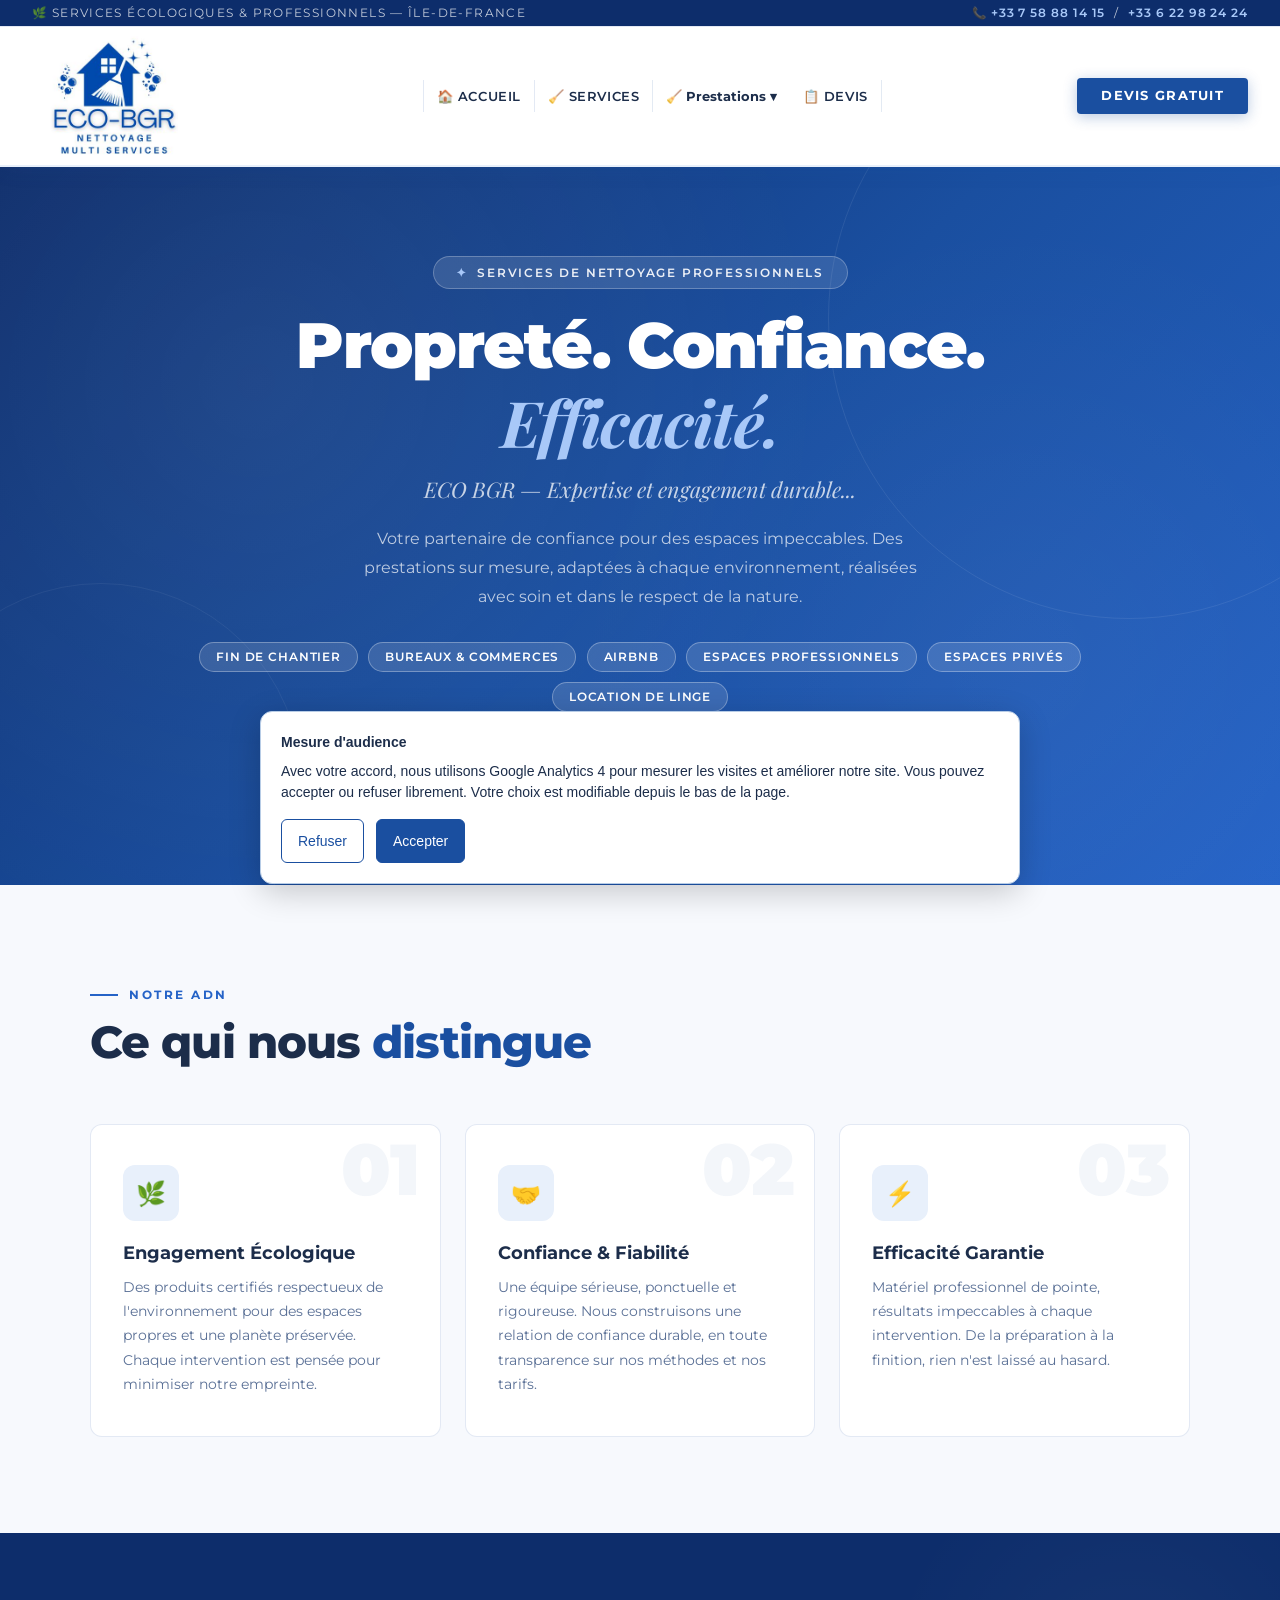
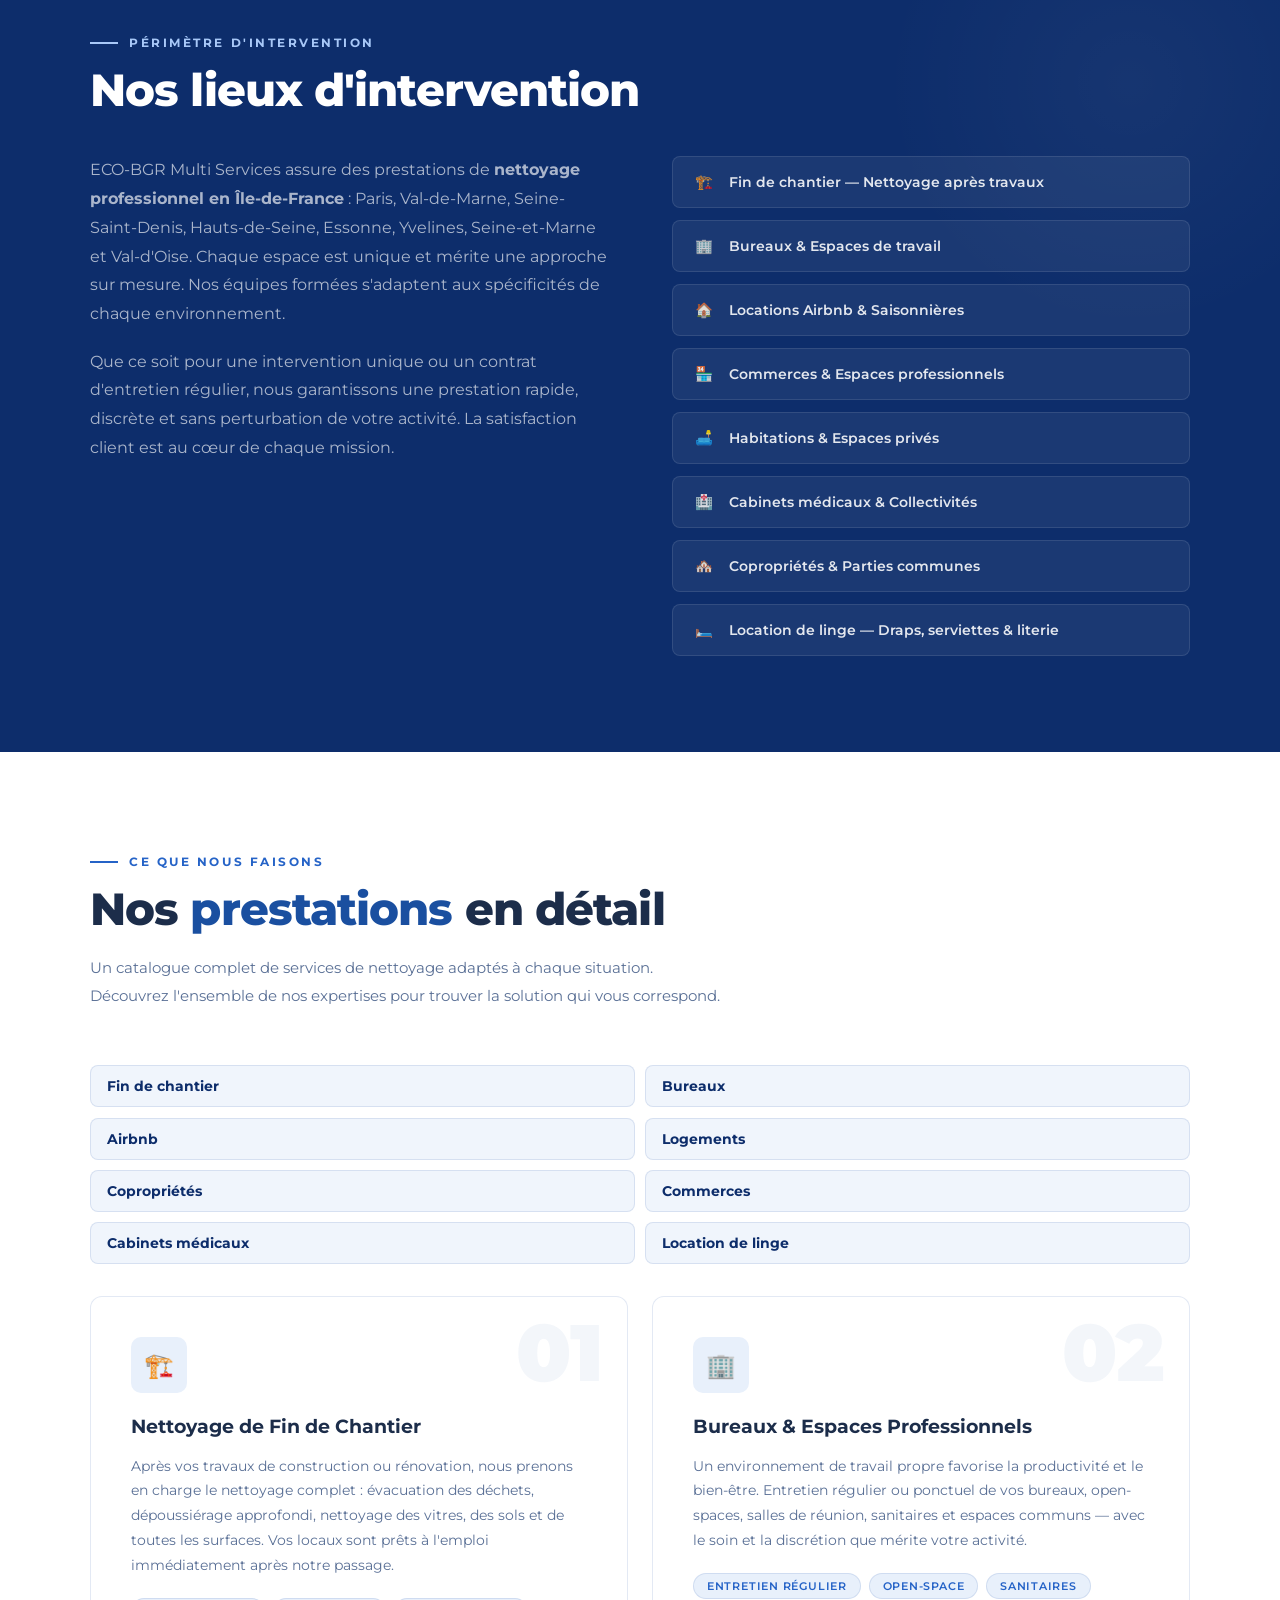
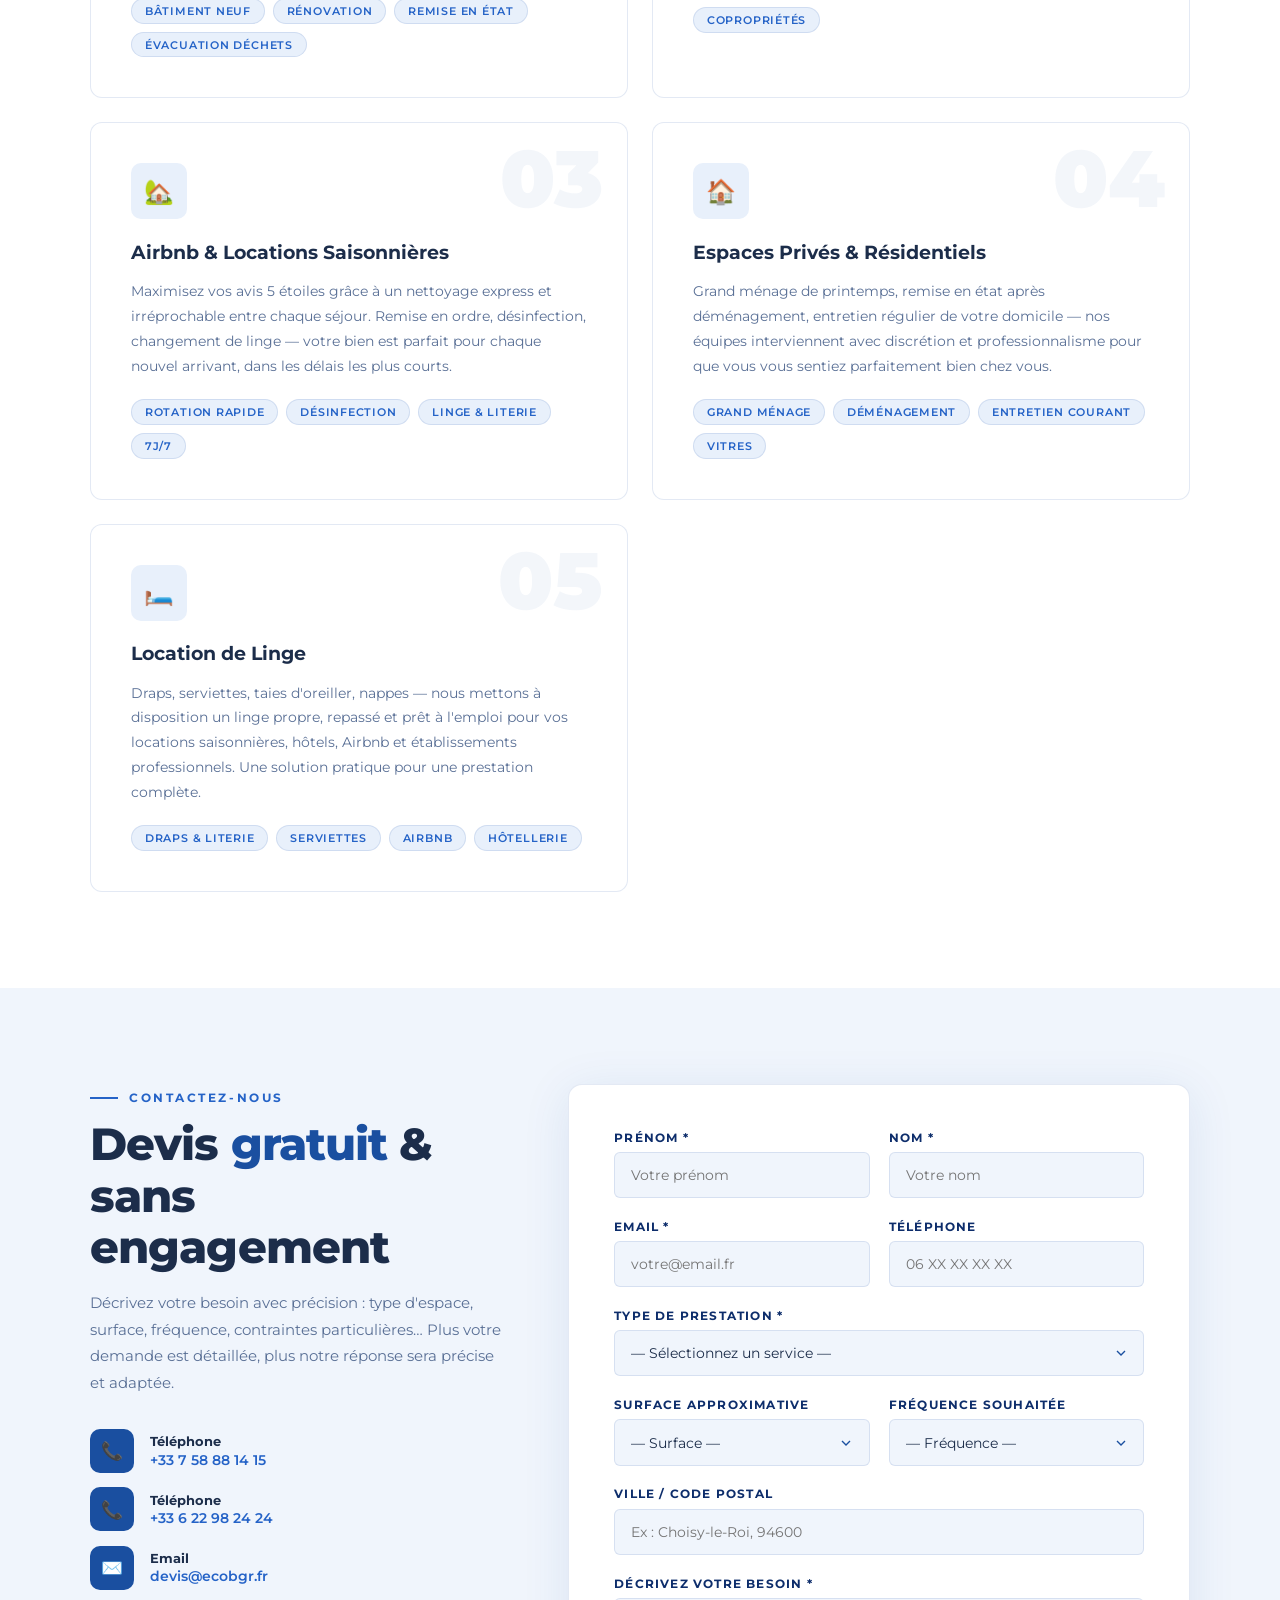
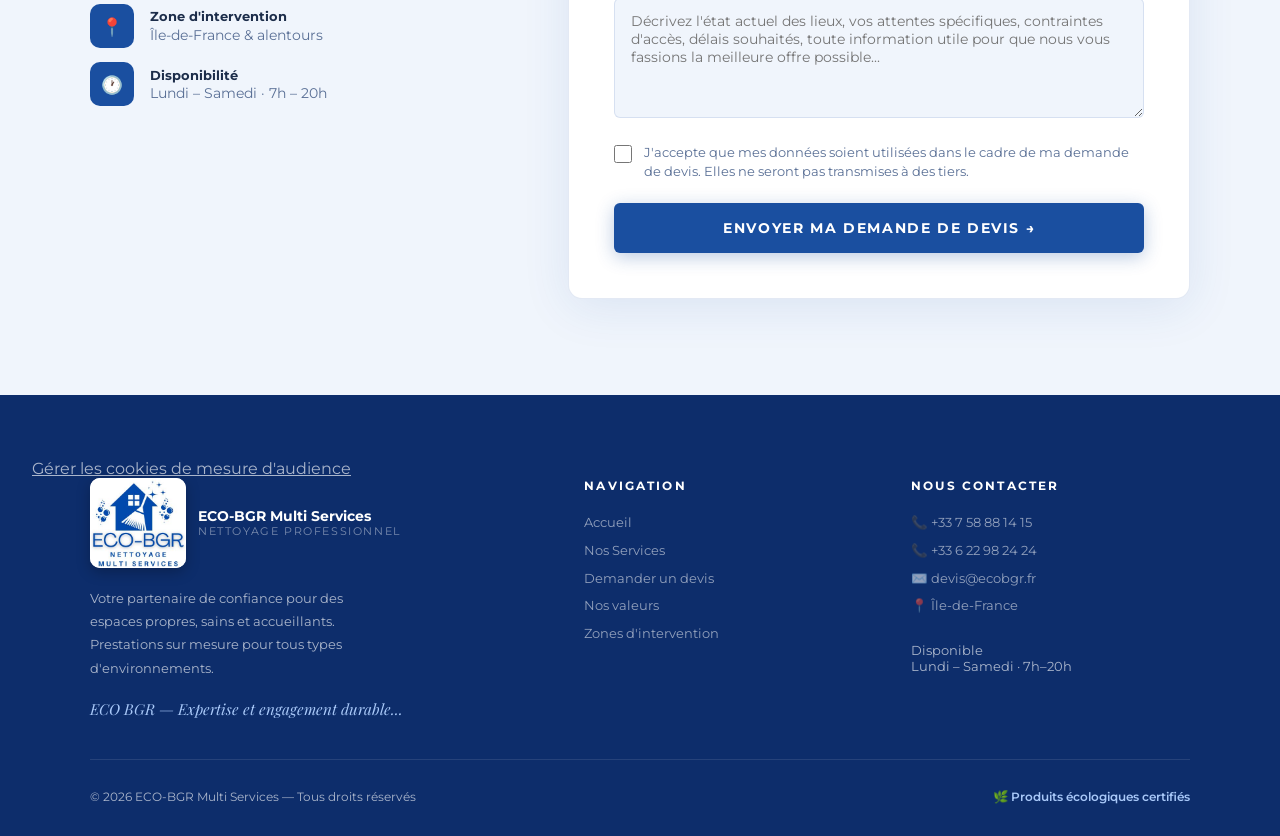
<file: index.html>
<!DOCTYPE html>
<!-- ECOBGR build: 20260511-v4 -->
<html lang="fr">
<head>
  <!-- Google Analytics 4 direct — chargé uniquement après consentement explicite. -->
  <script>
    window.dataLayer = window.dataLayer || [];
    function gtag(){window.dataLayer.push(arguments);}
    gtag('consent', 'default', {
      analytics_storage: 'denied',
      ad_storage: 'denied',
      ad_user_data: 'denied',
      ad_personalization: 'denied'
    });
    function ecobgrLoadAnalytics() {
      if (window.ecobgrGa4Loaded) return;
      window.ecobgrGa4Loaded = true;
      gtag('consent', 'update', { analytics_storage: 'granted' });
      gtag('js', new Date());
      gtag('config', 'G-D4Y0GD81PQ');
      var script = document.createElement('script');
      script.async = true;
      script.src = 'https://www.googletagmanager.com/gtag/js?id=G-D4Y0GD81PQ';
      document.head.appendChild(script);
    }
  </script>
  <meta charset="UTF-8"/>
  <meta name="viewport" content="width=device-width, initial-scale=1.0"/>
  <meta name="google-site-verification" content="yj0qRZgmsJh8ZFGZmru42TCmHGSxd94W1-dQCsKb7bg"/>
  <meta name="msvalidate.01" content="1198BB61E9AD6EBA1DFF5B7ADF732D19"/>
  <title>ECO-BGR Multi Services — Nettoyage Professionnel en Île-de-France</title>

  <!-- SEO de base -->
  <meta name="description" content="ECO-BGR Multi Services : nettoyage professionnel en Île-de-France. Fin de chantier, bureaux, Airbnb, résidentiel, copropriétés, location de linge. Devis gratuit — Lun–Sam 7h–20h."/>
  <meta name="robots" content="index, follow"/>
  <link rel="canonical" href="https://ecobgr.fr/"/>

  <!-- Open Graph -->
  <meta property="og:type" content="website"/>
  <meta property="og:url" content="https://ecobgr.fr/"/>
  <meta property="og:title" content="ECO-BGR Multi Services — Nettoyage Professionnel Île-de-France"/>
  <meta property="og:description" content="Nettoyage professionnel en Île-de-France : fin de chantier, bureaux, Airbnb, résidentiel, copropriétés. Devis gratuit sans engagement."/>
  <meta property="og:image" content="https://ecobgr.fr/logo.jpeg"/>
  <meta property="og:locale" content="fr_FR"/>

  <!-- Twitter Card -->
  <meta name="twitter:card" content="summary"/>
  <meta name="twitter:title" content="ECO-BGR Multi Services — Nettoyage Professionnel Île-de-France"/>
  <meta name="twitter:description" content="Nettoyage professionnel en Île-de-France : fin de chantier, bureaux, Airbnb, résidentiel. Devis gratuit."/>
  <meta name="twitter:image" content="https://ecobgr.fr/logo.jpeg"/>

  <!-- JSON-LD Schema.org -->
  <script type="application/ld+json">
  {
    "@context": "https://schema.org",
    "@type": "CleaningService",
    "name": "ECO-BGR Multi Services",
    "url": "https://ecobgr.fr/",
    "logo": "https://ecobgr.fr/logo.jpeg",
    "image": "https://ecobgr.fr/logo.jpeg",
    "description": "Entreprise de nettoyage professionnel en Île-de-France. Services : fin de chantier, bureaux et espaces professionnels, Airbnb et locations saisonnières, espaces résidentiels, copropriétés, location de linge.",
    "telephone": "+33758881415",
    "email": "devis@ecobgr.fr",
    "areaServed": [
      "Paris", "Val-de-Marne", "Seine-Saint-Denis", "Hauts-de-Seine",
      "Essonne", "Yvelines", "Seine-et-Marne", "Val-d'Oise"
    ],
    "openingHoursSpecification": [
      {
        "@type": "OpeningHoursSpecification",
        "dayOfWeek": ["Monday","Tuesday","Wednesday","Thursday","Friday","Saturday"],
        "opens": "07:00",
        "closes": "20:00"
      }
    ],
    "hasOfferCatalog": {
      "@type": "OfferCatalog",
      "name": "Services de nettoyage",
      "itemListElement": [
        {"@type": "Offer", "itemOffered": {"@type": "Service", "name": "Nettoyage fin de chantier"}},
        {"@type": "Offer", "itemOffered": {"@type": "Service", "name": "Nettoyage de bureaux et espaces professionnels"}},
        {"@type": "Offer", "itemOffered": {"@type": "Service", "name": "Nettoyage Airbnb et locations saisonnières"}},
        {"@type": "Offer", "itemOffered": {"@type": "Service", "name": "Nettoyage résidentiel et espaces privés"}},
        {"@type": "Offer", "itemOffered": {"@type": "Service", "name": "Nettoyage copropriétés et parties communes"}},
        {"@type": "Offer", "itemOffered": {"@type": "Service", "name": "Location de linge professionnel"}}
      ]
    },
    "priceRange": "€€",
    "currenciesAccepted": "EUR",
    "paymentAccepted": "Virement, Chèque, Espèces",
    "sameAs": []
  }
  </script>

  <!-- ECO-BGR : identité visuelle multiformat (SVG) -->
  <link rel="icon" type="image/x-icon" href="/favicon.ico"/>
  <link rel="icon" type="image/png" sizes="32x32" href="/favicon-32x32.png"/>
  
  
  <link rel="apple-touch-icon" sizes="192x192" href="/favicon-192x192.png"/>

  <link rel="preconnect" href="https://fonts.googleapis.com"/>
  <link rel="preconnect" href="https://fonts.gstatic.com" crossorigin/>
  <link rel="preload" as="image" href="/assets/brand/logo-original-cadre.svg"/>
  <link href="https://fonts.googleapis.com/css2?family=Montserrat:wght@400;600;700;800;900&family=Playfair+Display:ital,wght@0,700;1,400&display=swap" rel="stylesheet"/>
  <style>
    :root {
      --blue:       #1a4fa0;
      --blue-dark:  #0d2d6b;
      --blue-mid:   #2563c7;
      --blue-light: #4a90d9;
      --blue-pale:  #e8f0fb;
      --blue-ice:   #f0f5fc;
      --white:      #ffffff;
      --off-white:  #f7f9fd;
      --text:       #1c2d4a;
      --text-muted: #5a7096;
      --border:     rgba(26,79,160,0.12);
      --green-ok:   #0d6e3a;
      --green-pale: #e6f7ee;
    }
    * { margin:0; padding:0; box-sizing:border-box; }
    html { scroll-behavior:smooth; }
    body { font-family:"Montserrat",sans-serif; background:var(--white); color:var(--text); overflow-x:hidden; }

    /* ═══ HEADER ═══════════════════════════ */
    header {
      position:fixed; top:0; left:0; right:0; z-index:200;
      background:rgba(255,255,255,0.97);
      backdrop-filter:blur(12px);
      box-shadow:0 2px 20px rgba(26,79,160,0.1);
      border-bottom:2px solid var(--blue-pale);
    }
    .header-top {
      background:var(--blue-dark); padding:0.4rem 2rem;
      display:flex; justify-content:space-between; align-items:center;
    }
    .header-top span { color:rgba(255,255,255,0.75); font-size:0.72rem; letter-spacing:0.12em; text-transform:uppercase; }
    .header-top a { color:#a8c8f8; text-decoration:none; font-size:0.72rem; font-weight:600; letter-spacing:0.08em; transition:color .2s; }
    .header-top a:hover { color:#fff; }
    .nav-bar {
      background:#fff;
      display:grid; grid-template-columns:auto 1fr auto;
      align-items:center; padding:0 2rem;
      border-top:1px solid var(--border);
      min-height:140px;
    }
    .nav-logo img { height:130px; width:auto; display:block; object-fit:contain; filter:drop-shadow(0 4px 12px rgba(26,79,160,0.2)); }
    .nav-bar nav { display:flex; justify-content:center; gap:0; }
    .nav-bar nav a { text-decoration:none; color:var(--text); font-size:0.82rem; font-weight:600; letter-spacing:0.08em; text-transform:uppercase; padding:0.55rem 1.4rem; border-right:1px solid var(--border); transition:all .25s; }
    .nav-bar nav a:first-child { border-left:1px solid var(--border); }
    .nav-bar nav a:hover { color:var(--blue-mid); background:var(--blue-pale); }
    .nav-cta { background:var(--blue); color:#fff !important; padding:0.65rem 1.5rem; border-radius:4px; text-decoration:none; font-size:0.8rem; font-weight:700; letter-spacing:0.1em; text-transform:uppercase; box-shadow:0 3px 14px rgba(26,79,160,0.3); transition:all .3s; white-space:nowrap; }
    .nav-cta:hover { background:var(--blue-dark) !important; transform:translateY(-1px); }

    /* ═══ HERO ═══════════════════════════════ */
    #accueil { min-height:100vh; background:linear-gradient(135deg,var(--blue-dark) 0%,var(--blue) 50%,var(--blue-mid) 100%); display:flex; align-items:center; justify-content:center; position:relative; overflow:hidden; padding-top:200px; }
    .hero-pattern { position:absolute; inset:0; background-image:radial-gradient(circle at 20% 30%,rgba(255,255,255,0.06) 0%,transparent 50%),radial-gradient(circle at 80% 70%,rgba(255,255,255,0.04) 0%,transparent 40%); }
    .hero-circles { position:absolute; inset:0; overflow:hidden; }
    .hero-circles::before { content:""; position:absolute; width:600px; height:600px; border:1px solid rgba(255,255,255,0.08); border-radius:50%; top:-150px; right:-150px; }
    .hero-circles::after { content:""; position:absolute; width:400px; height:400px; border:1px solid rgba(255,255,255,0.06); border-radius:50%; bottom:-100px; left:-100px; }
    .hero-content { position:relative; z-index:2; text-align:center; max-width:860px; padding:0 2rem; animation:heroIn .9s ease both; }
    @keyframes heroIn { from{opacity:0;transform:translateY(28px);}to{opacity:1;transform:translateY(0);} }
    .hero-badge { display:inline-flex; align-items:center; gap:0.6rem; background:rgba(255,255,255,0.12); border:1px solid rgba(255,255,255,0.25); border-radius:100px; padding:0.5rem 1.4rem; color:rgba(255,255,255,0.9); font-size:0.75rem; letter-spacing:0.15em; text-transform:uppercase; font-weight:600; margin-bottom:2rem; animation:heroIn .9s ease 0.1s both; }
    .hero-badge::before { content:"✦"; color:#a8c8f8; }
    .hero-title { font-size:clamp(2.5rem,6vw,4.8rem); font-weight:900; color:#fff; line-height:1.05; letter-spacing:-0.02em; margin-bottom:1rem; animation:heroIn .9s ease 0.15s both; }
    .hero-title .accent { color:#a8c8f8; font-style:italic; font-family:"Playfair Display",serif; font-weight:700; }
    .hero-slogan { font-family:"Playfair Display",serif; font-style:italic; font-size:clamp(1rem,2.2vw,1.35rem); color:rgba(255,255,255,0.75); margin-bottom:2rem; animation:heroIn .9s ease 0.2s both; }
    .hero-desc { font-size:1rem; color:rgba(255,255,255,0.7); line-height:1.8; max-width:580px; margin:0 auto 2.5rem; animation:heroIn .9s ease 0.25s both; }
    .hero-chips { display:flex; flex-wrap:wrap; gap:0.65rem; justify-content:center; margin-bottom:3rem; animation:heroIn .9s ease 0.3s both; }
    .chip { background:rgba(255,255,255,0.13); border:1px solid rgba(255,255,255,0.3); color:#fff; font-size:0.75rem; font-weight:600; letter-spacing:0.07em; padding:0.4rem 1rem; border-radius:100px; text-transform:uppercase; }
    .hero-btns { display:flex; gap:1rem; justify-content:center; flex-wrap:wrap; animation:heroIn .9s ease 0.35s both; }
    .btn-white { background:#fff; color:var(--blue-dark); padding:1rem 2.5rem; font-size:0.85rem; font-weight:700; letter-spacing:0.1em; text-transform:uppercase; text-decoration:none; border-radius:4px; box-shadow:0 6px 24px rgba(0,0,0,0.2); transition:all .3s; }
    .btn-white:hover { transform:translateY(-2px); box-shadow:0 10px 32px rgba(0,0,0,0.25); }
    .btn-ghost { border:2px solid rgba(255,255,255,0.5); color:#fff; padding:1rem 2.5rem; font-size:0.85rem; font-weight:600; letter-spacing:0.1em; text-transform:uppercase; text-decoration:none; border-radius:4px; transition:all .3s; }
    .btn-ghost:hover { background:rgba(255,255,255,0.1); border-color:#fff; transform:translateY(-2px); }
    .hero-scroll { position:absolute; bottom:2.5rem; left:50%; transform:translateX(-50%); display:flex; flex-direction:column; align-items:center; gap:0.5rem; color:rgba(255,255,255,0.45); font-size:0.65rem; letter-spacing:0.2em; text-transform:uppercase; animation:scrollBounce 2s ease infinite; }
    @keyframes scrollBounce { 0%,100%{transform:translateX(-50%) translateY(0);}50%{transform:translateX(-50%) translateY(7px);} }
    .scroll-bar { width:1px; height:44px; background:linear-gradient(to bottom,rgba(255,255,255,0.4),transparent); }

    /* ═══ SECTIONS BASE ═══════════════════ */
    section { padding:96px 2rem; }
    .container { max-width:1100px; margin:0 auto; }
    .section-eyebrow { display:inline-flex; align-items:center; gap:0.7rem; color:var(--blue-mid); font-size:0.72rem; font-weight:700; letter-spacing:0.22em; text-transform:uppercase; margin-bottom:0.9rem; }
    .section-eyebrow::before { content:""; width:28px; height:2px; background:var(--blue-mid); }
    .section-title { font-size:clamp(1.8rem,3.5vw,2.8rem); font-weight:800; line-height:1.15; color:var(--text); margin-bottom:1.2rem; letter-spacing:-0.02em; }
    .section-title .blue { color:var(--blue); }

    /* ═══ VALEURS ═════════════════════════ */
    #valeurs { background:var(--off-white); }
    .valeurs-header { max-width:600px; margin-bottom:3.5rem; }
    .valeurs-grid { display:grid; grid-template-columns:repeat(3,1fr); gap:1.5rem; }
    .valeur-card { background:var(--white); border:1px solid var(--border); border-radius:12px; padding:2.5rem 2rem; position:relative; overflow:hidden; transition:all .35s; }
    .valeur-card::before { content:""; position:absolute; top:0;left:0;right:0; height:4px; background:linear-gradient(90deg,var(--blue),var(--blue-light)); transform:scaleX(0); transition:transform .35s; }
    .valeur-card:hover { transform:translateY(-5px); box-shadow:0 16px 40px rgba(26,79,160,0.12); }
    .valeur-card:hover::before { transform:scaleX(1); }
    .valeur-num { font-size:4.5rem; font-weight:900; color:rgba(26,79,160,0.05); position:absolute; top:0.5rem;right:1.2rem; line-height:1; }
    .valeur-icon { width:56px;height:56px; background:var(--blue-pale); border-radius:12px; display:flex;align-items:center;justify-content:center; font-size:1.5rem; margin-bottom:1.2rem; }
    .valeur-title { font-size:1.15rem; font-weight:700; color:var(--text); margin-bottom:0.7rem; }
    .valeur-text { font-size:0.87rem; color:var(--text-muted); line-height:1.75; }

    /* ═══ ZONES ═══════════════════════════ */
    #zones { background:var(--blue-dark); position:relative; overflow:hidden; }
    #zones::before { content:""; position:absolute; width:500px;height:500px; background:radial-gradient(circle,rgba(255,255,255,0.04) 0%,transparent 70%); border-radius:50%; top:-100px;right:-100px; }
    #zones .section-eyebrow { color:#a8c8f8; }
    #zones .section-eyebrow::before { background:#a8c8f8; }
    #zones .section-title { color:#fff; }
    .zones-wrap { display:grid; grid-template-columns:1fr 1fr; gap:4rem; align-items:start; margin-top:2.5rem; }
    .zones-desc { font-size:0.97rem; color:rgba(255,255,255,0.65); line-height:1.85; }
    .zones-list { display:grid; gap:0.75rem; }
    .zone-row { display:flex; align-items:center; gap:1rem; background:rgba(255,255,255,0.06); border:1px solid rgba(255,255,255,0.1); border-radius:8px; padding:1rem 1.4rem; transition:all .3s; }
    .zone-row:hover { background:rgba(255,255,255,0.12); border-color:rgba(168,200,248,0.4); transform:translateX(6px); }
    .zone-icon { font-size:1.3rem; flex-shrink:0; }
    .zone-row span { font-size:0.9rem; font-weight:600; color:rgba(255,255,255,0.88); }

    /* ═══ SERVICES ════════════════════════ */
    #nos-services { background:#fff; }
    .services-intro { max-width:640px; margin-bottom:3.5rem; }
    .services-intro p { font-size:0.95rem; color:var(--text-muted); line-height:1.8; }
    .services-grid { display:grid; grid-template-columns:repeat(2,1fr); gap:1.5rem; }
    .service-card { border:1px solid var(--border); border-radius:12px; padding:2.5rem; position:relative; overflow:hidden; transition:all .4s; background:#fff; }
    .service-card:hover { background:var(--blue-dark); border-color:var(--blue-dark); transform:translateY(-4px); box-shadow:0 20px 48px rgba(13,45,107,0.2); }
    .service-card:hover .service-title, .service-card:hover .service-body { color:#fff; }
    .service-card:hover .service-num { color:rgba(255,255,255,0.06); }
    .service-card:hover .svc-icon { background:rgba(255,255,255,0.12); }
    .service-card:hover .stag { background:rgba(255,255,255,0.12); color:#a8c8f8; border-color:rgba(255,255,255,0.2); }
    .service-num { position:absolute; top:1rem;right:1.5rem; font-size:5rem; font-weight:900; color:rgba(26,79,160,0.05); line-height:1; transition:color .4s; }
    .svc-icon { width:56px;height:56px; background:var(--blue-pale); border-radius:10px; display:flex;align-items:center;justify-content:center; font-size:1.5rem; margin-bottom:1.3rem; transition:background .4s; }
    .service-title { font-size:1.2rem; font-weight:700; color:var(--text); margin-bottom:0.9rem; line-height:1.3; transition:color .4s; }
    .service-body { font-size:0.87rem; color:var(--text-muted); line-height:1.78; margin-bottom:1.3rem; transition:color .4s; }
    .service-tags { display:flex; flex-wrap:wrap; gap:0.5rem; }
    .stag { font-size:0.7rem; font-weight:600; letter-spacing:0.07em; text-transform:uppercase; padding:0.3rem 0.8rem; border-radius:100px; background:var(--blue-pale); color:var(--blue-mid); border:1px solid var(--border); transition:all .4s; }

    /* ═══ DEVIS ═══════════════════════════ */
    #devis { background:var(--blue-ice); }
    .devis-wrap { display:grid; grid-template-columns:1fr 1.5fr; gap:4rem; align-items:start; }
    .devis-left .section-title { margin-bottom:1rem; }
    .devis-left p { font-size:0.93rem; color:var(--text-muted); line-height:1.8; margin-bottom:2rem; }
    .contact-list { display:flex; flex-direction:column; gap:0.9rem; }
    .contact-row { display:flex; align-items:center; gap:1rem; font-size:0.87rem; color:var(--text-muted); }
    .c-icon { width:44px;height:44px; background:var(--blue); border-radius:10px; display:flex;align-items:center;justify-content:center; font-size:1.1rem; flex-shrink:0; }
    .contact-row strong { display:block; color:var(--text); font-size:0.8rem; font-weight:700; margin-bottom:0.15rem; }
    .contact-row a { color:var(--blue-mid); text-decoration:none; font-weight:600; }
    .devis-form { background:#fff; border-radius:14px; padding:2.8rem; box-shadow:0 8px 48px rgba(26,79,160,0.1); border:1px solid var(--border); }
    .form-row { display:grid; grid-template-columns:1fr 1fr; gap:1.2rem; }
    .fg { margin-bottom:1.3rem; }
    .fg label { display:block; font-size:0.75rem; font-weight:700; letter-spacing:0.1em; text-transform:uppercase; color:var(--blue-dark); margin-bottom:0.45rem; }
    .fg input,.fg select,.fg textarea { width:100%; padding:0.82rem 1rem; background:var(--blue-ice); border:1.5px solid var(--border); border-radius:6px; font-family:"Montserrat",sans-serif; font-size:0.88rem; color:var(--text); outline:none; transition:border-color .3s,background .3s; -webkit-appearance:none; }
    .fg input:focus,.fg select:focus,.fg textarea:focus { border-color:var(--blue); background:#fff; }
    .fg select { background-image:url("data:image/svg+xml,%3Csvg xmlns='http://www.w3.org/2000/svg' viewBox='0 0 24 24' fill='none' stroke='%231a4fa0' stroke-width='2'%3E%3Cpolyline points='6 9 12 15 18 9'/%3E%3C/svg%3E"); background-repeat:no-repeat; background-position:right 0.9rem center; background-size:16px; padding-right:2.4rem; cursor:pointer; }
    .fg textarea { resize:vertical; min-height:120px; }
    .form-check { display:flex; align-items:flex-start; gap:0.75rem; margin-bottom:1.4rem; }
    .form-check input { width:18px;height:18px;margin-top:2px;flex-shrink:0;accent-color:var(--blue); }
    .form-check label { font-size:0.8rem; color:var(--text-muted); line-height:1.5; }
    .submit-btn { width:100%; padding:1.05rem; background:var(--blue); color:#fff; border:none; border-radius:6px; font-family:"Montserrat",sans-serif; font-size:0.85rem; font-weight:700; letter-spacing:0.12em; text-transform:uppercase; cursor:pointer; transition:all .3s; box-shadow:0 4px 18px rgba(26,79,160,0.3); }
    .submit-btn:hover { background:var(--blue-dark); transform:translateY(-2px); box-shadow:0 8px 28px rgba(26,79,160,0.4); }
    .submit-btn:disabled { background:#94a3b8; cursor:not-allowed; transform:none; box-shadow:none; }

    /* ═══ POPUP CONFIRMATION ══════════════ */
    .popup-overlay {
      position:fixed; inset:0; z-index:9999;
      background:rgba(10,20,50,0.6);
      backdrop-filter:blur(6px);
      display:flex; align-items:center; justify-content:center;
      opacity:0; pointer-events:none;
      transition:opacity .35s ease;
    }
    .popup-overlay.active { opacity:1; pointer-events:all; }
    .popup-box {
      background:#fff;
      border-radius:20px;
      padding:3rem 2.8rem;
      max-width:480px; width:90%;
      text-align:center;
      box-shadow:0 30px 80px rgba(10,20,50,0.3);
      transform:translateY(30px) scale(0.95);
      transition:transform .4s cubic-bezier(0.34,1.56,0.64,1);
      position:relative;
    }
    .popup-overlay.active .popup-box { transform:translateY(0) scale(1); }
    .popup-icon {
      width:80px; height:80px;
      background:var(--green-pale);
      border-radius:50%;
      display:flex; align-items:center; justify-content:center;
      font-size:2.5rem;
      margin:0 auto 1.5rem;
      animation:popIn .5s cubic-bezier(0.34,1.56,0.64,1) both;
    }
    @keyframes popIn { from{transform:scale(0);}to{transform:scale(1);} }
    .popup-title { font-size:1.5rem; font-weight:800; color:var(--green-ok); margin-bottom:0.8rem; letter-spacing:-0.02em; }
    .popup-msg { font-size:0.92rem; color:var(--text-muted); line-height:1.75; margin-bottom:0.6rem; }
    .popup-detail { font-size:0.82rem; color:var(--text-muted); margin-bottom:2rem; }
    .popup-detail strong { color:var(--blue); }
    .popup-close {
      background:var(--blue); color:#fff;
      border:none; border-radius:8px;
      padding:0.85rem 2.5rem;
      font-family:"Montserrat",sans-serif;
      font-size:0.85rem; font-weight:700;
      letter-spacing:0.1em; text-transform:uppercase;
      cursor:pointer; transition:all .3s;
      box-shadow:0 4px 16px rgba(26,79,160,0.3);
    }
    .popup-close:hover { background:var(--blue-dark); transform:translateY(-1px); }
    .popup-x {
      position:absolute; top:1rem; right:1.2rem;
      background:none; border:none;
      font-size:1.4rem; color:#94a3b8;
      cursor:pointer; line-height:1;
      transition:color .2s;
    }
    .popup-x:hover { color:var(--text); }

    /* ═══ POPUP ERREUR ════════════════════ */
    .popup-box.error .popup-icon { background:#fff0f0; }
    .popup-box.error .popup-title { color:#c0392b; }

    /* ═══ LOADING SPINNER ════════════════ */
    .spinner {
      display:inline-block;
      width:18px; height:18px;
      border:2px solid rgba(255,255,255,0.4);
      border-top-color:#fff;
      border-radius:50%;
      animation:spin .7s linear infinite;
      vertical-align:middle;
      margin-right:0.5rem;
    }
    @keyframes spin { to{transform:rotate(360deg);} }

    /* ═══ FOOTER ══════════════════════════ */
    footer { background:var(--blue-dark); color:rgba(255,255,255,0.65); padding:4rem 2rem 2rem; }
    .footer-inner { max-width:1100px; margin:0 auto; }
    .footer-top { display:grid; grid-template-columns:1.6fr 1fr 1fr; gap:3rem; padding-bottom:2.5rem; border-bottom:1px solid rgba(255,255,255,0.1); }
    .footer-brand { display:flex; flex-direction:column; gap:1.2rem; }
    .footer-logo { display:flex; align-items:center; gap:0.75rem; }
    .footer-logo img { height:90px; width:auto; border-radius:10px; background:#fff; box-shadow:0 4px 14px rgba(0,0,0,0.25); }
    .footer-logo-text { font-size:0.88rem; font-weight:700; color:#fff; line-height:1.3; }
    .footer-logo-sub { font-size:0.67rem; color:rgba(255,255,255,0.45); letter-spacing:0.15em; text-transform:uppercase; }
    .footer-desc { font-size:0.83rem; line-height:1.75; max-width:280px; }
    .footer-slogan { font-family:"Playfair Display",serif; font-style:italic; color:#a8c8f8; font-size:0.95rem; }
    .footer-col h4 { font-size:0.75rem; letter-spacing:0.18em; text-transform:uppercase; color:#fff; font-weight:700; margin-bottom:1.2rem; }
    .footer-col ul { list-style:none; }
    .footer-col li { margin-bottom:0.55rem; }
    .footer-col a { text-decoration:none; color:rgba(255,255,255,0.55); font-size:0.83rem; transition:color .25s; }
    .footer-col a:hover { color:#a8c8f8; }
    .footer-bottom { display:flex; justify-content:space-between; align-items:center; padding-top:1.8rem; font-size:0.77rem; }
    .eco-tag { display:flex; align-items:center; gap:0.5rem; color:#a8c8f8; font-size:0.77rem; font-weight:600; }

    /* ═══ SCROLL REVEAL ═══════════════════ */
    .reveal { opacity:0; transform:translateY(22px); transition:opacity .7s ease,transform .7s ease; }
    .reveal.visible { opacity:1; transform:translateY(0); }
    .d1{transition-delay:.08s;} .d2{transition-delay:.16s;} .d3{transition-delay:.24s;} .d4{transition-delay:.32s;}

    /* ═══ RESPONSIVE ══════════════════════ */
    @media(max-width:900px){
      .header-top{padding:0.4rem 1rem;flex-direction:column;gap:0.2rem;text-align:center;}
      .nav-bar{display:flex;flex-direction:column;align-items:center;padding:0.7rem 1rem;gap:0.5rem;min-height:unset;}
      .nav-logo img{height:120px;}
      .nav-bar nav{flex-wrap:wrap;justify-content:center;gap:0.25rem;}
      .nav-bar nav a{font-size:0.75rem;padding:0.4rem 0.7rem;}
      .nav-cta{font-size:0.75rem;padding:0.5rem 1.2rem;}
      #accueil{padding-top:350px;}
      .valeurs-grid{grid-template-columns:1fr;}
      .zones-wrap{grid-template-columns:1fr;gap:2rem;}
      .services-grid{grid-template-columns:1fr;}
      .devis-wrap{grid-template-columns:1fr;gap:2.5rem;}
      .form-row{grid-template-columns:1fr;}
      .footer-top{grid-template-columns:1fr;gap:2rem;}
      .footer-bottom{flex-direction:column;gap:.5rem;text-align:center;}
    }

/* ECOBGR-SEO-01 — navigation et liens vers les nouvelles pages */
.services-menu{position:relative;align-self:center;font-size:.82rem;font-weight:700;color:var(--text);}
.services-menu summary{cursor:pointer;list-style:none;padding:.65rem .8rem;white-space:nowrap;}
.services-menu summary::-webkit-details-marker{display:none;}
.services-menu summary:after{content:" ▾";}
.services-menu-panel{position:absolute;top:100%;left:0;min-width:235px;z-index:400;background:white;border:1px solid var(--border);border-radius:9px;box-shadow:0 15px 30px rgba(13,45,107,.15);display:flex;flex-direction:column;padding:.45rem;}
.services-menu-panel a{display:block;padding:.65rem .8rem;color:var(--text);font-size:.79rem;letter-spacing:normal;text-transform:none;text-decoration:none;}
.services-menu-panel a:hover,.services-menu-panel a:focus{background:var(--blue-pale);color:var(--blue-dark);}
.service-detail-links{display:grid;grid-template-columns:repeat(2,minmax(0,1fr));gap:.65rem;margin:1.3rem 0 2rem;}
.service-detail-links a{padding:.75rem 1rem;border:1px solid var(--border);border-radius:8px;text-decoration:none;color:var(--blue-dark);font-weight:700;background:var(--blue-ice);font-size:.85rem;}
.service-detail-links a:hover,.service-detail-links a:focus{background:var(--blue-pale);}
@media(max-width:900px){.services-menu-panel{left:auto;right:0;max-width:calc(100vw - 2rem)}.service-detail-links{grid-template-columns:1fr}}

    /* ECOBGR-UX-02 — Header compact et accueil sans espace vide */
    header{position:sticky;top:0;left:auto;right:auto;}
    .header-top{padding:.38rem clamp(1rem,3vw,2rem);}
    .nav-bar{max-width:1480px;margin:0 auto;min-height:96px;padding:.45rem clamp(1rem,3vw,2rem);grid-template-columns:250px minmax(0,1fr) auto;column-gap:1.5rem;}
    .nav-logo{display:flex;align-items:center;width:250px;max-width:100%;}
    .nav-logo img{display:block;width:100%;height:auto;max-height:86px;object-fit:contain;filter:none;}
    .nav-bar nav{min-width:0;align-items:center;flex-wrap:wrap;row-gap:.2rem;}
    .nav-bar nav a{padding:.5rem .8rem;letter-spacing:.045em;}
    .services-menu{align-self:center;}
    #accueil{min-height:0;padding:clamp(4rem,7vw,6rem) 1.5rem clamp(4.5rem,7vw,6rem);scroll-margin-top:0;}
    .hero-content{max-width:1000px;padding:0 1rem;}
    .hero-badge{margin-bottom:1.3rem;}
    .hero-title{font-size:clamp(2.2rem,5vw,4.4rem);line-height:1.1;margin-bottom:1.1rem;}
    .hero-title-main{display:block;white-space:nowrap;}
    .hero-title .accent{display:block;margin-top:.1em;}
    .hero-slogan{margin-bottom:1.4rem;}
    .hero-desc{margin-bottom:1.9rem;}
    .hero-chips{margin-bottom:2rem;}
    .hero-scroll{display:none;}
    section:not(#accueil){scroll-margin-top:125px;}
    @media(max-width:1050px){
      .nav-bar{grid-template-columns:205px minmax(0,1fr) auto;column-gap:.65rem;min-height:86px;}
      .nav-logo{width:205px;}
      .nav-bar nav a{font-size:.74rem;padding:.45rem .55rem;}
      .nav-cta{padding:.75rem .9rem;}
    }
    @media(max-width:900px){
      .header-top{flex-direction:row;flex-wrap:wrap;justify-content:center;gap:.35rem 1rem;}
      .nav-bar{display:flex;flex-direction:row;flex-wrap:wrap;justify-content:space-between;align-items:center;gap:.55rem;padding:.6rem 1rem;min-height:0;}
      .nav-logo{width:190px;}
      .nav-logo img{width:100%;height:auto;max-height:72px;}
      .nav-bar nav{flex:1 1 330px;justify-content:center;flex-wrap:wrap;gap:.15rem;}
      .nav-bar nav a{font-size:.72rem;padding:.45rem .5rem;}
      .nav-cta{font-size:.72rem;padding:.65rem .85rem;}
      #accueil{padding:4rem 1rem 4.5rem;}
      .hero-content{padding:0;}
      .hero-title{font-size:clamp(2rem,6.4vw,3.8rem);}
      section:not(#accueil){scroll-margin-top:185px;}
    }
    @media(max-width:600px){
      .header-top span{font-size:.62rem;letter-spacing:.04em;}
      .nav-logo{width:160px;}
      .nav-bar nav{order:3;flex:1 1 100%;justify-content:center;}
      .nav-bar nav a{font-size:.69rem;padding:.4rem .45rem;border-right:0;}
      .nav-bar nav a:first-child{border-left:0;}
      .nav-cta{margin-left:auto;}
      .services-menu summary{padding:.4rem .3rem;}
      .hero-badge{font-size:.62rem;letter-spacing:.07em;padding:.5rem .8rem;}
      .hero-title{font-size:clamp(2rem,8.3vw,3.1rem);}
      .hero-title-main{white-space:normal;}
      .hero-slogan{font-size:1rem;}
      .hero-desc{font-size:.92rem;line-height:1.7;}
      .hero-chips{gap:.4rem;}
      .chip{font-size:.65rem;padding:.35rem .65rem;}
      .hero-btns{gap:.7rem;}
      .btn-white,.btn-ghost{width:100%;max-width:340px;text-align:center;padding:.85rem 1rem;font-size:.75rem;}
      section:not(#accueil){scroll-margin-top:205px;}
    }
    @media(prefers-reduced-motion:reduce){
      .hero-content,.hero-badge,.hero-title,.hero-slogan,.hero-desc,.hero-chips,.hero-btns{animation:none;}
    }

/* ECOBGR-BRAND-FIX — conserver le logo carré original sans modifier le dessin */
.nav-bar{grid-template-columns:155px minmax(0,1fr) auto;min-height:105px;}
.nav-logo{width:155px;max-width:100%;justify-content:flex-start;}
.nav-logo img{width:118px;height:96px;max-height:96px;object-fit:contain;filter:none;}
@media(max-width:1050px){.nav-bar{grid-template-columns:132px minmax(0,1fr) auto;}.nav-logo{width:132px}.nav-logo img{width:112px;height:88px;max-height:88px}}
@media(max-width:900px){.nav-logo{width:122px}.nav-logo img{width:105px;height:84px;max-height:84px}}
@media(max-width:600px){.nav-logo{width:108px}.nav-logo img{width:95px;height:77px;max-height:77px}}

/* ECOBGR-UX-03 : logo original agrandi, sans retoucher son dessin */
.nav-bar{grid-template-columns:195px minmax(0,1fr) auto;min-height:134px;}
.nav-logo{width:195px;height:130px;overflow:hidden;display:flex;align-items:center;justify-content:center;}
.nav-logo img{display:block;width:190px;height:190px;max-height:none;object-fit:contain;flex-shrink:0;filter:none;}
@media(max-width:1050px){.nav-bar{grid-template-columns:170px minmax(0,1fr) auto;min-height:120px;}.nav-logo{width:170px;height:115px}.nav-logo img{width:168px;height:168px;max-height:none}}
@media(max-width:900px){.nav-bar{min-height:0}.nav-logo{width:155px;height:105px}.nav-logo img{width:155px;height:155px;max-height:none}}
@media(max-width:600px){.nav-logo{width:130px;height:90px}.nav-logo img{width:130px;height:130px;max-height:none}}

/* ECOBGR-UX-04 : affichage du logo original recadré */
.nav-logo{width:185px;height:123px;overflow:visible;justify-content:flex-start}
.nav-logo img{width:164px;height:120px;max-height:120px;object-fit:contain}
@media(max-width:1050px){.nav-logo{width:165px;height:110px}.nav-logo img{width:148px;height:108px;max-height:108px}}
@media(max-width:900px){.nav-logo{width:150px;height:104px}.nav-logo img{width:139px;height:102px;max-height:102px}}
@media(max-width:600px){.nav-logo{width:126px;height:88px}.nav-logo img{width:118px;height:86px;max-height:86px}}
  </style>
  <style>
    .analytics-consent { position: fixed; left: 1rem; right: 1rem; bottom: 1rem; z-index: 9999; max-width: 760px; margin: auto; background: #fff; color: #1c2d4a; border: 1px solid #b7cce6; border-radius: 12px; padding: 1.25rem; box-shadow: 0 8px 32px rgba(0,0,0,.2); font: 14px/1.5 Arial,sans-serif; }
    .analytics-consent[hidden] { display: none !important; }
    .analytics-consent p { margin: .5rem 0 1rem; }
    .analytics-consent-actions { display: flex; gap: .75rem; flex-wrap: wrap; }
    .analytics-consent button { border: 1px solid #1a4fa0; border-radius: 6px; padding: .65rem 1rem; font: inherit; cursor: pointer; min-height: 42px; }
    .analytics-consent .analytics-accept { color: white; background: #1a4fa0; }
    .analytics-consent .analytics-reject { color: #1a4fa0; background: white; }
    .analytics-consent-manage { background: none; color: inherit; border: 0; text-decoration: underline; cursor: pointer; font: inherit; }
  </style>
</head>
<body>
<aside id="analytics-consent" class="analytics-consent" role="dialog" aria-label="Choix des cookies de mesure d'audience" hidden>
  <strong>Mesure d'audience</strong>
  <p>Avec votre accord, nous utilisons Google Analytics 4 pour mesurer les visites et améliorer notre site. Vous pouvez accepter ou refuser librement. Votre choix est modifiable depuis le bas de la page.</p>
  <div class="analytics-consent-actions">
    <button class="analytics-reject" type="button" id="analytics-reject">Refuser</button>
    <button class="analytics-accept" type="button" id="analytics-accept">Accepter</button>
  </div>
</aside>
<script>
  (function() {
    var key = 'ecobgr_analytics_consent_v1';
    var banner = document.getElementById('analytics-consent');
    function getChoice() {
      try { return localStorage.getItem(key); } catch (e) { return null; }
    }
    function setChoice(choice) {
      try { localStorage.setItem(key, choice); } catch (e) { /* affichage sur prochaine visite */ }
      banner.hidden = true;
      if (choice === 'accepted') ecobgrLoadAnalytics();
      else if (window.ecobgrGa4Loaded) {
        gtag('consent', 'update', { analytics_storage: 'denied' });
        /* Déjà chargé : le retrait du consentement empêche les mesures suivantes. */
      }
    }
    document.getElementById('analytics-accept').addEventListener('click', function() { setChoice('accepted'); });
    document.getElementById('analytics-reject').addEventListener('click', function() { setChoice('rejected'); });
    window.ecobgrOpenAnalyticsPreferences = function() { banner.hidden = false; };
    var choice = getChoice();
    if (choice === 'accepted') ecobgrLoadAnalytics();
    else if (choice !== 'rejected') banner.hidden = false;
  })();
</script>

<!-- ══ POPUP CONFIRMATION ══ -->
<div class="popup-overlay" id="popupOverlay">
  <div class="popup-box" id="popupBox">
    <button class="popup-x" onclick="closePopup()">✕</button>
    <div class="popup-icon" id="popupIcon">✅</div>
    <h2 class="popup-title" id="popupTitle">Demande envoyée !</h2>
    <p class="popup-msg" id="popupMsg">
      Votre demande de devis a bien été transmise à notre équipe.
    </p>
    <p class="popup-detail" id="popupDetail" style="display:none"></p>
    <button class="popup-close" onclick="closePopup()">Parfait, merci !</button>
  </div>
</div>

<!-- ══ HEADER ══ -->
<header>
  <div class="header-top">
    <span>🌿 Services Écologiques & Professionnels — Île-de-France</span>
    <span><a href="tel:+33758881415">📞 +33 7 58 88 14 15</a> &nbsp;/&nbsp; <a href="tel:+33622982424">+33 6 22 98 24 24</a></span>
  </div>
  <div class="nav-bar">
    <a class="nav-logo" href="#accueil" aria-label="ECO-BGR : accueil"><img src="/assets/brand/logo-original-cadre.svg" alt="ECO-BGR Nettoyage Multi Services" width="500" height="500" fetchpriority="high"/></a>
    <nav>
      <a href="#accueil">🏠 Accueil</a>
      <a href="#nos-services">🧹 Services</a>
      <details class="services-menu"><summary>🧹 Prestations</summary><div class="services-menu-panel"><a href="/services/nettoyage-fin-chantier/">Fin de chantier</a>
<a href="/services/nettoyage-bureaux/">Bureaux</a>
<a href="/services/nettoyage-airbnb/">Airbnb</a>
<a href="/services/nettoyage-residentiel/">Logements</a>
<a href="/services/nettoyage-coproprietes/">Copropriétés</a>
<a href="/services/nettoyage-commerces/">Commerces</a>
<a href="/services/nettoyage-cabinets-medicaux/">Cabinets médicaux</a>
<a href="/services/location-linge/">Location de linge</a></div></details>
      <a href="#devis">📋 Devis</a>
    </nav>
    <a href="#devis" class="nav-cta">Devis gratuit</a>
  </div>
</header>

<!-- ══ HERO ══ -->
<section id="accueil">
  <div class="hero-pattern"></div>
  <div class="hero-circles"></div>
  <div class="hero-content">
    <div class="hero-badge">Services de nettoyage professionnels</div>
    <h1 class="hero-title"><span class="hero-title-main">Propreté. Confiance.</span><span class="accent">Efficacité.</span></h1>
    <p class="hero-slogan">ECO BGR — Expertise et engagement durable...</p>
    <p class="hero-desc">Votre partenaire de confiance pour des espaces impeccables. Des prestations sur mesure, adaptées à chaque environnement, réalisées avec soin et dans le respect de la nature.</p>
    <div class="hero-chips">
      <span class="chip">Fin de chantier</span>
      <span class="chip">Bureaux & Commerces</span>
      <span class="chip">Airbnb</span>
      <span class="chip">Espaces professionnels</span>
      <span class="chip">Espaces privés</span>
      <span class="chip">Location de linge</span>
    </div>
    <div class="hero-btns">
      <a href="#devis" class="btn-white">Demander un devis gratuit</a>
      <a href="#nos-services" class="btn-ghost">Découvrir nos services</a>
    </div>
  </div>
  <div class="hero-scroll"><div class="scroll-bar"></div><span>Défiler</span></div>
</section>

<!-- ══ VALEURS ══ -->
<section id="valeurs">
  <div class="container">
    <div class="valeurs-header reveal">
      <div class="section-eyebrow">Notre ADN</div>
      <h2 class="section-title">Ce qui nous <span class="blue">distingue</span></h2>
    </div>
    <div class="valeurs-grid">
      <div class="valeur-card reveal d1"><div class="valeur-num">01</div><div class="valeur-icon">🌿</div><h3 class="valeur-title">Engagement Écologique</h3><p class="valeur-text">Des produits certifiés respectueux de l'environnement pour des espaces propres et une planète préservée. Chaque intervention est pensée pour minimiser notre empreinte.</p></div>
      <div class="valeur-card reveal d2"><div class="valeur-num">02</div><div class="valeur-icon">🤝</div><h3 class="valeur-title">Confiance & Fiabilité</h3><p class="valeur-text">Une équipe sérieuse, ponctuelle et rigoureuse. Nous construisons une relation de confiance durable, en toute transparence sur nos méthodes et nos tarifs.</p></div>
      <div class="valeur-card reveal d3"><div class="valeur-num">03</div><div class="valeur-icon">⚡</div><h3 class="valeur-title">Efficacité Garantie</h3><p class="valeur-text">Matériel professionnel de pointe, résultats impeccables à chaque intervention. De la préparation à la finition, rien n'est laissé au hasard.</p></div>
    </div>
  </div>
</section>

<!-- ══ ZONES ══ -->
<section id="zones">
  <div class="container">
    <div class="reveal">
      <div class="section-eyebrow">Périmètre d'intervention</div>
      <h2 class="section-title">Nos lieux d'intervention</h2>
    </div>
    <div class="zones-wrap">
      <div class="reveal d1">
        <p class="zones-desc">ECO-BGR Multi Services assure des prestations de <strong>nettoyage professionnel en Île-de-France</strong> : Paris, Val-de-Marne, Seine-Saint-Denis, Hauts-de-Seine, Essonne, Yvelines, Seine-et-Marne et Val-d'Oise. Chaque espace est unique et mérite une approche sur mesure. Nos équipes formées s'adaptent aux spécificités de chaque environnement.</p>
        <br/>
        <p class="zones-desc">Que ce soit pour une intervention unique ou un contrat d'entretien régulier, nous garantissons une prestation rapide, discrète et sans perturbation de votre activité. La satisfaction client est au cœur de chaque mission.</p>
      </div>
      <div class="zones-list reveal d2">
        <div class="zone-row"><span class="zone-icon">🏗️</span><span>Fin de chantier — Nettoyage après travaux</span></div>
        <div class="zone-row"><span class="zone-icon">🏢</span><span>Bureaux & Espaces de travail</span></div>
        <div class="zone-row"><span class="zone-icon">🏠</span><span>Locations Airbnb & Saisonnières</span></div>
        <div class="zone-row"><span class="zone-icon">🏪</span><span>Commerces & Espaces professionnels</span></div>
        <div class="zone-row"><span class="zone-icon">🛋️</span><span>Habitations & Espaces privés</span></div>
        <div class="zone-row"><span class="zone-icon">🏥</span><span>Cabinets médicaux & Collectivités</span></div>
        <div class="zone-row"><span class="zone-icon">🏘️</span><span>Copropriétés & Parties communes</span></div>
        <div class="zone-row"><span class="zone-icon">🛏️</span><span>Location de linge — Draps, serviettes & literie</span></div>
      </div>
    </div>
  </div>
</section>

<!-- ══ SERVICES ══ -->
<section id="nos-services">
  <div class="container">
    <div class="services-intro reveal">
      <div class="section-eyebrow">Ce que nous faisons</div>
      <h2 class="section-title">Nos <span class="blue">prestations</span> en détail</h2>
      <p>Un catalogue complet de services de nettoyage adaptés à chaque situation. Découvrez l'ensemble de nos expertises pour trouver la solution qui vous correspond.</p>
    </div>
    <div class="service-detail-links" aria-label="Découvrir toutes nos prestations"><a href="/services/nettoyage-fin-chantier/">Fin de chantier</a>
<a href="/services/nettoyage-bureaux/">Bureaux</a>
<a href="/services/nettoyage-airbnb/">Airbnb</a>
<a href="/services/nettoyage-residentiel/">Logements</a>
<a href="/services/nettoyage-coproprietes/">Copropriétés</a>
<a href="/services/nettoyage-commerces/">Commerces</a>
<a href="/services/nettoyage-cabinets-medicaux/">Cabinets médicaux</a>
<a href="/services/location-linge/">Location de linge</a></div>
    <div class="services-grid">
      <div class="service-card reveal d1"><div class="service-num">01</div><div class="svc-icon">🏗️</div><h3 class="service-title">Nettoyage de Fin de Chantier</h3><p class="service-body">Après vos travaux de construction ou rénovation, nous prenons en charge le nettoyage complet : évacuation des déchets, dépoussiérage approfondi, nettoyage des vitres, des sols et de toutes les surfaces. Vos locaux sont prêts à l'emploi immédiatement après notre passage.</p><div class="service-tags"><span class="stag">Bâtiment neuf</span><span class="stag">Rénovation</span><span class="stag">Remise en état</span><span class="stag">Évacuation déchets</span></div></div>
      <div class="service-card reveal d2"><div class="service-num">02</div><div class="svc-icon">🏢</div><h3 class="service-title">Bureaux & Espaces Professionnels</h3><p class="service-body">Un environnement de travail propre favorise la productivité et le bien-être. Entretien régulier ou ponctuel de vos bureaux, open-spaces, salles de réunion, sanitaires et espaces communs — avec le soin et la discrétion que mérite votre activité.</p><div class="service-tags"><span class="stag">Entretien régulier</span><span class="stag">Open-space</span><span class="stag">Sanitaires</span><span class="stag">Copropriétés</span></div></div>
      <div class="service-card reveal d3"><div class="service-num">03</div><div class="svc-icon">🏡</div><h3 class="service-title">Airbnb & Locations Saisonnières</h3><p class="service-body">Maximisez vos avis 5 étoiles grâce à un nettoyage express et irréprochable entre chaque séjour. Remise en ordre, désinfection, changement de linge — votre bien est parfait pour chaque nouvel arrivant, dans les délais les plus courts.</p><div class="service-tags"><span class="stag">Rotation rapide</span><span class="stag">Désinfection</span><span class="stag">Linge & Literie</span><span class="stag">7j/7</span></div></div>
      <div class="service-card reveal d4"><div class="service-num">04</div><div class="svc-icon">🏠</div><h3 class="service-title">Espaces Privés & Résidentiels</h3><p class="service-body">Grand ménage de printemps, remise en état après déménagement, entretien régulier de votre domicile — nos équipes interviennent avec discrétion et professionnalisme pour que vous vous sentiez parfaitement bien chez vous.</p><div class="service-tags"><span class="stag">Grand ménage</span><span class="stag">Déménagement</span><span class="stag">Entretien courant</span><span class="stag">Vitres</span></div></div>
      <div class="service-card reveal d1"><div class="service-num">05</div><div class="svc-icon">🛏️</div><h3 class="service-title">Location de Linge</h3><p class="service-body">Draps, serviettes, taies d'oreiller, nappes — nous mettons à disposition un linge propre, repassé et prêt à l'emploi pour vos locations saisonnières, hôtels, Airbnb et établissements professionnels. Une solution pratique pour une prestation complète.</p><div class="service-tags"><span class="stag">Draps & Literie</span><span class="stag">Serviettes</span><span class="stag">Airbnb</span><span class="stag">Hôtellerie</span></div></div>
    </div>
  </div>
</section>

<!-- ══ DEVIS ══ -->
<section id="devis">
  <div class="container">
    <div class="devis-wrap">
      <div class="devis-left reveal">
        <div class="section-eyebrow">Contactez-nous</div>
        <h2 class="section-title">Devis <span class="blue">gratuit</span> & sans engagement</h2>
        <p>Décrivez votre besoin avec précision : type d'espace, surface, fréquence, contraintes particulières… Plus votre demande est détaillée, plus notre réponse sera précise et adaptée.</p>
        <div class="contact-list">
          <div class="contact-row"><div class="c-icon">📞</div><div><strong>Téléphone</strong><a href="tel:+33758881415">+33 7 58 88 14 15</a></div></div>
          <div class="contact-row"><div class="c-icon">📞</div><div><strong>Téléphone</strong><a href="tel:+33622982424">+33 6 22 98 24 24</a></div></div>
          <div class="contact-row"><div class="c-icon">✉️</div><div><strong>Email</strong><a href="mailto:devis@ecobgr.fr">devis@ecobgr.fr</a></div></div>
          <div class="contact-row"><div class="c-icon">📍</div><div><strong>Zone d'intervention</strong>Île-de-France & alentours</div></div>
          <div class="contact-row"><div class="c-icon">🕐</div><div><strong>Disponibilité</strong>Lundi – Samedi · 7h – 20h</div></div>
        </div>
      </div>
      <div class="devis-form reveal d2">
        <form id="devisForm" novalidate>
        <!-- Honeypot anti-spam : invisible pour les humains, rempli par les bots -->
        <div style="display:none !important;position:absolute;left:-9999px;" aria-hidden="true">
          <label for="ecobgr_hp">Ne pas remplir</label>
          <input type="text" id="ecobgr_hp" name="ecobgr_hp" tabindex="-1" autocomplete="off" aria-hidden="true"/>
          <input type="hidden" id="form_time" name="form_time"/>
        </div>
        <div class="form-row">
          <div class="fg"><label>Prénom *</label><input type="text" id="prenom" name="prenom" placeholder="Votre prénom" required/></div>
          <div class="fg"><label>Nom *</label><input type="text" id="nom" name="nom" placeholder="Votre nom" required/></div>
        </div>
        <div class="form-row">
          <div class="fg"><label>Email *</label><input type="email" id="email" name="email" placeholder="votre@email.fr" required/></div>
          <div class="fg"><label>Téléphone</label><input type="tel" id="tel" name="tel" placeholder="06 XX XX XX XX"/></div>
        </div>
        <div class="fg">
          <label>Type de prestation *</label>
          <select id="type" name="type" required>
            <option value="">— Sélectionnez un service —</option>
            <option value="Nettoyage fin de chantier">Nettoyage fin de chantier</option>
            <option value="Bureaux / Espaces professionnels">Bureaux / Espaces professionnels</option>
            <option value="Airbnb / Location saisonnière">Airbnb / Location saisonnière</option>
            <option value="Espace privé / Résidentiel">Espace privé / Résidentiel</option>
            <option value="Cabinet médical / Collectivité">Cabinet médical / Collectivité</option>
            <option value="Copropriété / Parties communes">Copropriété / Parties communes</option>
            <option value="Location de linge">Location de linge</option>
            <option value="Autre prestation">Autre prestation</option>
          </select>
        </div>
        <div class="form-row">
          <div class="fg">
            <label>Surface approximative</label>
            <select id="surface" name="surface"><option value="">— Surface —</option><option value="Moins de 50 m²">Moins de 50 m²</option><option value="50 – 100 m²">50 – 100 m²</option><option value="100 – 250 m²">100 – 250 m²</option><option value="250 – 500 m²">250 – 500 m²</option><option value="Plus de 500 m²">Plus de 500 m²</option></select>
          </div>
          <div class="fg">
            <label>Fréquence souhaitée</label>
            <select id="freq" name="freq"><option value="">— Fréquence —</option><option value="Intervention unique">Intervention unique</option><option value="Hebdomadaire">Hebdomadaire</option><option value="Bi-hebdomadaire">Bi-hebdomadaire</option><option value="Mensuel">Mensuel</option><option value="À définir ensemble">À définir ensemble</option></select>
          </div>
        </div>
        <div class="fg"><label>Ville / Code postal</label><input type="text" id="adresse" name="adresse" placeholder="Ex : Choisy-le-Roi, 94600"/></div>
        <div class="fg">
          <label>Décrivez votre besoin *</label>
          <textarea id="message" name="message" placeholder="Décrivez l'état actuel des lieux, vos attentes spécifiques, contraintes d'accès, délais souhaités, toute information utile pour que nous vous fassions la meilleure offre possible..." required></textarea>
        </div>
        <div class="form-check">
          <input type="checkbox" id="rgpd" name="rgpd" required/>
          <label for="rgpd">J'accepte que mes données soient utilisées dans le cadre de ma demande de devis. Elles ne seront pas transmises à des tiers.</label>
        </div>
        <button type="submit" class="submit-btn" id="submitBtn">
          Envoyer ma demande de devis →
        </button>
        </form>
      </div>
    </div>
  </div>
</section>

<!-- ══ FOOTER ══ -->
<footer>
  <button type="button" class="analytics-consent-manage" onclick="ecobgrOpenAnalyticsPreferences()">Gérer les cookies de mesure d'audience</button>
  <div class="footer-inner">
    <div class="footer-top">
      <div class="footer-brand">
        <div class="footer-logo">
          <img src="/assets/brand/logo-original-cadre.svg" alt="Logo ECO-BGR Multi Services"/>
          <div><div class="footer-logo-text">ECO-BGR Multi Services</div><div class="footer-logo-sub">Nettoyage Professionnel</div></div>
        </div>
        <p class="footer-desc">Votre partenaire de confiance pour des espaces propres, sains et accueillants. Prestations sur mesure pour tous types d'environnements.</p>
        <span class="footer-slogan">ECO BGR — Expertise et engagement durable...</span>
      </div>
      <div class="footer-col">
        <h4>Navigation</h4>
        <ul>
          <li><a href="#accueil">Accueil</a></li>
          <li><a href="#nos-services">Nos Services</a></li>
          <li><a href="#devis">Demander un devis</a></li>
          <li><a href="#valeurs">Nos valeurs</a></li>
          <li><a href="#zones">Zones d'intervention</a></li>
        </ul>
      </div>
      <div class="footer-col">
        <h4>Nous contacter</h4>
        <ul>
          <li><a href="tel:+33758881415">📞 +33 7 58 88 14 15</a></li>
          <li><a href="tel:+33622982424">📞 +33 6 22 98 24 24</a></li>
          <li><a href="mailto:devis@ecobgr.fr">✉️ devis@ecobgr.fr</a></li>
          <li><a href="#zones">📍 Île-de-France</a></li>
        </ul>
        <br/>
        <p style="font-size:.82rem;">Disponible<br>Lundi – Samedi · 7h–20h</p>
      </div>
    </div>
    <div class="footer-bottom">
      <span>© 2026 ECO-BGR Multi Services — Tous droits réservés</span>
      <div class="eco-tag">🌿 Produits écologiques certifiés</div>
    </div>
  </div>
</footer>

<script>
  // ── Config envoi ─────────────────────────────────────────────────
  const DEVIS_ENDPOINT = "send_devis.php";

  // Initialiser form_time dès le chargement (anti-spam délai)
  document.addEventListener("DOMContentLoaded", function() {
    const ft = document.getElementById("form_time");
    if (ft) ft.value = Math.floor(Date.now() / 1000);
  });

  // ── Popup helpers ────────────────────────────────────────────────
  function showPopup(success, emailAddr, errMsg) {
    const overlay = document.getElementById("popupOverlay");
    const box     = document.getElementById("popupBox");
    const icon    = document.getElementById("popupIcon");
    const title   = document.getElementById("popupTitle");
    const msg     = document.getElementById("popupMsg");
    const detail  = document.getElementById("popupDetail");

    if (success) {
      box.classList.remove("error");
      title.style.color = "";
      icon.textContent  = "✅";
      title.textContent = "Demande envoyée avec succès !";
      msg.textContent   = "Votre demande de devis a bien été transmise à notre équipe ECO-BGR.";
      if (emailAddr) {
        detail.innerHTML = "Un email de confirmation a été envoyé à <strong>" +
          emailAddr.replace(/&/g,"&amp;").replace(/</g,"&lt;").replace(/>/g,"&gt;") +
          "</strong>.";
        detail.style.display = "block";
      } else {
        detail.innerHTML = "";
        detail.style.display = "none";
      }
    } else {
      box.classList.add("error");
      icon.textContent  = "❌";
      title.style.color = "#c0392b";
      title.textContent = "Erreur d'envoi";
      msg.textContent   = errMsg || "Une erreur est survenue. Veuillez réessayer ou nous contacter directement au +33 7 58 88 14 15 ou +33 6 22 98 24 24.";
      detail.innerHTML  = "";
      detail.style.display = "none";
    }

    overlay.classList.add("active");
    document.body.style.overflow = "hidden";
  }

  function closePopup() {
    document.getElementById("popupOverlay").classList.remove("active");
    document.body.style.overflow = "";
  }

  // Fermer en cliquant sur le fond
  document.getElementById("popupOverlay").addEventListener("click", function(e) {
    if (e.target === this) closePopup();
  });

  // Fermer avec Échap
  document.addEventListener("keydown", e => { if(e.key === "Escape") closePopup(); });

  // ── Envoi du formulaire ──────────────────────────────────────────
  document.getElementById("devisForm").addEventListener("submit", async function(e) {
    e.preventDefault();

    // Lecture native depuis le <form> — plus fiable sur mobile
    const form    = e.target;
    const get     = name => (form.elements[name]?.value || "").trim();
    const rgpd    = form.elements["rgpd"]?.checked;

    const prenom  = get("prenom");
    const nom     = get("nom");
    const email   = get("email");
    const tel     = get("tel");
    const type    = get("type");
    const surface = get("surface");
    const freq    = get("freq");
    const adresse = get("adresse");
    const message = get("message");

    // Validation RGPD
    if (!rgpd) { alert("Merci d'accepter l'utilisation de vos données."); return; }

    // Afficher spinner
    const btn = document.getElementById("submitBtn");
    btn.disabled = true;
    btn.innerHTML = '<span class="spinner"></span>Envoi en cours...';

    // FormData depuis le <form> : capture tous les champs natifs
    // incluant rgpd (checkbox), form_time (anti-spam) et website (honeypot)
    const data = new FormData(form);
    // Combiner prénom + nom dans un seul champ "nom" attendu par PHP
    data.set("nom", (prenom + " " + nom).trim());
    data.delete("prenom"); // évite que PHP lise prénom séparément et crée un doublon

    try {
      const res  = await fetch(DEVIS_ENDPOINT, { method: "POST", body: data });
      const text = await res.text();
      let result;
      try { result = JSON.parse(text); }
      catch(e) {
        console.error("Réponse non-JSON (status=" + res.status + "):", text);
        throw new Error("Réponse serveur invalide. Veuillez réessayer.");
      }
      if (result.success === true) {
        btn.innerHTML = "✓ Demande envoyée";
        btn.style.background = "#0d6e3a";
        showPopup(true, result.confirmation === true ? email : null);
      } else {
        console.error("Erreur serveur:", result);
        throw new Error(result.message || "Erreur d'envoi");
      }
    } catch (err) {
      console.error("Erreur envoi devis:", err.message);
      btn.disabled = false;
      btn.innerHTML = "Envoyer ma demande de devis →";
      showPopup(false, null, err.message);
    }
  });

  // ── Scroll reveal ────────────────────────────────────────────────
  const obs = new IntersectionObserver(entries => {
    entries.forEach(e => { if(e.isIntersecting){ e.target.classList.add("visible"); obs.unobserve(e.target); } });
  }, { threshold: 0.1 });
  document.querySelectorAll(".reveal").forEach(el => obs.observe(el));

  // ── Smooth scroll ────────────────────────────────────────────────
  document.querySelectorAll("a[href^=\"#\"]").forEach(a => {
    a.addEventListener("click", e => {
      e.preventDefault();
      const t = document.querySelector(a.getAttribute("href"));
      if(t) window.scrollTo({ top: t.getBoundingClientRect().top + scrollY - 130, behavior:"smooth" });
    });
  });
</script>
</body>
</html>
</file>
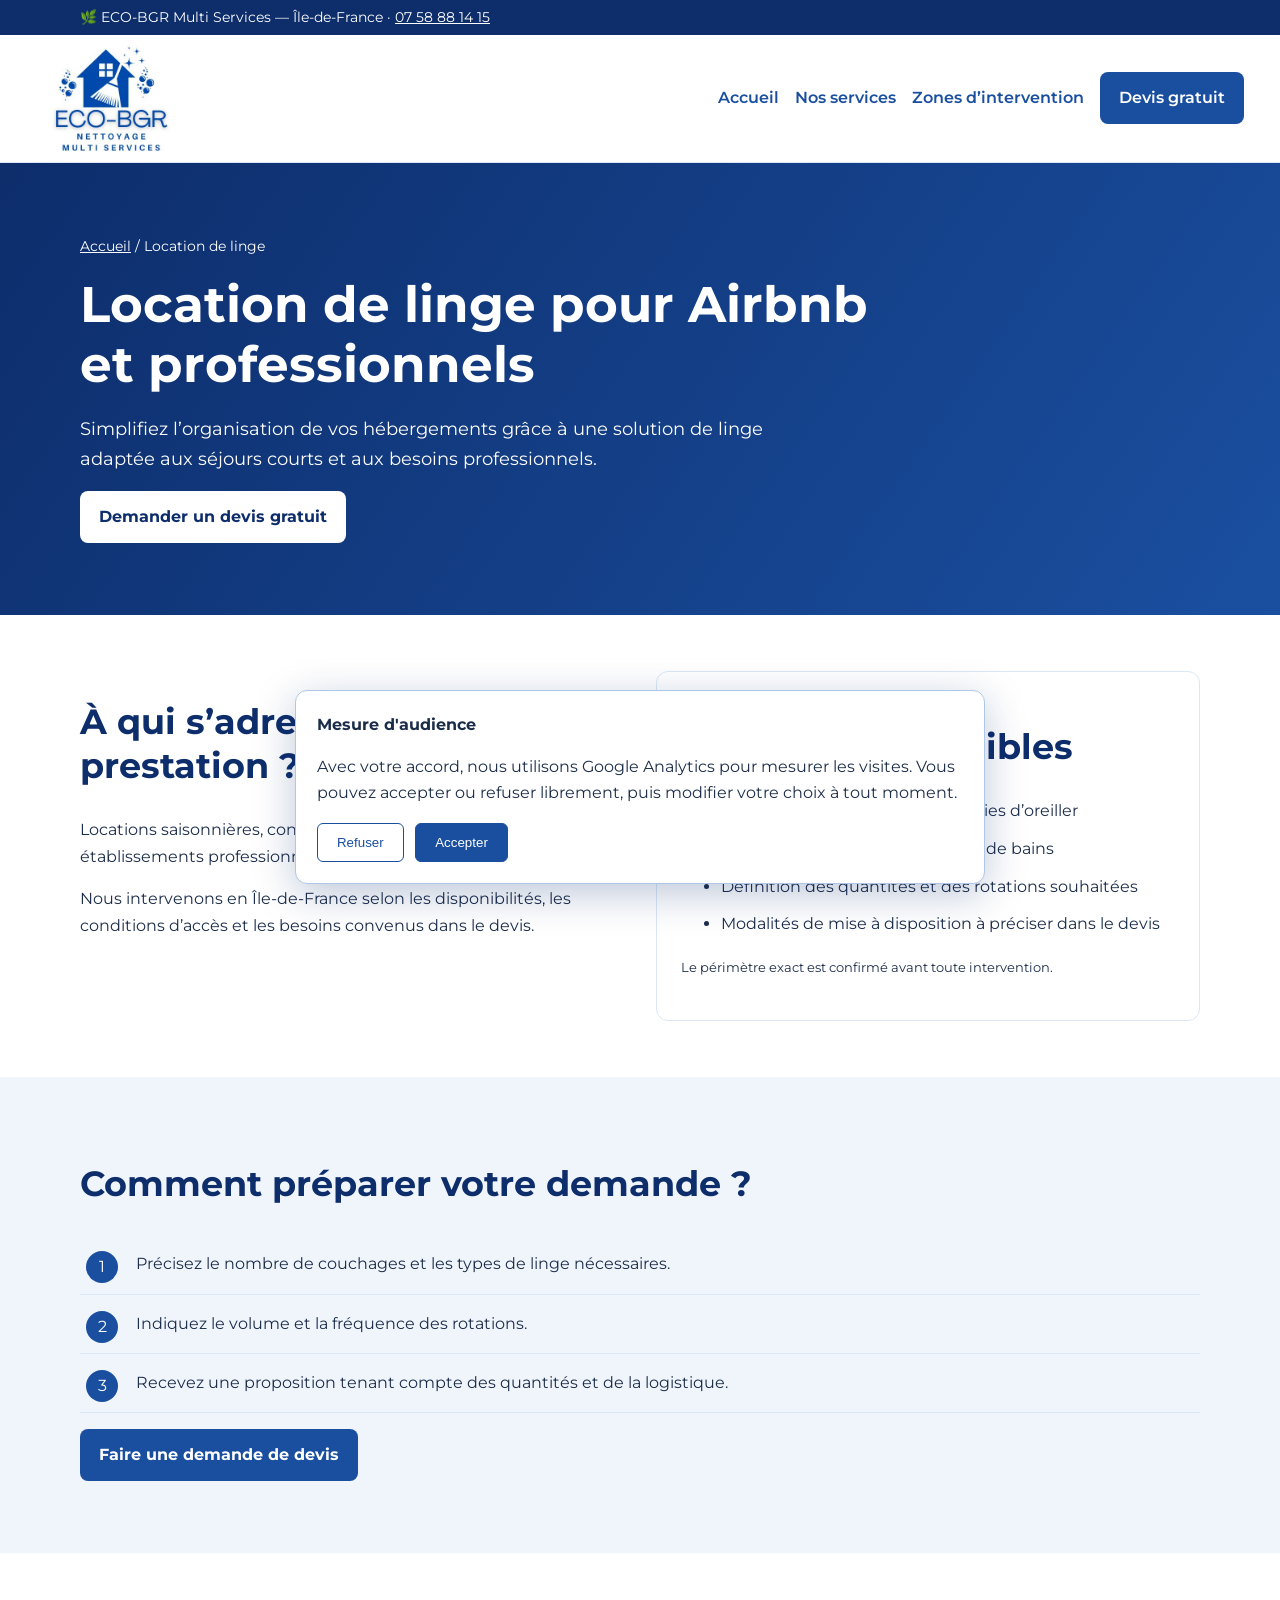
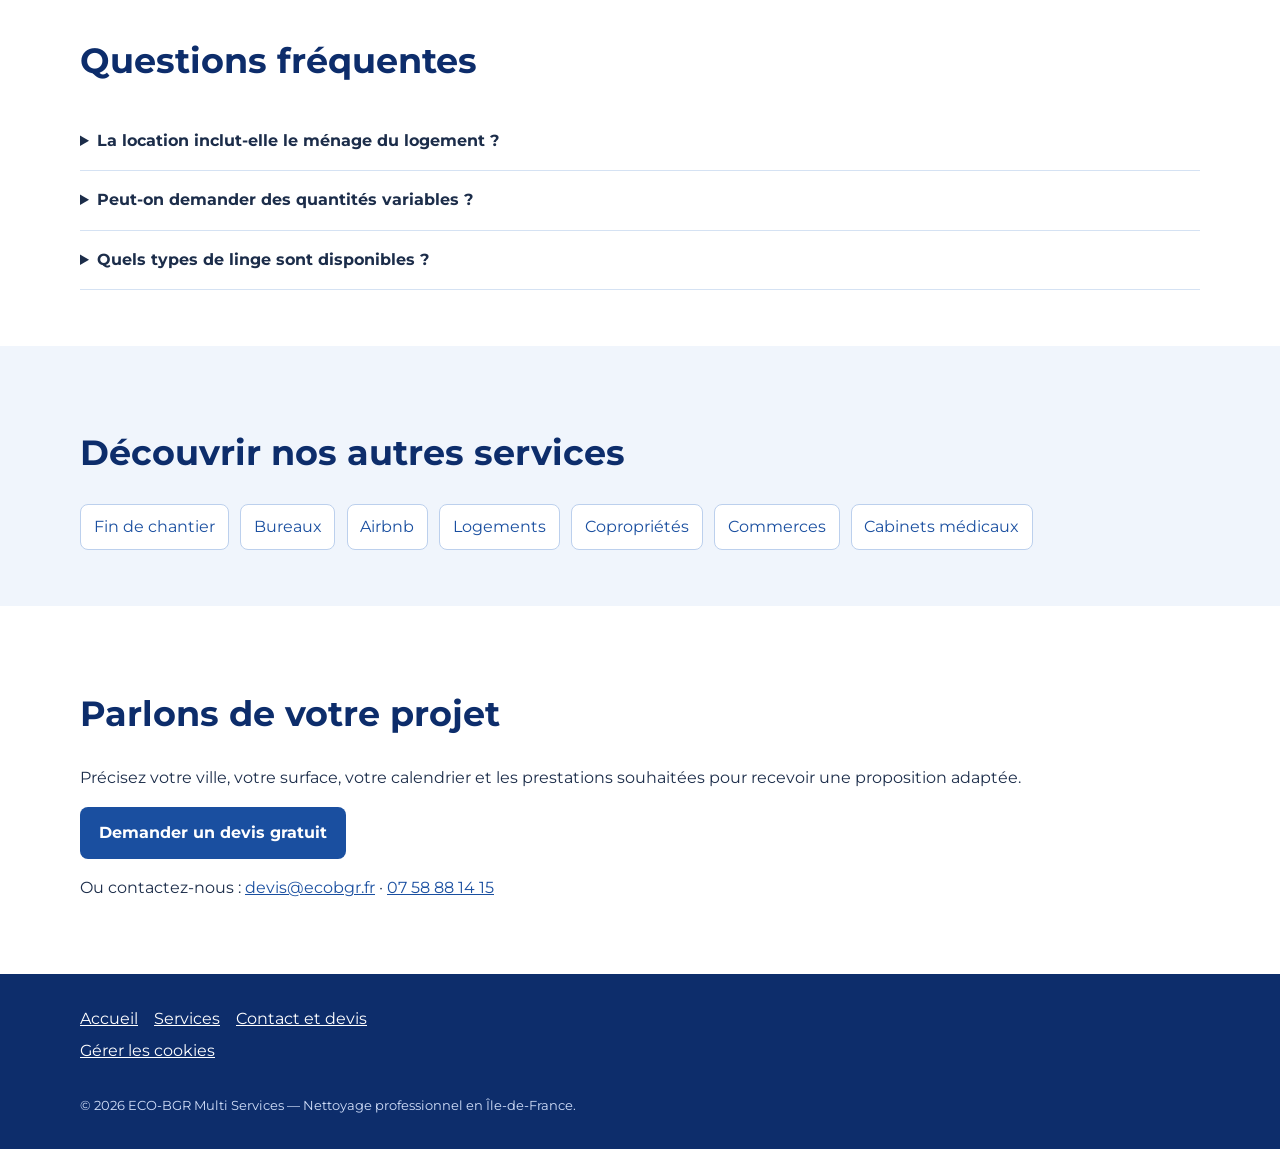
<file: services/location-linge/index.html>
<!doctype html>
<html lang="fr"><head>
<meta charset="utf-8"><meta name="viewport" content="width=device-width,initial-scale=1">
<title>Location de linge pour Airbnb et professionnels | ECO-BGR</title><meta name="description" content="Simplifiez l’organisation de vos hébergements grâce à une solution de linge adaptée aux séjours courts et aux besoins professionnels. Devis gratuit pour une intervention en Île-de-France.">
<meta name="robots" content="index,follow"><link rel="canonical" href="https://ecobgr.fr/services/location-linge/">
<meta property="og:type" content="website"><meta property="og:locale" content="fr_FR"><meta property="og:title" content="Location de linge pour Airbnb et professionnels | ECO-BGR"><meta property="og:description" content="Simplifiez l’organisation de vos hébergements grâce à une solution de linge adaptée aux séjours courts et aux besoins professionnels. Devis gratuit pour une intervention en Île-de-France."><meta property="og:url" content="https://ecobgr.fr/services/location-linge/"><meta property="og:image" content="https://ecobgr.fr/logo.jpeg">
<meta name="twitter:card" content="summary">
<meta name="google-site-verification" content="yj0qRZgmsJh8ZFGZmru42TCmHGSxd94W1-dQCsKb7bg">
<link rel="icon" type="image/x-icon" href="/favicon.ico"><link rel="icon" type="image/png" sizes="32x32" href="/favicon-32x32.png"><link rel="preconnect" href="https://fonts.googleapis.com"><link rel="preconnect" href="https://fonts.gstatic.com" crossorigin><link href="https://fonts.googleapis.com/css2?family=Montserrat:wght@400;600;700;800&display=swap" rel="stylesheet"><link rel="stylesheet" href="/assets/service-pages.css">
<script type="application/ld+json">{"@context":"https://schema.org","@graph":[{"@type":"Service","name":"Location de linge pour Airbnb et professionnels","description":"Simplifiez l’organisation de vos hébergements grâce à une solution de linge adaptée aux séjours courts et aux besoins professionnels.","serviceType":"Location de linge","areaServed":{"@type":"AdministrativeArea","name":"Île-de-France"},"provider":{"@type":"Organization","name":"ECO-BGR Multi Services","url":"https://ecobgr.fr/"}},{"@type":"BreadcrumbList","itemListElement":[{"@type":"ListItem","position":1,"name":"Accueil","item":"https://ecobgr.fr/"},{"@type":"ListItem","position":2,"name":"Location de linge","item":"https://ecobgr.fr/services/location-linge/"}]}]}</script>
<script defer src="/assets/service-analytics.js"></script></head><body>
<aside id="analytics-consent" class="cookie-dialog" role="dialog" aria-label="Choix des cookies de mesure d'audience" hidden><strong>Mesure d'audience</strong><p>Avec votre accord, nous utilisons Google Analytics pour mesurer les visites. Vous pouvez accepter ou refuser librement, puis modifier votre choix à tout moment.</p><div class="cookie-actions"><button id="analytics-reject" type="button">Refuser</button><button id="analytics-accept" type="button">Accepter</button></div></aside>
<a class="skip" href="#contenu">Aller au contenu</a>
<div class="top">🌿 ECO-BGR Multi Services — Île-de-France · <a href="tel:+33758881415">07 58 88 14 15</a></div>
<header class="header"><div class="nav"><a class="brand" href="/" aria-label="Retour à l’accueil ECO-BGR"><img src="/assets/brand/logo-original-cadre.svg" alt="ECO-BGR Nettoyage Multi Services" width="150" height="150"></a><nav class="navlinks" aria-label="Navigation principale"><a href="/">Accueil</a><a href="/#nos-services">Nos services</a><a href="/#zones">Zones d’intervention</a><a class="cta" href="/#devis">Devis gratuit</a></nav></div></header>
<main id="contenu"><section class="hero"><div class="wrap"><div class="crumb"><a href="/">Accueil</a> / Location de linge</div><h1>Location de linge pour Airbnb et professionnels</h1><p>Simplifiez l’organisation de vos hébergements grâce à une solution de linge adaptée aux séjours courts et aux besoins professionnels.</p><a class="cta" href="/#devis">Demander un devis gratuit</a></div></section>
<section class="section"><div class="wrap cols"><div><h2>À qui s’adresse cette prestation ?</h2><p>Locations saisonnières, conciergeries, hébergeurs et établissements professionnels.</p><p>Nous intervenons en Île-de-France selon les disponibilités, les conditions d’accès et les besoins convenus dans le devis.</p></div><div class="panel"><h2>Prestations possibles</h2><ul><li>Étude des besoins en draps et taies d’oreiller</li><li>Serviettes et linge pour les salles de bains</li><li>Définition des quantités et des rotations souhaitées</li><li>Modalités de mise à disposition à préciser dans le devis</li></ul><p><small>Le périmètre exact est confirmé avant toute intervention.</small></p></div></div></section>
<section class="section alt"><div class="wrap"><h2>Comment préparer votre demande ?</h2><ol class="steps"><li>Précisez le nombre de couchages et les types de linge nécessaires.</li><li>Indiquez le volume et la fréquence des rotations.</li><li>Recevez une proposition tenant compte des quantités et de la logistique.</li></ol><p><a class="cta" href="/#devis">Faire une demande de devis</a></p></div></section>
<section class="section"><div class="wrap"><h2>Questions fréquentes</h2><div class="faq"><details><summary>La location inclut-elle le ménage du logement ?</summary><p>Le ménage et le linge sont deux prestations pouvant être demandées ensemble : chaque périmètre doit être précisé.</p></details><details><summary>Peut-on demander des quantités variables ?</summary><p>Décrivez vos variations de réservations afin d’étudier une organisation adaptée.</p></details><details><summary>Quels types de linge sont disponibles ?</summary><p>Le catalogue présenté couvre notamment draps, serviettes et taies ; les disponibilités exactes sont à confirmer au devis.</p></details></div></div></section>
<section class="section alt"><div class="wrap"><h2>Découvrir nos autres services</h2><div class="service-links"><a href="/services/nettoyage-fin-chantier/">Fin de chantier</a><a href="/services/nettoyage-bureaux/">Bureaux</a><a href="/services/nettoyage-airbnb/">Airbnb</a><a href="/services/nettoyage-residentiel/">Logements</a><a href="/services/nettoyage-coproprietes/">Copropriétés</a><a href="/services/nettoyage-commerces/">Commerces</a><a href="/services/nettoyage-cabinets-medicaux/">Cabinets médicaux</a></div></div></section>
<section class="section"><div class="wrap"><h2>Parlons de votre projet</h2><p>Précisez votre ville, votre surface, votre calendrier et les prestations souhaitées pour recevoir une proposition adaptée.</p><a class="cta" href="/#devis">Demander un devis gratuit</a> <p>Ou contactez-nous : <a href="mailto:devis@ecobgr.fr">devis@ecobgr.fr</a> · <a href="tel:+33758881415">07 58 88 14 15</a></p></div></section></main>
<footer class="foot"><div class="wrap"><nav aria-label="Pied de page"><a href="/">Accueil</a><a href="/#nos-services">Services</a><a href="/#devis">Contact et devis</a></nav><button type="button" id="analytics-manage" class="cookie-manage">Gérer les cookies</button><small>© 2026 ECO-BGR Multi Services — Nettoyage professionnel en Île-de-France.</small></div></footer>
</body></html>
</file>
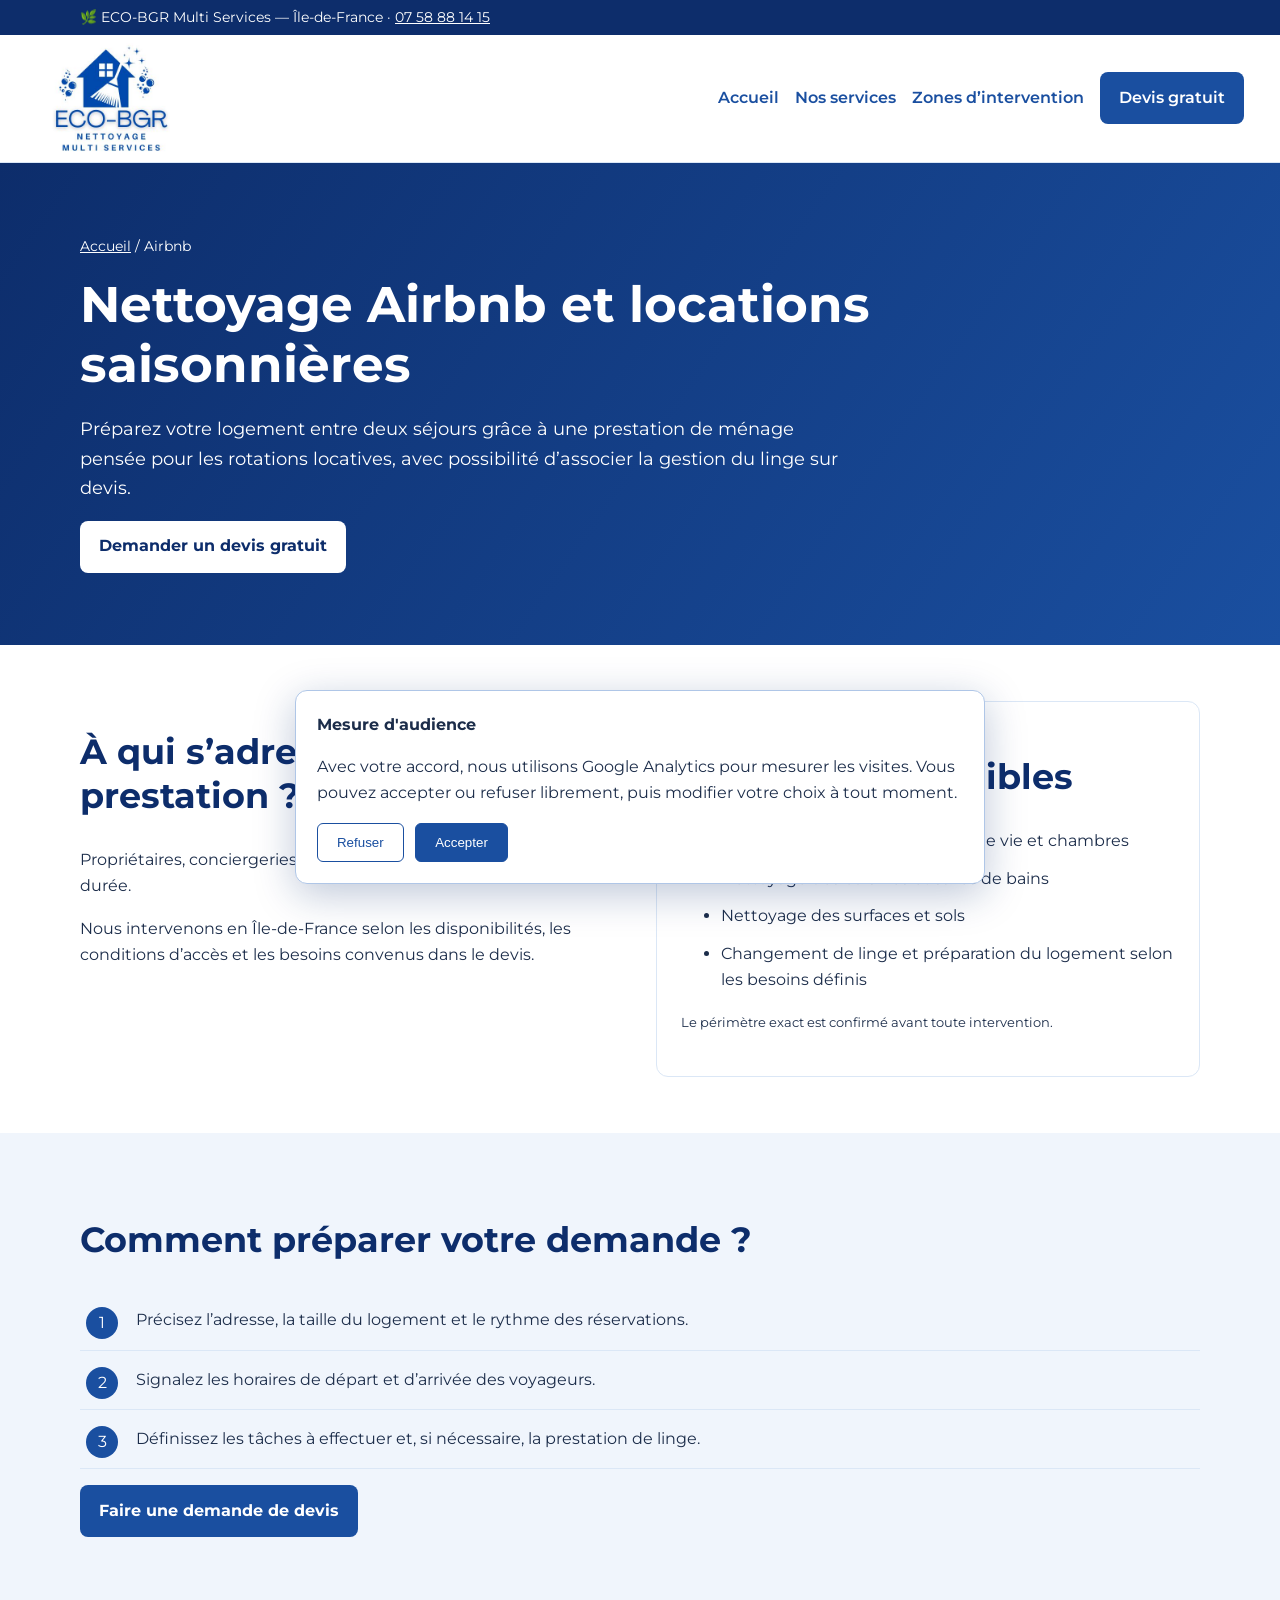
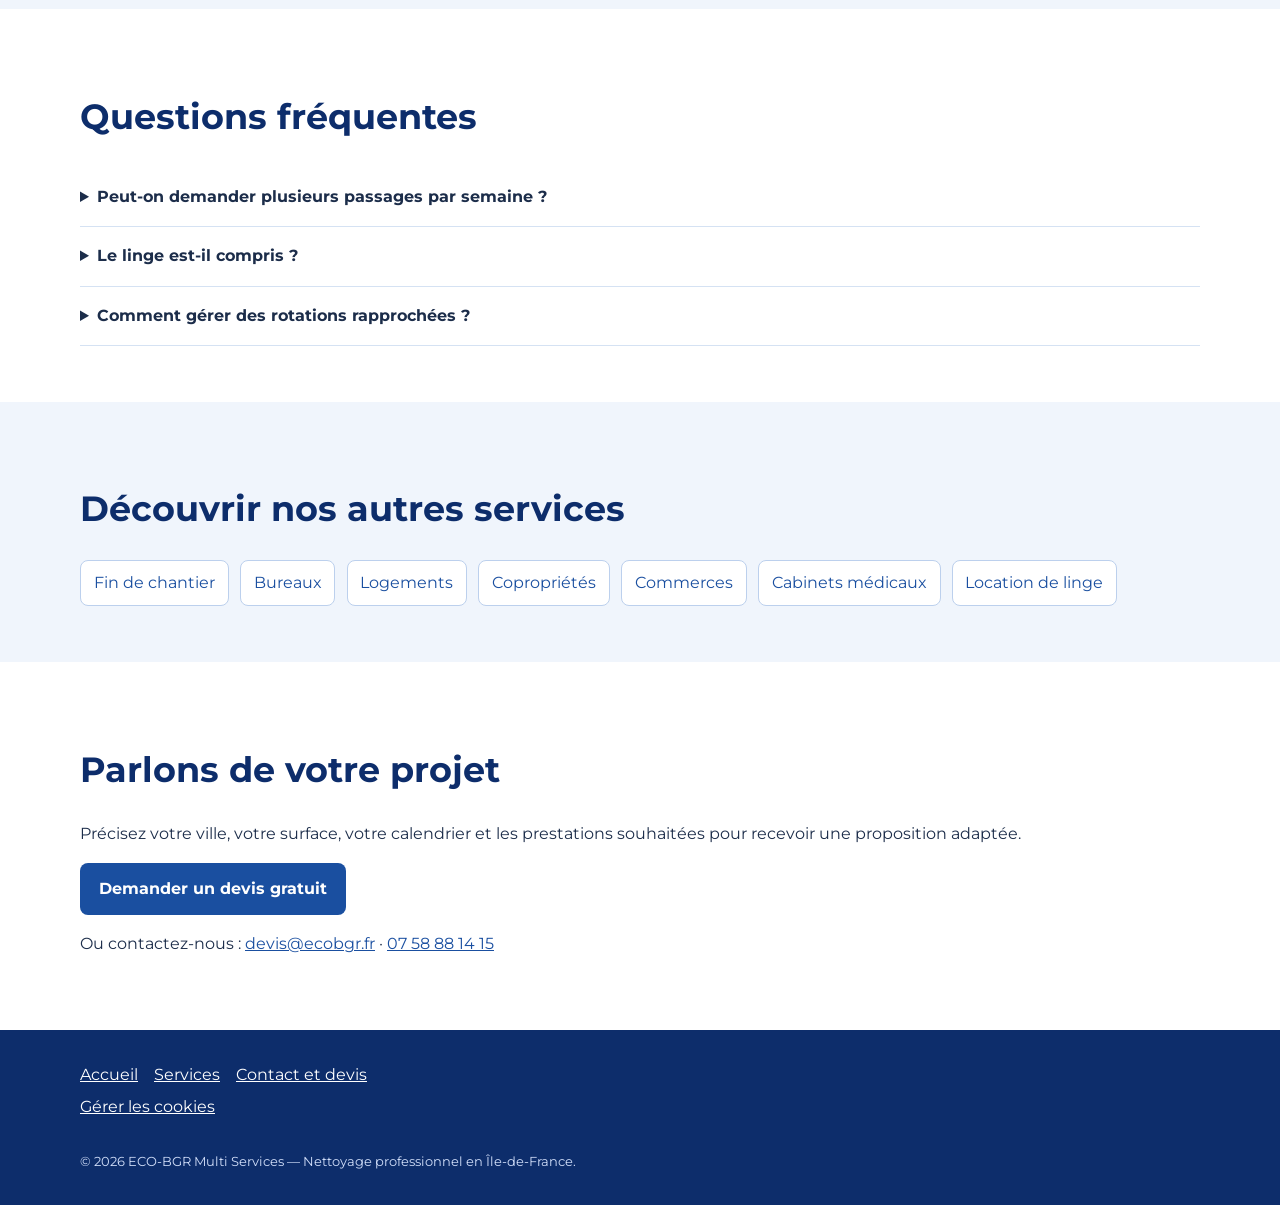
<file: services/nettoyage-airbnb/index.html>
<!doctype html>
<html lang="fr"><head>
<meta charset="utf-8"><meta name="viewport" content="width=device-width,initial-scale=1">
<title>Nettoyage Airbnb et locations saisonnières | ECO-BGR</title><meta name="description" content="Préparez votre logement entre deux séjours grâce à une prestation de ménage pensée pour les rotations locatives, avec possibilité d’associer la gestion du linge sur devis. Devis gratuit pour une intervention en Île-de-France.">
<meta name="robots" content="index,follow"><link rel="canonical" href="https://ecobgr.fr/services/nettoyage-airbnb/">
<meta property="og:type" content="website"><meta property="og:locale" content="fr_FR"><meta property="og:title" content="Nettoyage Airbnb et locations saisonnières | ECO-BGR"><meta property="og:description" content="Préparez votre logement entre deux séjours grâce à une prestation de ménage pensée pour les rotations locatives, avec possibilité d’associer la gestion du linge sur devis. Devis gratuit pour une intervention en Île-de-France."><meta property="og:url" content="https://ecobgr.fr/services/nettoyage-airbnb/"><meta property="og:image" content="https://ecobgr.fr/logo.jpeg">
<meta name="twitter:card" content="summary">
<meta name="google-site-verification" content="yj0qRZgmsJh8ZFGZmru42TCmHGSxd94W1-dQCsKb7bg">
<link rel="icon" type="image/x-icon" href="/favicon.ico"><link rel="icon" type="image/png" sizes="32x32" href="/favicon-32x32.png"><link rel="preconnect" href="https://fonts.googleapis.com"><link rel="preconnect" href="https://fonts.gstatic.com" crossorigin><link href="https://fonts.googleapis.com/css2?family=Montserrat:wght@400;600;700;800&display=swap" rel="stylesheet"><link rel="stylesheet" href="/assets/service-pages.css">
<script type="application/ld+json">{"@context":"https://schema.org","@graph":[{"@type":"Service","name":"Nettoyage Airbnb et locations saisonnières","description":"Préparez votre logement entre deux séjours grâce à une prestation de ménage pensée pour les rotations locatives, avec possibilité d’associer la gestion du linge sur devis.","serviceType":"Airbnb","areaServed":{"@type":"AdministrativeArea","name":"Île-de-France"},"provider":{"@type":"Organization","name":"ECO-BGR Multi Services","url":"https://ecobgr.fr/"}},{"@type":"BreadcrumbList","itemListElement":[{"@type":"ListItem","position":1,"name":"Accueil","item":"https://ecobgr.fr/"},{"@type":"ListItem","position":2,"name":"Airbnb","item":"https://ecobgr.fr/services/nettoyage-airbnb/"}]}]}</script>
<script defer src="/assets/service-analytics.js"></script></head><body>
<aside id="analytics-consent" class="cookie-dialog" role="dialog" aria-label="Choix des cookies de mesure d'audience" hidden><strong>Mesure d'audience</strong><p>Avec votre accord, nous utilisons Google Analytics pour mesurer les visites. Vous pouvez accepter ou refuser librement, puis modifier votre choix à tout moment.</p><div class="cookie-actions"><button id="analytics-reject" type="button">Refuser</button><button id="analytics-accept" type="button">Accepter</button></div></aside>
<a class="skip" href="#contenu">Aller au contenu</a>
<div class="top">🌿 ECO-BGR Multi Services — Île-de-France · <a href="tel:+33758881415">07 58 88 14 15</a></div>
<header class="header"><div class="nav"><a class="brand" href="/" aria-label="Retour à l’accueil ECO-BGR"><img src="/assets/brand/logo-original-cadre.svg" alt="ECO-BGR Nettoyage Multi Services" width="150" height="150"></a><nav class="navlinks" aria-label="Navigation principale"><a href="/">Accueil</a><a href="/#nos-services">Nos services</a><a href="/#zones">Zones d’intervention</a><a class="cta" href="/#devis">Devis gratuit</a></nav></div></header>
<main id="contenu"><section class="hero"><div class="wrap"><div class="crumb"><a href="/">Accueil</a> / Airbnb</div><h1>Nettoyage Airbnb et locations saisonnières</h1><p>Préparez votre logement entre deux séjours grâce à une prestation de ménage pensée pour les rotations locatives, avec possibilité d’associer la gestion du linge sur devis.</p><a class="cta" href="/#devis">Demander un devis gratuit</a></div></section>
<section class="section"><div class="wrap cols"><div><h2>À qui s’adresse cette prestation ?</h2><p>Propriétaires, conciergeries et gestionnaires de locations courte durée.</p><p>Nous intervenons en Île-de-France selon les disponibilités, les conditions d’accès et les besoins convenus dans le devis.</p></div><div class="panel"><h2>Prestations possibles</h2><ul><li>Remise en propreté des pièces de vie et chambres</li><li>Nettoyage des cuisines et salles de bains</li><li>Nettoyage des surfaces et sols</li><li>Changement de linge et préparation du logement selon les besoins définis</li></ul><p><small>Le périmètre exact est confirmé avant toute intervention.</small></p></div></div></section>
<section class="section alt"><div class="wrap"><h2>Comment préparer votre demande ?</h2><ol class="steps"><li>Précisez l’adresse, la taille du logement et le rythme des réservations.</li><li>Signalez les horaires de départ et d’arrivée des voyageurs.</li><li>Définissez les tâches à effectuer et, si nécessaire, la prestation de linge.</li></ol><p><a class="cta" href="/#devis">Faire une demande de devis</a></p></div></section>
<section class="section"><div class="wrap"><h2>Questions fréquentes</h2><div class="faq"><details><summary>Peut-on demander plusieurs passages par semaine ?</summary><p>Le volume de rotations est pris en compte lors de l’étude de votre demande, selon les disponibilités.</p></details><details><summary>Le linge est-il compris ?</summary><p>Le service de linge peut faire l’objet d’une prestation distincte : il est à préciser pour obtenir un devis exact.</p></details><details><summary>Comment gérer des rotations rapprochées ?</summary><p>Communiquez les heures d’accès, la durée disponible et vos attentes afin de vérifier la faisabilité.</p></details></div></div></section>
<section class="section alt"><div class="wrap"><h2>Découvrir nos autres services</h2><div class="service-links"><a href="/services/nettoyage-fin-chantier/">Fin de chantier</a><a href="/services/nettoyage-bureaux/">Bureaux</a><a href="/services/nettoyage-residentiel/">Logements</a><a href="/services/nettoyage-coproprietes/">Copropriétés</a><a href="/services/nettoyage-commerces/">Commerces</a><a href="/services/nettoyage-cabinets-medicaux/">Cabinets médicaux</a><a href="/services/location-linge/">Location de linge</a></div></div></section>
<section class="section"><div class="wrap"><h2>Parlons de votre projet</h2><p>Précisez votre ville, votre surface, votre calendrier et les prestations souhaitées pour recevoir une proposition adaptée.</p><a class="cta" href="/#devis">Demander un devis gratuit</a> <p>Ou contactez-nous : <a href="mailto:devis@ecobgr.fr">devis@ecobgr.fr</a> · <a href="tel:+33758881415">07 58 88 14 15</a></p></div></section></main>
<footer class="foot"><div class="wrap"><nav aria-label="Pied de page"><a href="/">Accueil</a><a href="/#nos-services">Services</a><a href="/#devis">Contact et devis</a></nav><button type="button" id="analytics-manage" class="cookie-manage">Gérer les cookies</button><small>© 2026 ECO-BGR Multi Services — Nettoyage professionnel en Île-de-France.</small></div></footer>
</body></html>
</file>
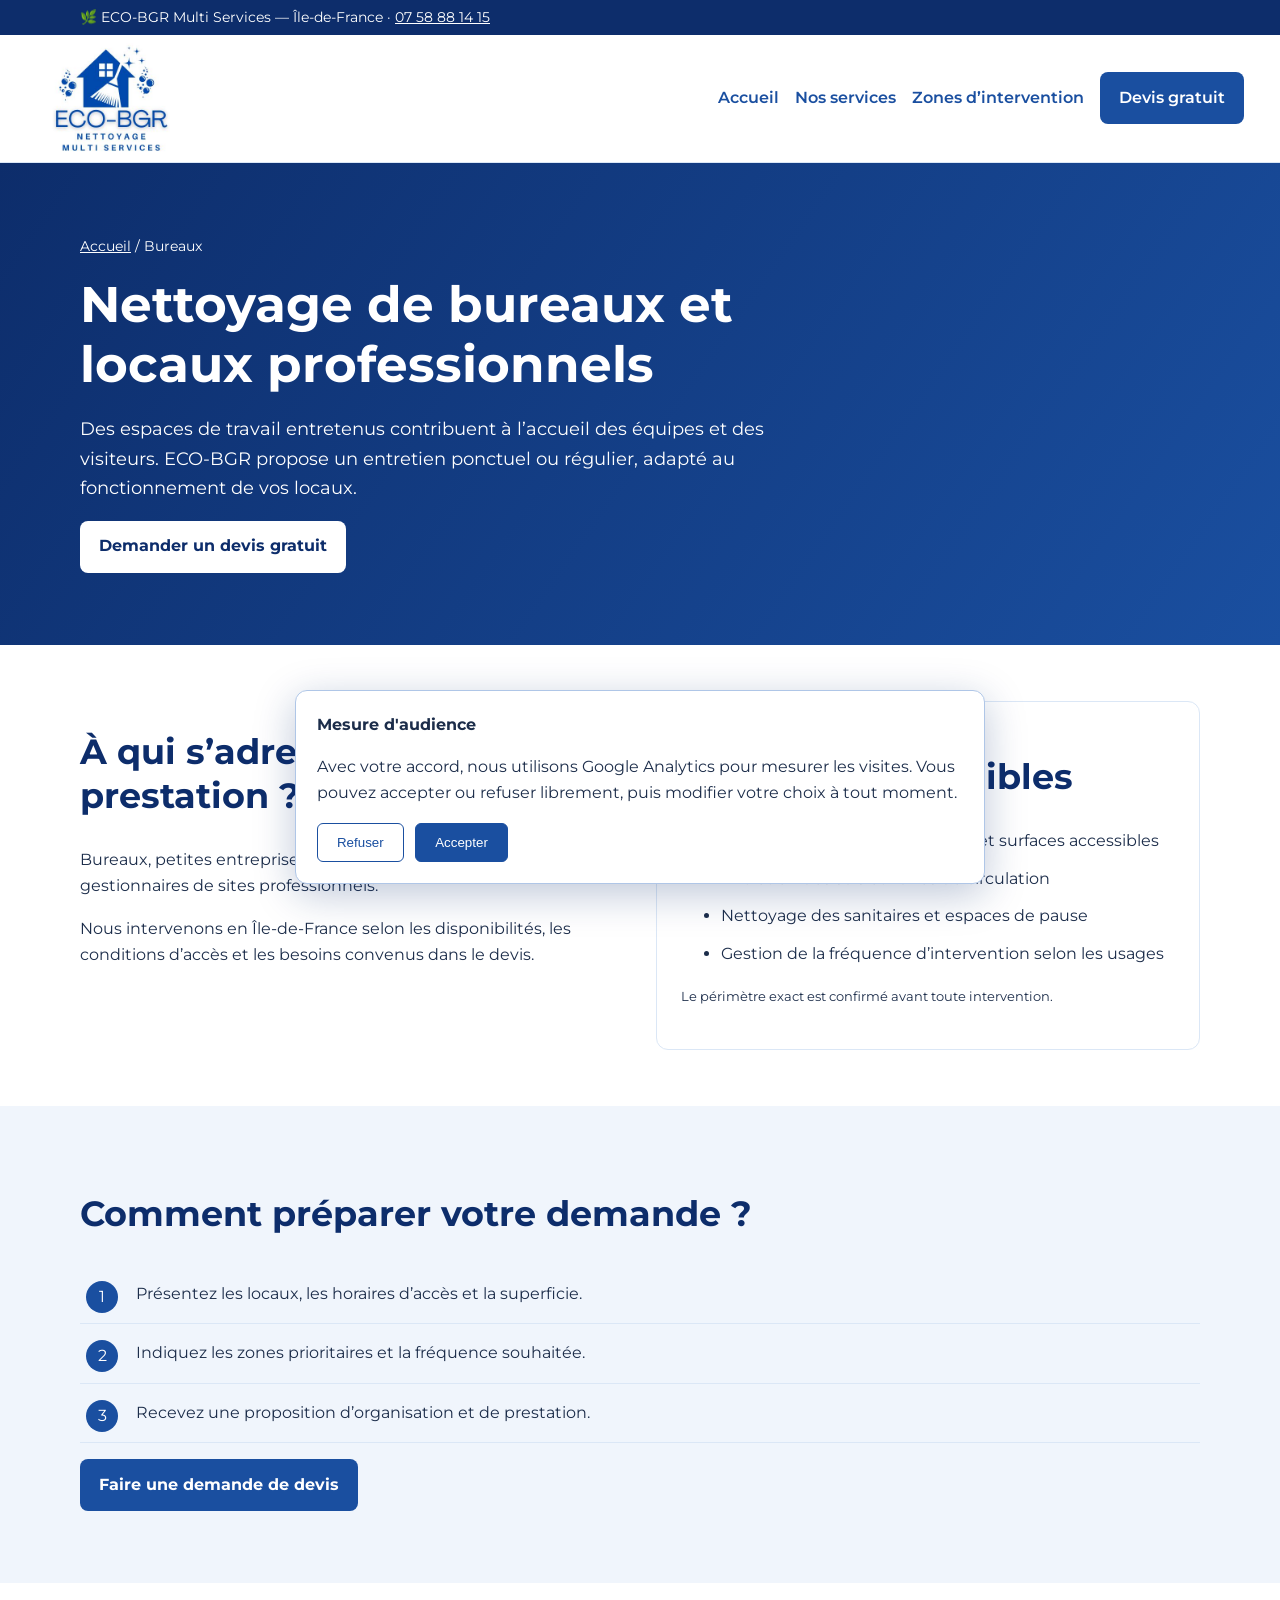
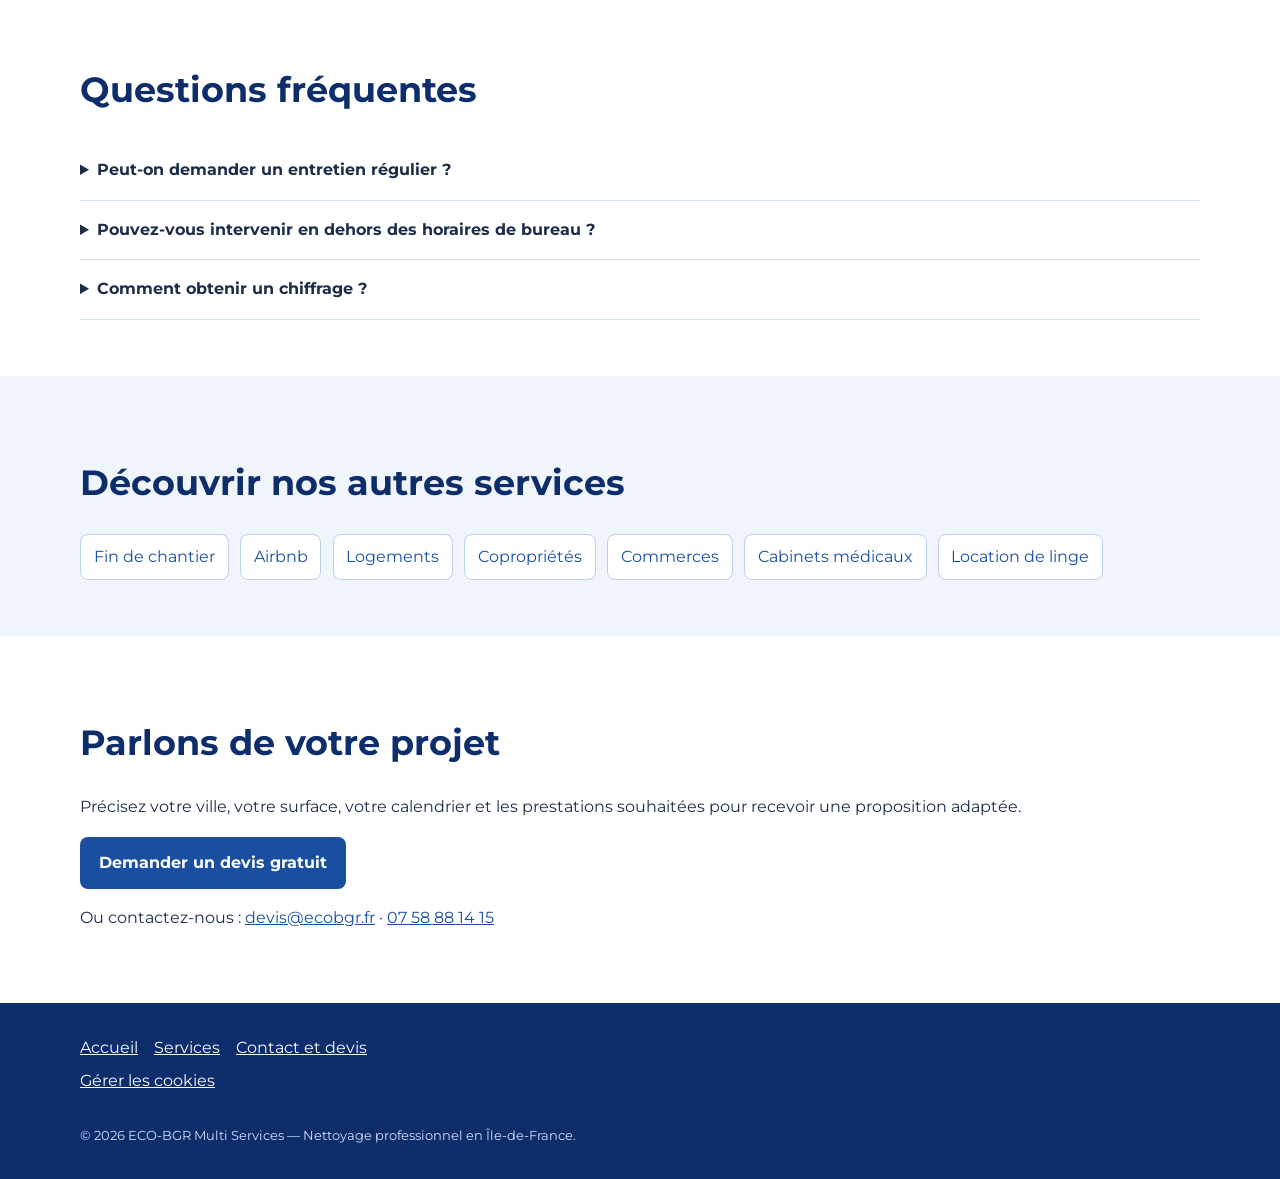
<file: services/nettoyage-bureaux/index.html>
<!doctype html>
<html lang="fr"><head>
<meta charset="utf-8"><meta name="viewport" content="width=device-width,initial-scale=1">
<title>Nettoyage de bureaux et locaux professionnels | ECO-BGR</title><meta name="description" content="Des espaces de travail entretenus contribuent à l’accueil des équipes et des visiteurs. ECO-BGR propose un entretien ponctuel ou régulier, adapté au fonctionnement de vos locaux. Devis gratuit pour une intervention en Île-de-France.">
<meta name="robots" content="index,follow"><link rel="canonical" href="https://ecobgr.fr/services/nettoyage-bureaux/">
<meta property="og:type" content="website"><meta property="og:locale" content="fr_FR"><meta property="og:title" content="Nettoyage de bureaux et locaux professionnels | ECO-BGR"><meta property="og:description" content="Des espaces de travail entretenus contribuent à l’accueil des équipes et des visiteurs. ECO-BGR propose un entretien ponctuel ou régulier, adapté au fonctionnement de vos locaux. Devis gratuit pour une intervention en Île-de-France."><meta property="og:url" content="https://ecobgr.fr/services/nettoyage-bureaux/"><meta property="og:image" content="https://ecobgr.fr/logo.jpeg">
<meta name="twitter:card" content="summary">
<meta name="google-site-verification" content="yj0qRZgmsJh8ZFGZmru42TCmHGSxd94W1-dQCsKb7bg">
<link rel="icon" type="image/x-icon" href="/favicon.ico"><link rel="icon" type="image/png" sizes="32x32" href="/favicon-32x32.png"><link rel="preconnect" href="https://fonts.googleapis.com"><link rel="preconnect" href="https://fonts.gstatic.com" crossorigin><link href="https://fonts.googleapis.com/css2?family=Montserrat:wght@400;600;700;800&display=swap" rel="stylesheet"><link rel="stylesheet" href="/assets/service-pages.css">
<script type="application/ld+json">{"@context":"https://schema.org","@graph":[{"@type":"Service","name":"Nettoyage de bureaux et locaux professionnels","description":"Des espaces de travail entretenus contribuent à l’accueil des équipes et des visiteurs. ECO-BGR propose un entretien ponctuel ou régulier, adapté au fonctionnement de vos locaux.","serviceType":"Bureaux","areaServed":{"@type":"AdministrativeArea","name":"Île-de-France"},"provider":{"@type":"Organization","name":"ECO-BGR Multi Services","url":"https://ecobgr.fr/"}},{"@type":"BreadcrumbList","itemListElement":[{"@type":"ListItem","position":1,"name":"Accueil","item":"https://ecobgr.fr/"},{"@type":"ListItem","position":2,"name":"Bureaux","item":"https://ecobgr.fr/services/nettoyage-bureaux/"}]}]}</script>
<script defer src="/assets/service-analytics.js"></script></head><body>
<aside id="analytics-consent" class="cookie-dialog" role="dialog" aria-label="Choix des cookies de mesure d'audience" hidden><strong>Mesure d'audience</strong><p>Avec votre accord, nous utilisons Google Analytics pour mesurer les visites. Vous pouvez accepter ou refuser librement, puis modifier votre choix à tout moment.</p><div class="cookie-actions"><button id="analytics-reject" type="button">Refuser</button><button id="analytics-accept" type="button">Accepter</button></div></aside>
<a class="skip" href="#contenu">Aller au contenu</a>
<div class="top">🌿 ECO-BGR Multi Services — Île-de-France · <a href="tel:+33758881415">07 58 88 14 15</a></div>
<header class="header"><div class="nav"><a class="brand" href="/" aria-label="Retour à l’accueil ECO-BGR"><img src="/assets/brand/logo-original-cadre.svg" alt="ECO-BGR Nettoyage Multi Services" width="150" height="150"></a><nav class="navlinks" aria-label="Navigation principale"><a href="/">Accueil</a><a href="/#nos-services">Nos services</a><a href="/#zones">Zones d’intervention</a><a class="cta" href="/#devis">Devis gratuit</a></nav></div></header>
<main id="contenu"><section class="hero"><div class="wrap"><div class="crumb"><a href="/">Accueil</a> / Bureaux</div><h1>Nettoyage de bureaux et locaux professionnels</h1><p>Des espaces de travail entretenus contribuent à l’accueil des équipes et des visiteurs. ECO-BGR propose un entretien ponctuel ou régulier, adapté au fonctionnement de vos locaux.</p><a class="cta" href="/#devis">Demander un devis gratuit</a></div></section>
<section class="section"><div class="wrap cols"><div><h2>À qui s’adresse cette prestation ?</h2><p>Bureaux, petites entreprises, cabinets, espaces partagés et gestionnaires de sites professionnels.</p><p>Nous intervenons en Île-de-France selon les disponibilités, les conditions d’accès et les besoins convenus dans le devis.</p></div><div class="panel"><h2>Prestations possibles</h2><ul><li>Nettoyage des postes de travail et surfaces accessibles</li><li>Entretien des sols et zones de circulation</li><li>Nettoyage des sanitaires et espaces de pause</li><li>Gestion de la fréquence d’intervention selon les usages</li></ul><p><small>Le périmètre exact est confirmé avant toute intervention.</small></p></div></div></section>
<section class="section alt"><div class="wrap"><h2>Comment préparer votre demande ?</h2><ol class="steps"><li>Présentez les locaux, les horaires d’accès et la superficie.</li><li>Indiquez les zones prioritaires et la fréquence souhaitée.</li><li>Recevez une proposition d’organisation et de prestation.</li></ol><p><a class="cta" href="/#devis">Faire une demande de devis</a></p></div></section>
<section class="section"><div class="wrap"><h2>Questions fréquentes</h2><div class="faq"><details><summary>Peut-on demander un entretien régulier ?</summary><p>Oui, précisez une fréquence hebdomadaire, bihebdomadaire ou mensuelle. L’organisation est définie dans le devis.</p></details><details><summary>Pouvez-vous intervenir en dehors des horaires de bureau ?</summary><p>Les créneaux sont étudiés au cas par cas selon les disponibilités et les contraintes du site.</p></details><details><summary>Comment obtenir un chiffrage ?</summary><p>Utilisez le formulaire en indiquant la surface, les équipements, les zones concernées et la fréquence.</p></details></div></div></section>
<section class="section alt"><div class="wrap"><h2>Découvrir nos autres services</h2><div class="service-links"><a href="/services/nettoyage-fin-chantier/">Fin de chantier</a><a href="/services/nettoyage-airbnb/">Airbnb</a><a href="/services/nettoyage-residentiel/">Logements</a><a href="/services/nettoyage-coproprietes/">Copropriétés</a><a href="/services/nettoyage-commerces/">Commerces</a><a href="/services/nettoyage-cabinets-medicaux/">Cabinets médicaux</a><a href="/services/location-linge/">Location de linge</a></div></div></section>
<section class="section"><div class="wrap"><h2>Parlons de votre projet</h2><p>Précisez votre ville, votre surface, votre calendrier et les prestations souhaitées pour recevoir une proposition adaptée.</p><a class="cta" href="/#devis">Demander un devis gratuit</a> <p>Ou contactez-nous : <a href="mailto:devis@ecobgr.fr">devis@ecobgr.fr</a> · <a href="tel:+33758881415">07 58 88 14 15</a></p></div></section></main>
<footer class="foot"><div class="wrap"><nav aria-label="Pied de page"><a href="/">Accueil</a><a href="/#nos-services">Services</a><a href="/#devis">Contact et devis</a></nav><button type="button" id="analytics-manage" class="cookie-manage">Gérer les cookies</button><small>© 2026 ECO-BGR Multi Services — Nettoyage professionnel en Île-de-France.</small></div></footer>
</body></html>
</file>
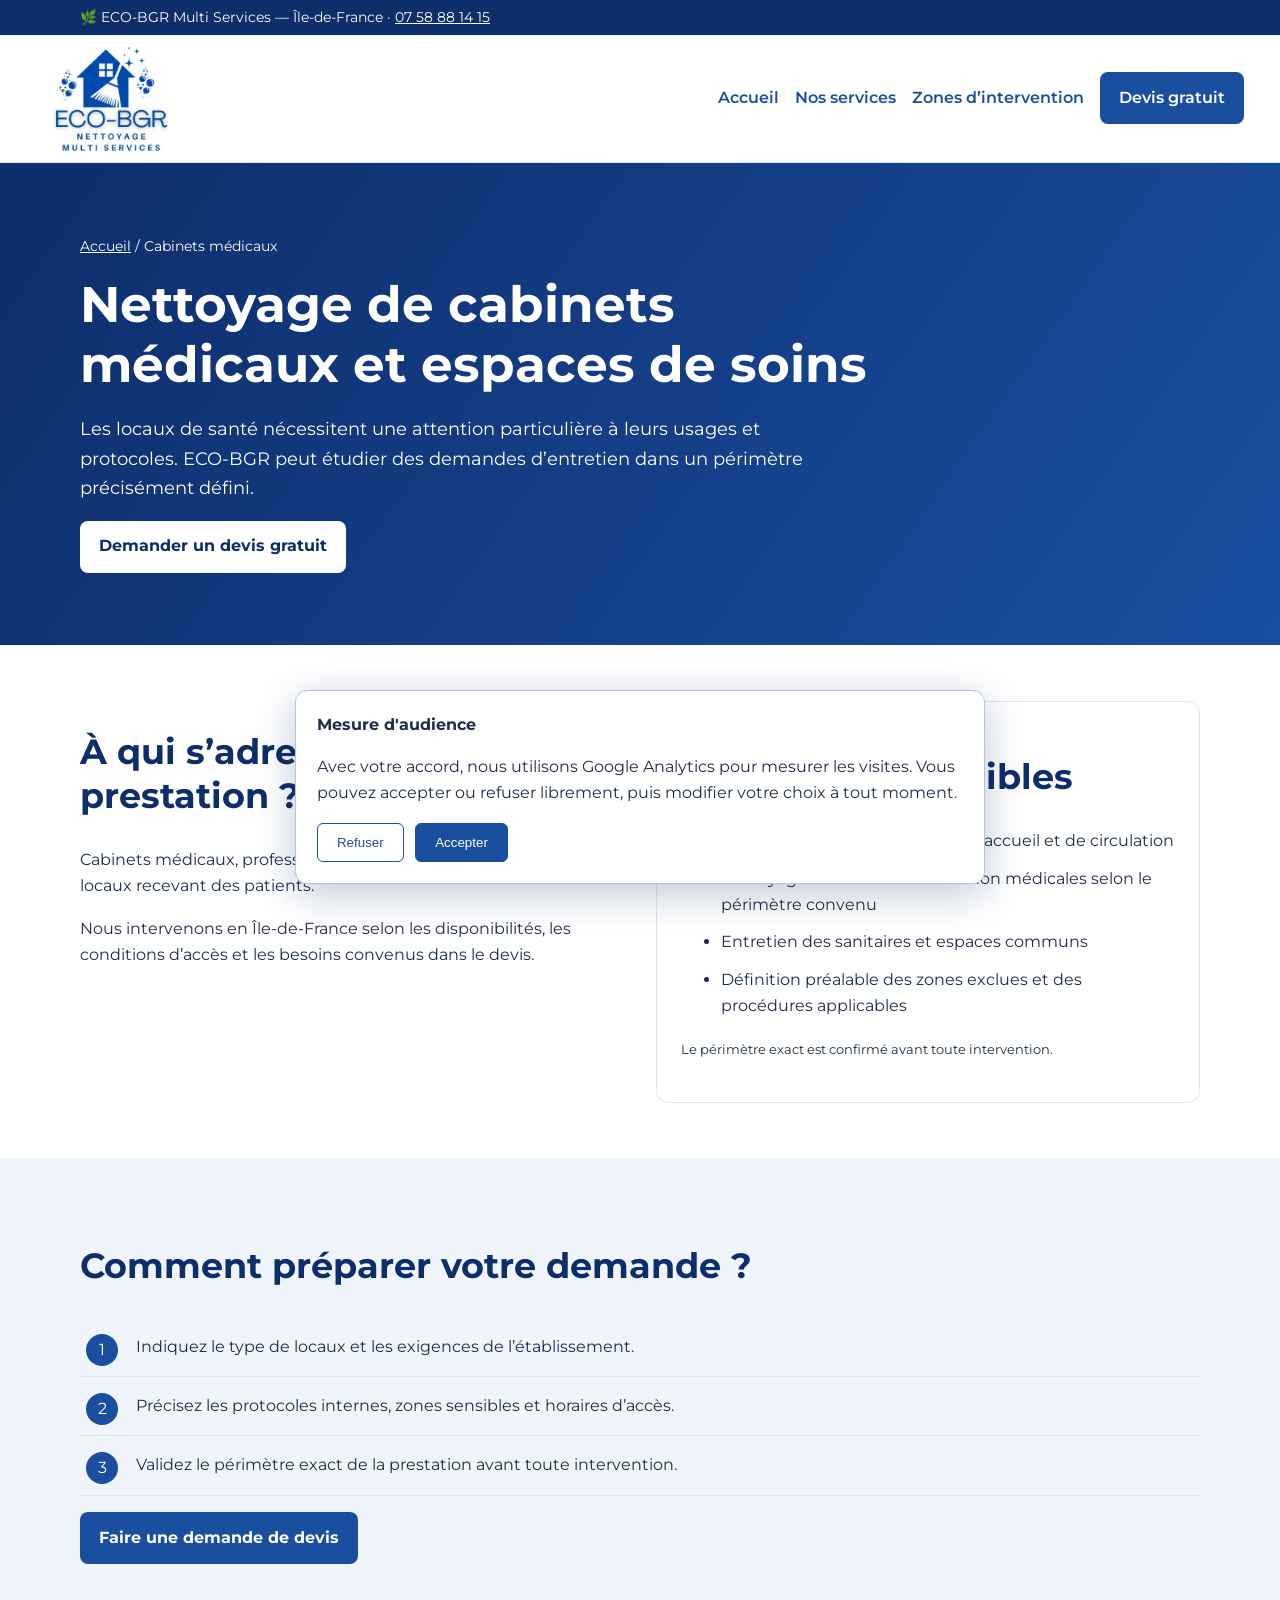
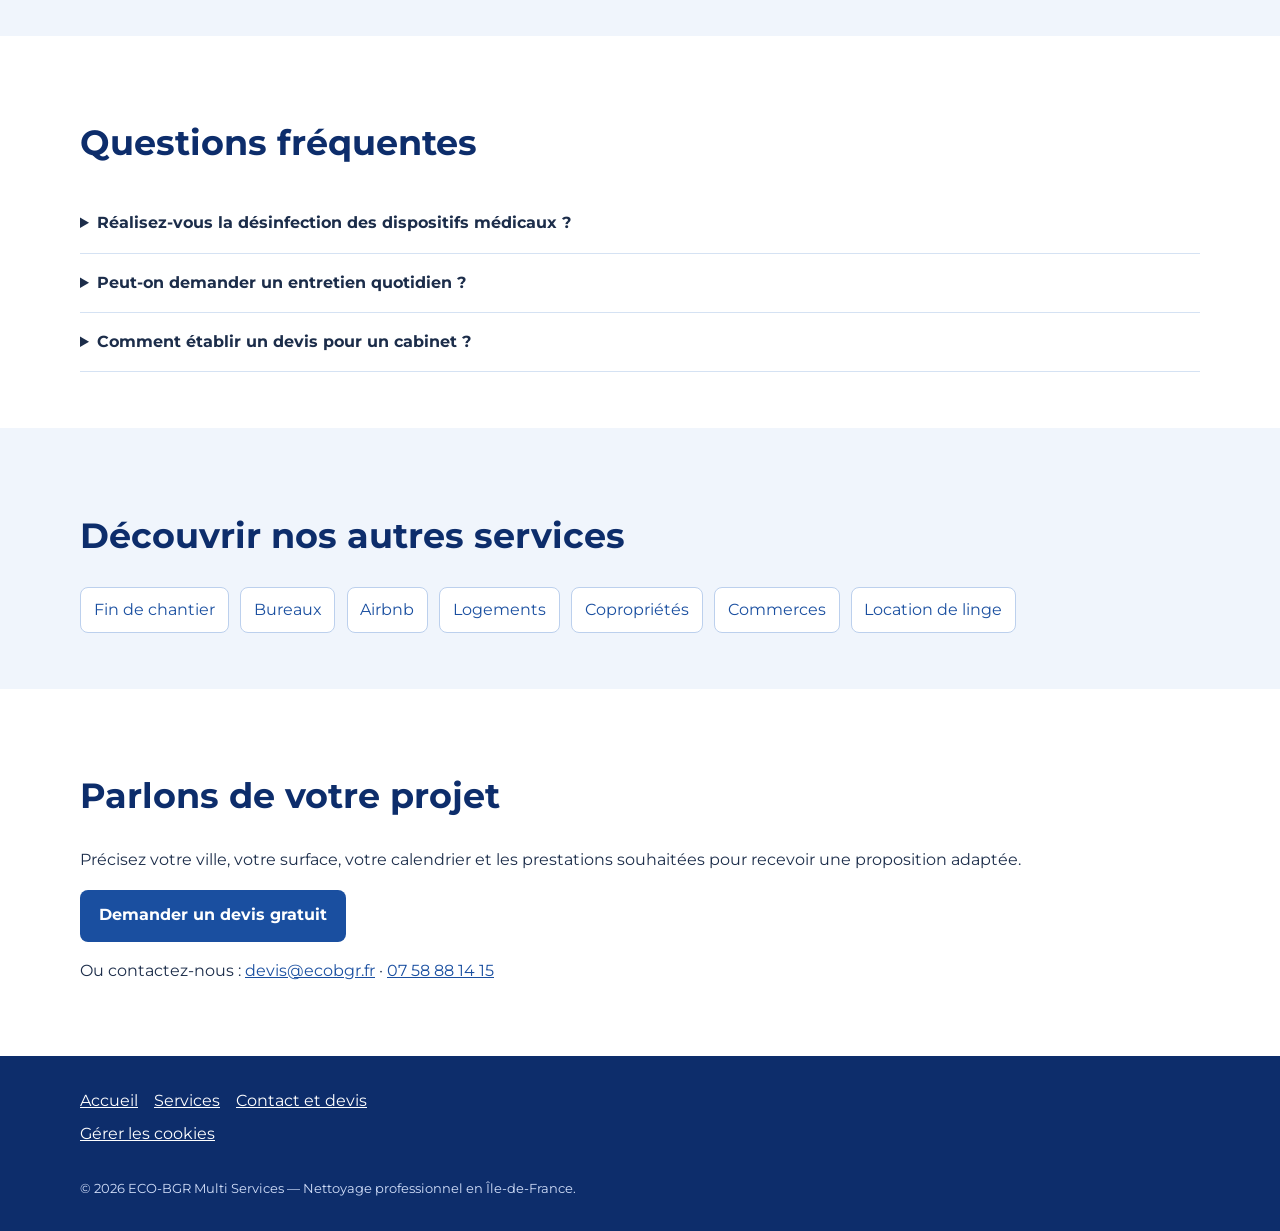
<file: services/nettoyage-cabinets-medicaux/index.html>
<!doctype html>
<html lang="fr"><head>
<meta charset="utf-8"><meta name="viewport" content="width=device-width,initial-scale=1">
<title>Nettoyage de cabinets médicaux et espaces de soins | ECO-BGR</title><meta name="description" content="Les locaux de santé nécessitent une attention particulière à leurs usages et protocoles. ECO-BGR peut étudier des demandes d’entretien dans un périmètre précisément défini. Devis gratuit pour une intervention en Île-de-France.">
<meta name="robots" content="index,follow"><link rel="canonical" href="https://ecobgr.fr/services/nettoyage-cabinets-medicaux/">
<meta property="og:type" content="website"><meta property="og:locale" content="fr_FR"><meta property="og:title" content="Nettoyage de cabinets médicaux et espaces de soins | ECO-BGR"><meta property="og:description" content="Les locaux de santé nécessitent une attention particulière à leurs usages et protocoles. ECO-BGR peut étudier des demandes d’entretien dans un périmètre précisément défini. Devis gratuit pour une intervention en Île-de-France."><meta property="og:url" content="https://ecobgr.fr/services/nettoyage-cabinets-medicaux/"><meta property="og:image" content="https://ecobgr.fr/logo.jpeg">
<meta name="twitter:card" content="summary">
<meta name="google-site-verification" content="yj0qRZgmsJh8ZFGZmru42TCmHGSxd94W1-dQCsKb7bg">
<link rel="icon" type="image/x-icon" href="/favicon.ico"><link rel="icon" type="image/png" sizes="32x32" href="/favicon-32x32.png"><link rel="preconnect" href="https://fonts.googleapis.com"><link rel="preconnect" href="https://fonts.gstatic.com" crossorigin><link href="https://fonts.googleapis.com/css2?family=Montserrat:wght@400;600;700;800&display=swap" rel="stylesheet"><link rel="stylesheet" href="/assets/service-pages.css">
<script type="application/ld+json">{"@context":"https://schema.org","@graph":[{"@type":"Service","name":"Nettoyage de cabinets médicaux et espaces de soins","description":"Les locaux de santé nécessitent une attention particulière à leurs usages et protocoles. ECO-BGR peut étudier des demandes d’entretien dans un périmètre précisément défini.","serviceType":"Cabinets médicaux","areaServed":{"@type":"AdministrativeArea","name":"Île-de-France"},"provider":{"@type":"Organization","name":"ECO-BGR Multi Services","url":"https://ecobgr.fr/"}},{"@type":"BreadcrumbList","itemListElement":[{"@type":"ListItem","position":1,"name":"Accueil","item":"https://ecobgr.fr/"},{"@type":"ListItem","position":2,"name":"Cabinets médicaux","item":"https://ecobgr.fr/services/nettoyage-cabinets-medicaux/"}]}]}</script>
<script defer src="/assets/service-analytics.js"></script></head><body>
<aside id="analytics-consent" class="cookie-dialog" role="dialog" aria-label="Choix des cookies de mesure d'audience" hidden><strong>Mesure d'audience</strong><p>Avec votre accord, nous utilisons Google Analytics pour mesurer les visites. Vous pouvez accepter ou refuser librement, puis modifier votre choix à tout moment.</p><div class="cookie-actions"><button id="analytics-reject" type="button">Refuser</button><button id="analytics-accept" type="button">Accepter</button></div></aside>
<a class="skip" href="#contenu">Aller au contenu</a>
<div class="top">🌿 ECO-BGR Multi Services — Île-de-France · <a href="tel:+33758881415">07 58 88 14 15</a></div>
<header class="header"><div class="nav"><a class="brand" href="/" aria-label="Retour à l’accueil ECO-BGR"><img src="/assets/brand/logo-original-cadre.svg" alt="ECO-BGR Nettoyage Multi Services" width="150" height="150"></a><nav class="navlinks" aria-label="Navigation principale"><a href="/">Accueil</a><a href="/#nos-services">Nos services</a><a href="/#zones">Zones d’intervention</a><a class="cta" href="/#devis">Devis gratuit</a></nav></div></header>
<main id="contenu"><section class="hero"><div class="wrap"><div class="crumb"><a href="/">Accueil</a> / Cabinets médicaux</div><h1>Nettoyage de cabinets médicaux et espaces de soins</h1><p>Les locaux de santé nécessitent une attention particulière à leurs usages et protocoles. ECO-BGR peut étudier des demandes d’entretien dans un périmètre précisément défini.</p><a class="cta" href="/#devis">Demander un devis gratuit</a></div></section>
<section class="section"><div class="wrap cols"><div><h2>À qui s’adresse cette prestation ?</h2><p>Cabinets médicaux, professionnels de santé et gestionnaires de locaux recevant des patients.</p><p>Nous intervenons en Île-de-France selon les disponibilités, les conditions d’accès et les besoins convenus dans le devis.</p></div><div class="panel"><h2>Prestations possibles</h2><ul><li>Entretien courant des espaces d’accueil et de circulation</li><li>Nettoyage des sols et surfaces non médicales selon le périmètre convenu</li><li>Entretien des sanitaires et espaces communs</li><li>Définition préalable des zones exclues et des procédures applicables</li></ul><p><small>Le périmètre exact est confirmé avant toute intervention.</small></p></div></div></section>
<section class="section alt"><div class="wrap"><h2>Comment préparer votre demande ?</h2><ol class="steps"><li>Indiquez le type de locaux et les exigences de l’établissement.</li><li>Précisez les protocoles internes, zones sensibles et horaires d’accès.</li><li>Validez le périmètre exact de la prestation avant toute intervention.</li></ol><p><a class="cta" href="/#devis">Faire une demande de devis</a></p></div></section>
<section class="section"><div class="wrap"><h2>Questions fréquentes</h2><div class="faq"><details><summary>Réalisez-vous la désinfection des dispositifs médicaux ?</summary><p>Aucune prestation de désinfection de dispositifs médicaux n’est annoncée ici. Ce besoin exige un protocole spécifique et doit être examiné séparément.</p></details><details><summary>Peut-on demander un entretien quotidien ?</summary><p>La fréquence et les modalités doivent être étudiées en fonction des exigences du site.</p></details><details><summary>Comment établir un devis pour un cabinet ?</summary><p>Précisez les zones, les contraintes sanitaires et les procédures obligatoires de votre établissement.</p></details></div></div></section>
<section class="section alt"><div class="wrap"><h2>Découvrir nos autres services</h2><div class="service-links"><a href="/services/nettoyage-fin-chantier/">Fin de chantier</a><a href="/services/nettoyage-bureaux/">Bureaux</a><a href="/services/nettoyage-airbnb/">Airbnb</a><a href="/services/nettoyage-residentiel/">Logements</a><a href="/services/nettoyage-coproprietes/">Copropriétés</a><a href="/services/nettoyage-commerces/">Commerces</a><a href="/services/location-linge/">Location de linge</a></div></div></section>
<section class="section"><div class="wrap"><h2>Parlons de votre projet</h2><p>Précisez votre ville, votre surface, votre calendrier et les prestations souhaitées pour recevoir une proposition adaptée.</p><a class="cta" href="/#devis">Demander un devis gratuit</a> <p>Ou contactez-nous : <a href="mailto:devis@ecobgr.fr">devis@ecobgr.fr</a> · <a href="tel:+33758881415">07 58 88 14 15</a></p></div></section></main>
<footer class="foot"><div class="wrap"><nav aria-label="Pied de page"><a href="/">Accueil</a><a href="/#nos-services">Services</a><a href="/#devis">Contact et devis</a></nav><button type="button" id="analytics-manage" class="cookie-manage">Gérer les cookies</button><small>© 2026 ECO-BGR Multi Services — Nettoyage professionnel en Île-de-France.</small></div></footer>
</body></html>
</file>
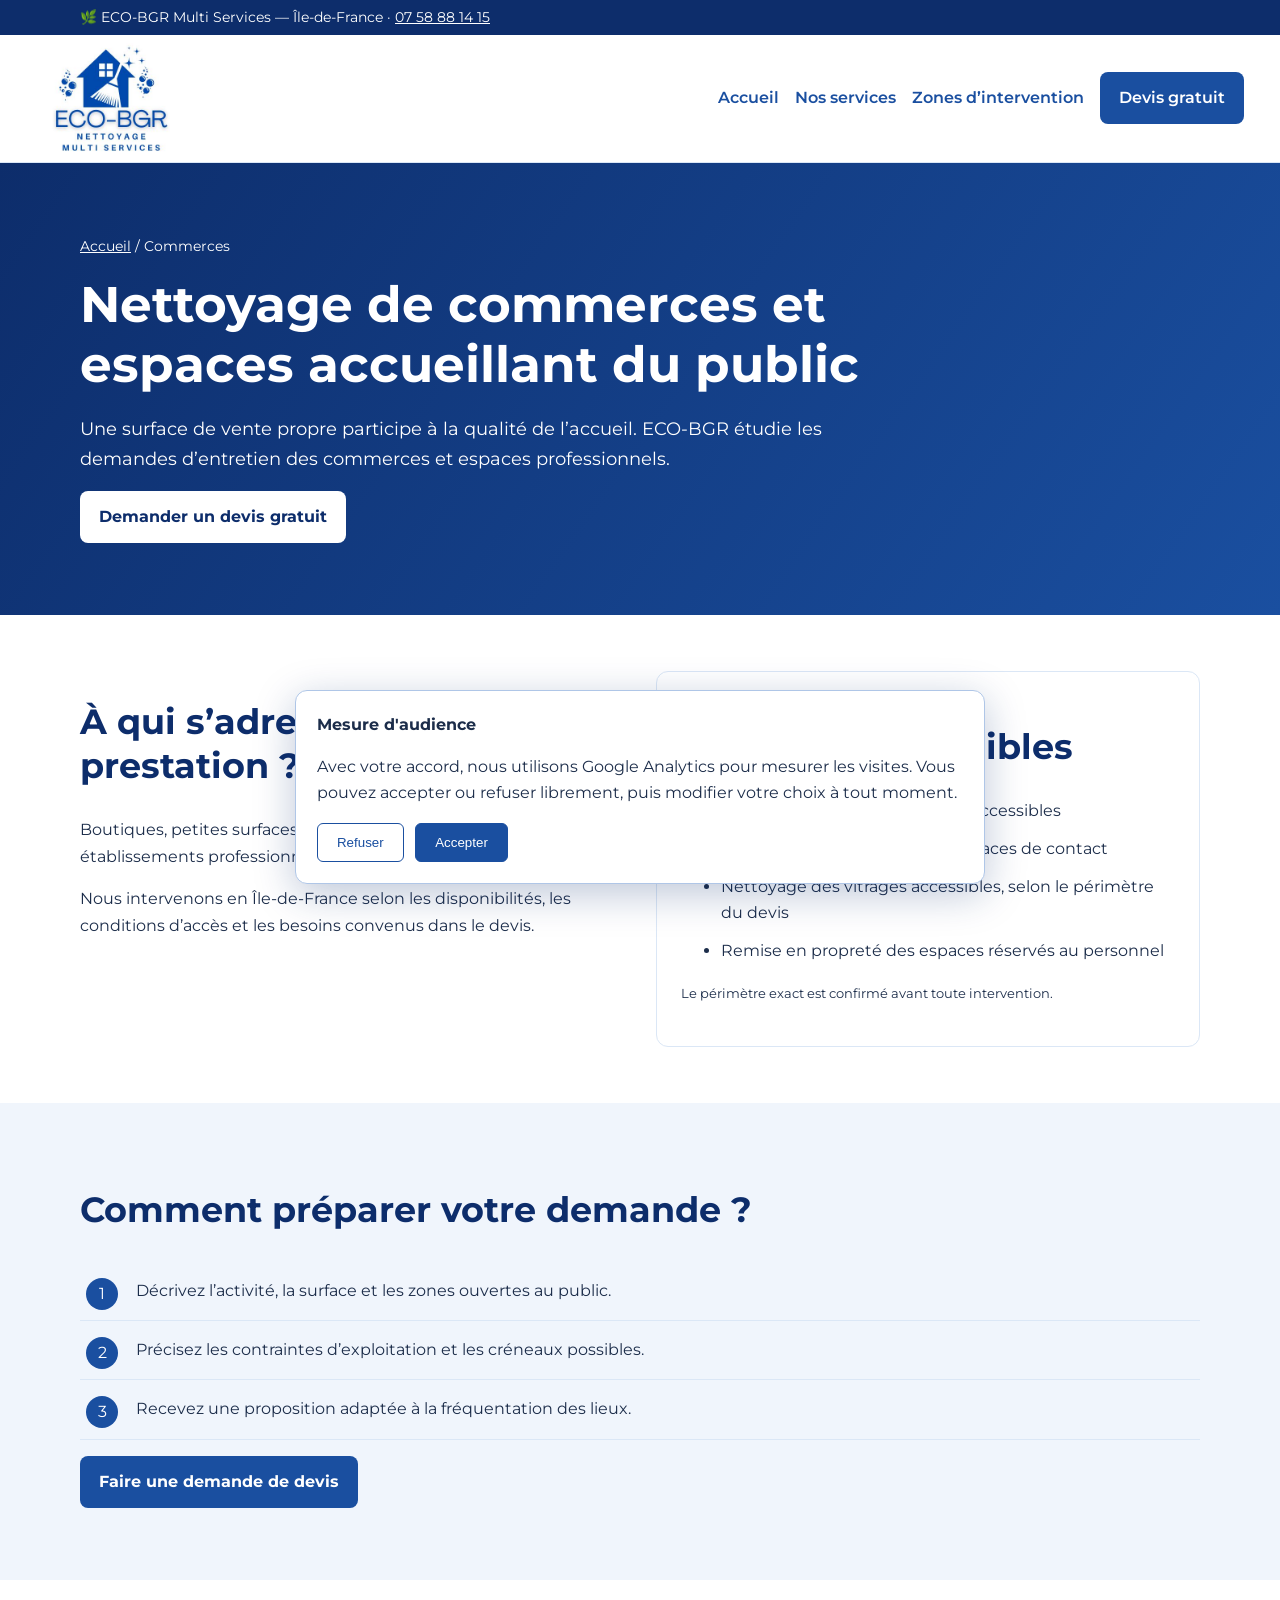
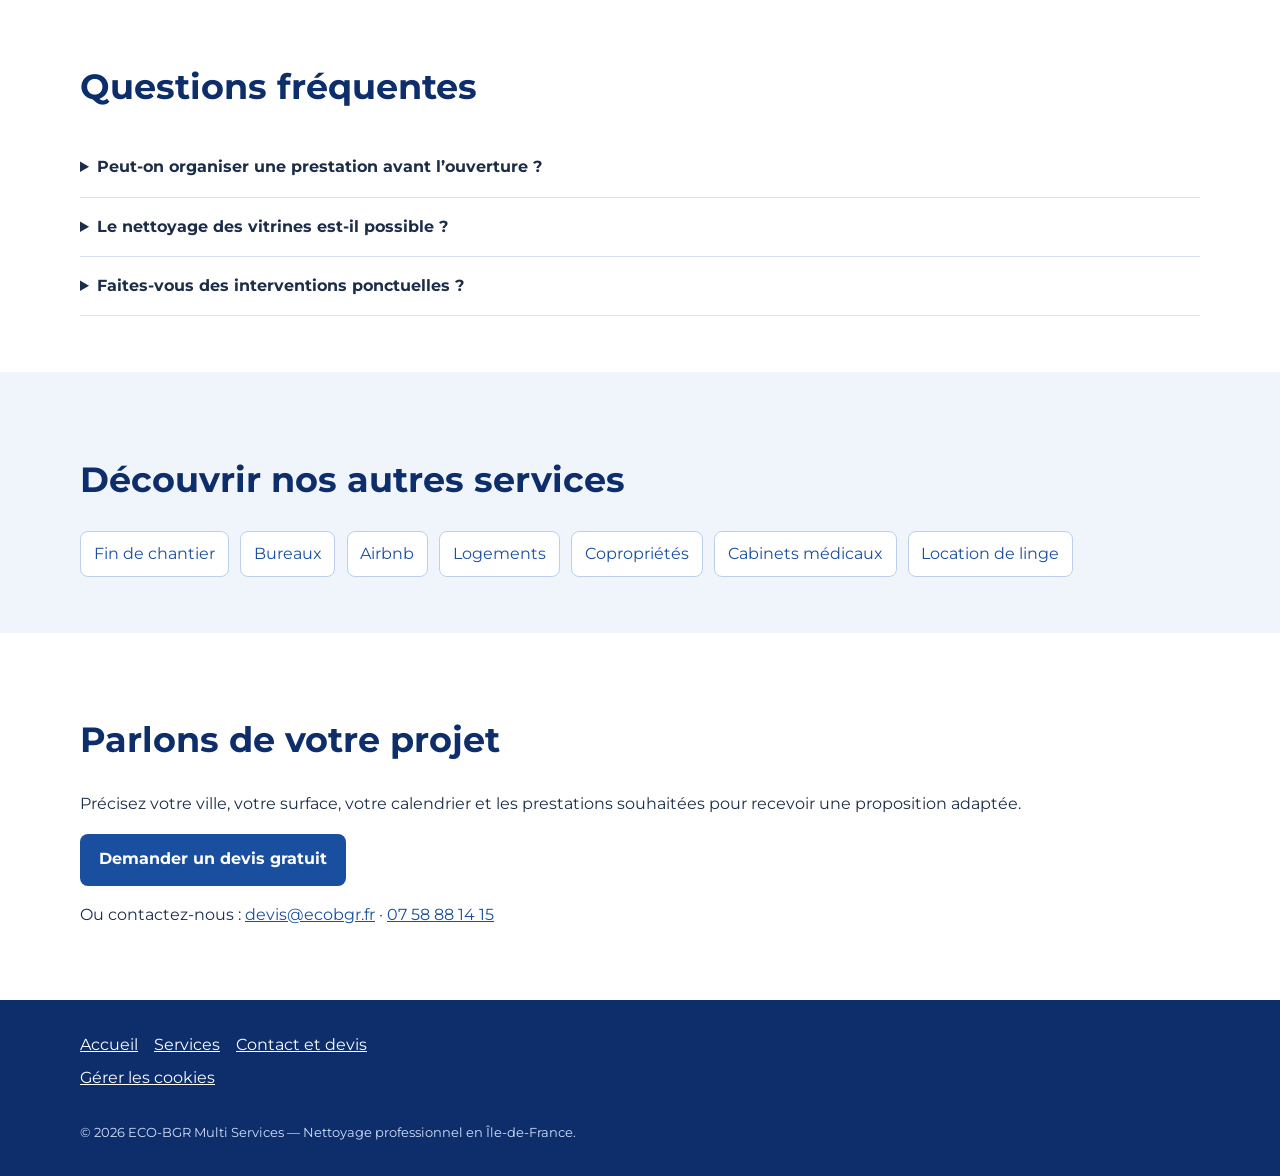
<file: services/nettoyage-commerces/index.html>
<!doctype html>
<html lang="fr"><head>
<meta charset="utf-8"><meta name="viewport" content="width=device-width,initial-scale=1">
<title>Nettoyage de commerces et espaces accueillant du public | ECO-BGR</title><meta name="description" content="Une surface de vente propre participe à la qualité de l’accueil. ECO-BGR étudie les demandes d’entretien des commerces et espaces professionnels. Devis gratuit pour une intervention en Île-de-France.">
<meta name="robots" content="index,follow"><link rel="canonical" href="https://ecobgr.fr/services/nettoyage-commerces/">
<meta property="og:type" content="website"><meta property="og:locale" content="fr_FR"><meta property="og:title" content="Nettoyage de commerces et espaces accueillant du public | ECO-BGR"><meta property="og:description" content="Une surface de vente propre participe à la qualité de l’accueil. ECO-BGR étudie les demandes d’entretien des commerces et espaces professionnels. Devis gratuit pour une intervention en Île-de-France."><meta property="og:url" content="https://ecobgr.fr/services/nettoyage-commerces/"><meta property="og:image" content="https://ecobgr.fr/logo.jpeg">
<meta name="twitter:card" content="summary">
<meta name="google-site-verification" content="yj0qRZgmsJh8ZFGZmru42TCmHGSxd94W1-dQCsKb7bg">
<link rel="icon" type="image/x-icon" href="/favicon.ico"><link rel="icon" type="image/png" sizes="32x32" href="/favicon-32x32.png"><link rel="preconnect" href="https://fonts.googleapis.com"><link rel="preconnect" href="https://fonts.gstatic.com" crossorigin><link href="https://fonts.googleapis.com/css2?family=Montserrat:wght@400;600;700;800&display=swap" rel="stylesheet"><link rel="stylesheet" href="/assets/service-pages.css">
<script type="application/ld+json">{"@context":"https://schema.org","@graph":[{"@type":"Service","name":"Nettoyage de commerces et espaces accueillant du public","description":"Une surface de vente propre participe à la qualité de l’accueil. ECO-BGR étudie les demandes d’entretien des commerces et espaces professionnels.","serviceType":"Commerces","areaServed":{"@type":"AdministrativeArea","name":"Île-de-France"},"provider":{"@type":"Organization","name":"ECO-BGR Multi Services","url":"https://ecobgr.fr/"}},{"@type":"BreadcrumbList","itemListElement":[{"@type":"ListItem","position":1,"name":"Accueil","item":"https://ecobgr.fr/"},{"@type":"ListItem","position":2,"name":"Commerces","item":"https://ecobgr.fr/services/nettoyage-commerces/"}]}]}</script>
<script defer src="/assets/service-analytics.js"></script></head><body>
<aside id="analytics-consent" class="cookie-dialog" role="dialog" aria-label="Choix des cookies de mesure d'audience" hidden><strong>Mesure d'audience</strong><p>Avec votre accord, nous utilisons Google Analytics pour mesurer les visites. Vous pouvez accepter ou refuser librement, puis modifier votre choix à tout moment.</p><div class="cookie-actions"><button id="analytics-reject" type="button">Refuser</button><button id="analytics-accept" type="button">Accepter</button></div></aside>
<a class="skip" href="#contenu">Aller au contenu</a>
<div class="top">🌿 ECO-BGR Multi Services — Île-de-France · <a href="tel:+33758881415">07 58 88 14 15</a></div>
<header class="header"><div class="nav"><a class="brand" href="/" aria-label="Retour à l’accueil ECO-BGR"><img src="/assets/brand/logo-original-cadre.svg" alt="ECO-BGR Nettoyage Multi Services" width="150" height="150"></a><nav class="navlinks" aria-label="Navigation principale"><a href="/">Accueil</a><a href="/#nos-services">Nos services</a><a href="/#zones">Zones d’intervention</a><a class="cta" href="/#devis">Devis gratuit</a></nav></div></header>
<main id="contenu"><section class="hero"><div class="wrap"><div class="crumb"><a href="/">Accueil</a> / Commerces</div><h1>Nettoyage de commerces et espaces accueillant du public</h1><p>Une surface de vente propre participe à la qualité de l’accueil. ECO-BGR étudie les demandes d’entretien des commerces et espaces professionnels.</p><a class="cta" href="/#devis">Demander un devis gratuit</a></div></section>
<section class="section"><div class="wrap cols"><div><h2>À qui s’adresse cette prestation ?</h2><p>Boutiques, petites surfaces de vente, espaces d’accueil et établissements professionnels.</p><p>Nous intervenons en Île-de-France selon les disponibilités, les conditions d’accès et les besoins convenus dans le devis.</p></div><div class="panel"><h2>Prestations possibles</h2><ul><li>Entretien des sols des espaces accessibles</li><li>Nettoyage des comptoirs et surfaces de contact</li><li>Nettoyage des vitrages accessibles, selon le périmètre du devis</li><li>Remise en propreté des espaces réservés au personnel</li></ul><p><small>Le périmètre exact est confirmé avant toute intervention.</small></p></div></div></section>
<section class="section alt"><div class="wrap"><h2>Comment préparer votre demande ?</h2><ol class="steps"><li>Décrivez l’activité, la surface et les zones ouvertes au public.</li><li>Précisez les contraintes d’exploitation et les créneaux possibles.</li><li>Recevez une proposition adaptée à la fréquentation des lieux.</li></ol><p><a class="cta" href="/#devis">Faire une demande de devis</a></p></div></section>
<section class="section"><div class="wrap"><h2>Questions fréquentes</h2><div class="faq"><details><summary>Peut-on organiser une prestation avant l’ouverture ?</summary><p>Les contraintes horaires peuvent être étudiées lors de l’établissement du devis.</p></details><details><summary>Le nettoyage des vitrines est-il possible ?</summary><p>Indiquez les dimensions et l’accessibilité des vitrines dans votre demande.</p></details><details><summary>Faites-vous des interventions ponctuelles ?</summary><p>Oui, les demandes ponctuelles comme les entretiens réguliers peuvent être étudiées.</p></details></div></div></section>
<section class="section alt"><div class="wrap"><h2>Découvrir nos autres services</h2><div class="service-links"><a href="/services/nettoyage-fin-chantier/">Fin de chantier</a><a href="/services/nettoyage-bureaux/">Bureaux</a><a href="/services/nettoyage-airbnb/">Airbnb</a><a href="/services/nettoyage-residentiel/">Logements</a><a href="/services/nettoyage-coproprietes/">Copropriétés</a><a href="/services/nettoyage-cabinets-medicaux/">Cabinets médicaux</a><a href="/services/location-linge/">Location de linge</a></div></div></section>
<section class="section"><div class="wrap"><h2>Parlons de votre projet</h2><p>Précisez votre ville, votre surface, votre calendrier et les prestations souhaitées pour recevoir une proposition adaptée.</p><a class="cta" href="/#devis">Demander un devis gratuit</a> <p>Ou contactez-nous : <a href="mailto:devis@ecobgr.fr">devis@ecobgr.fr</a> · <a href="tel:+33758881415">07 58 88 14 15</a></p></div></section></main>
<footer class="foot"><div class="wrap"><nav aria-label="Pied de page"><a href="/">Accueil</a><a href="/#nos-services">Services</a><a href="/#devis">Contact et devis</a></nav><button type="button" id="analytics-manage" class="cookie-manage">Gérer les cookies</button><small>© 2026 ECO-BGR Multi Services — Nettoyage professionnel en Île-de-France.</small></div></footer>
</body></html>
</file>
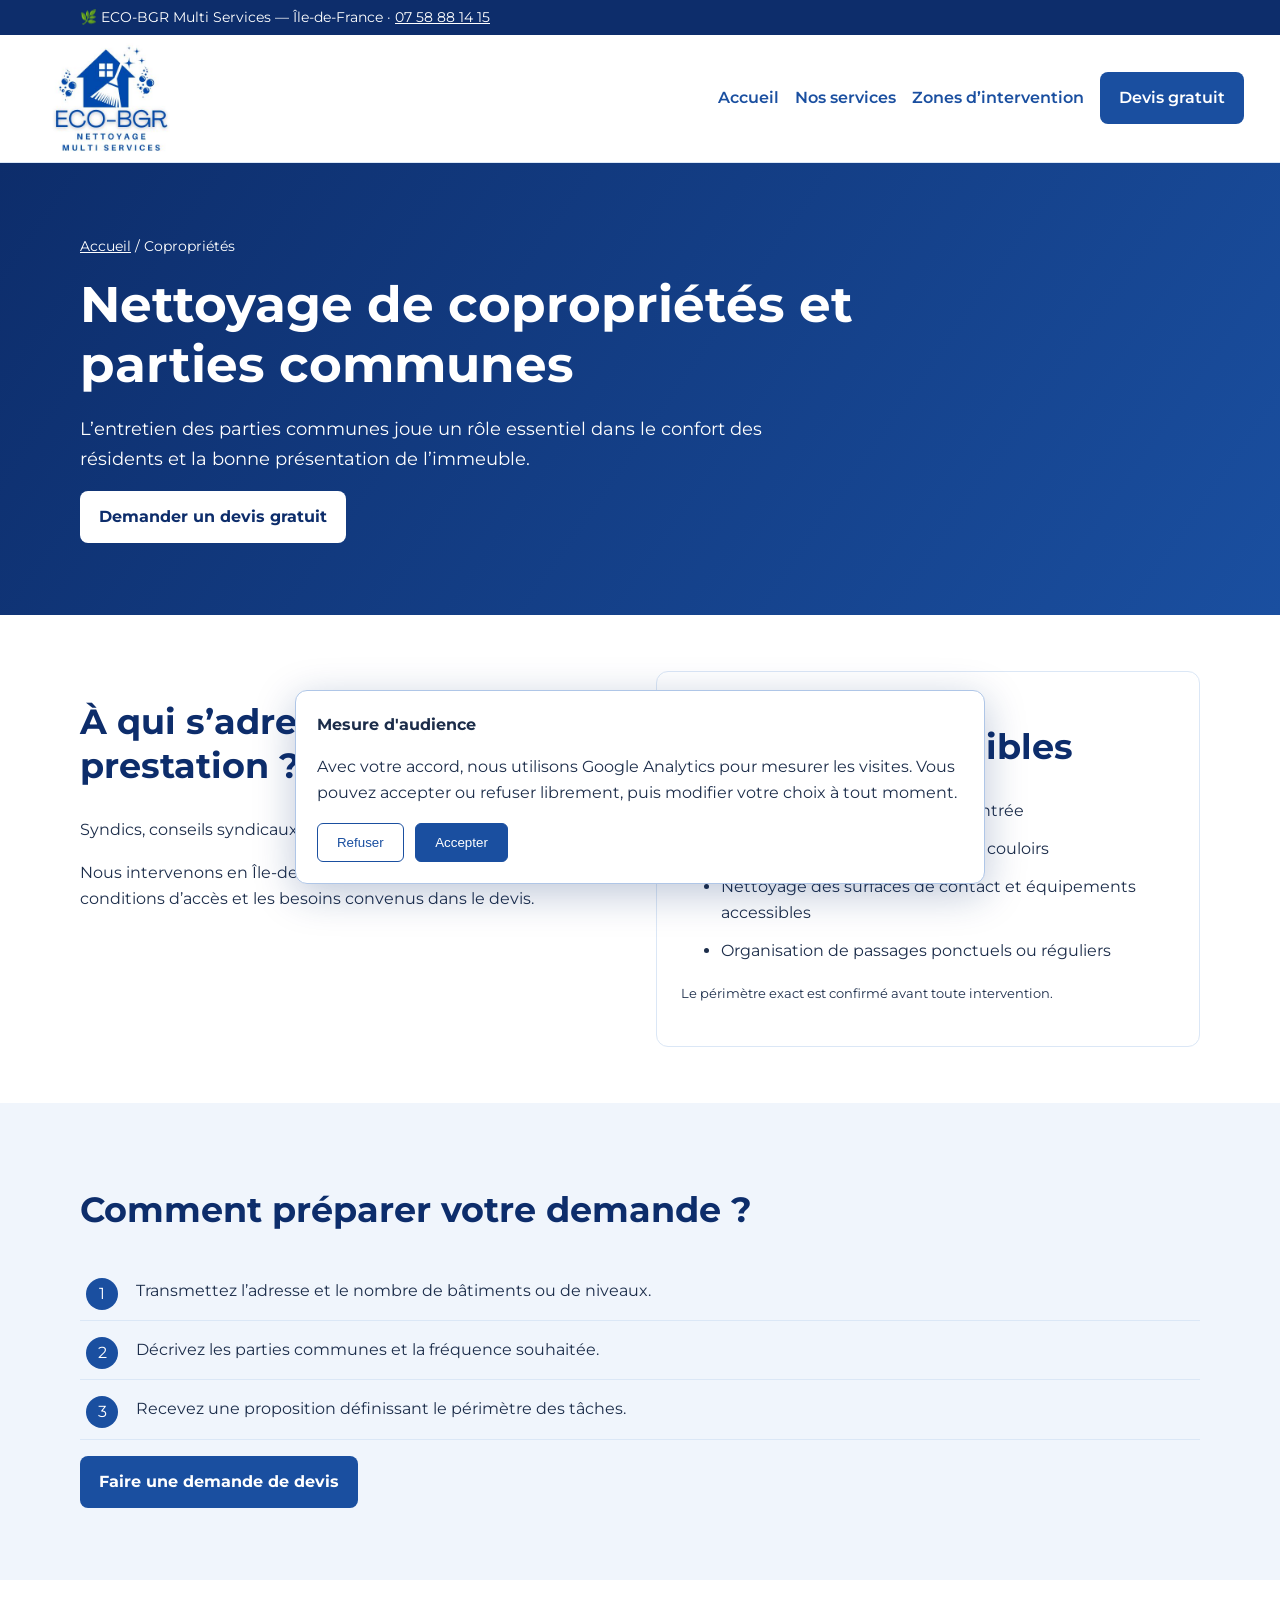
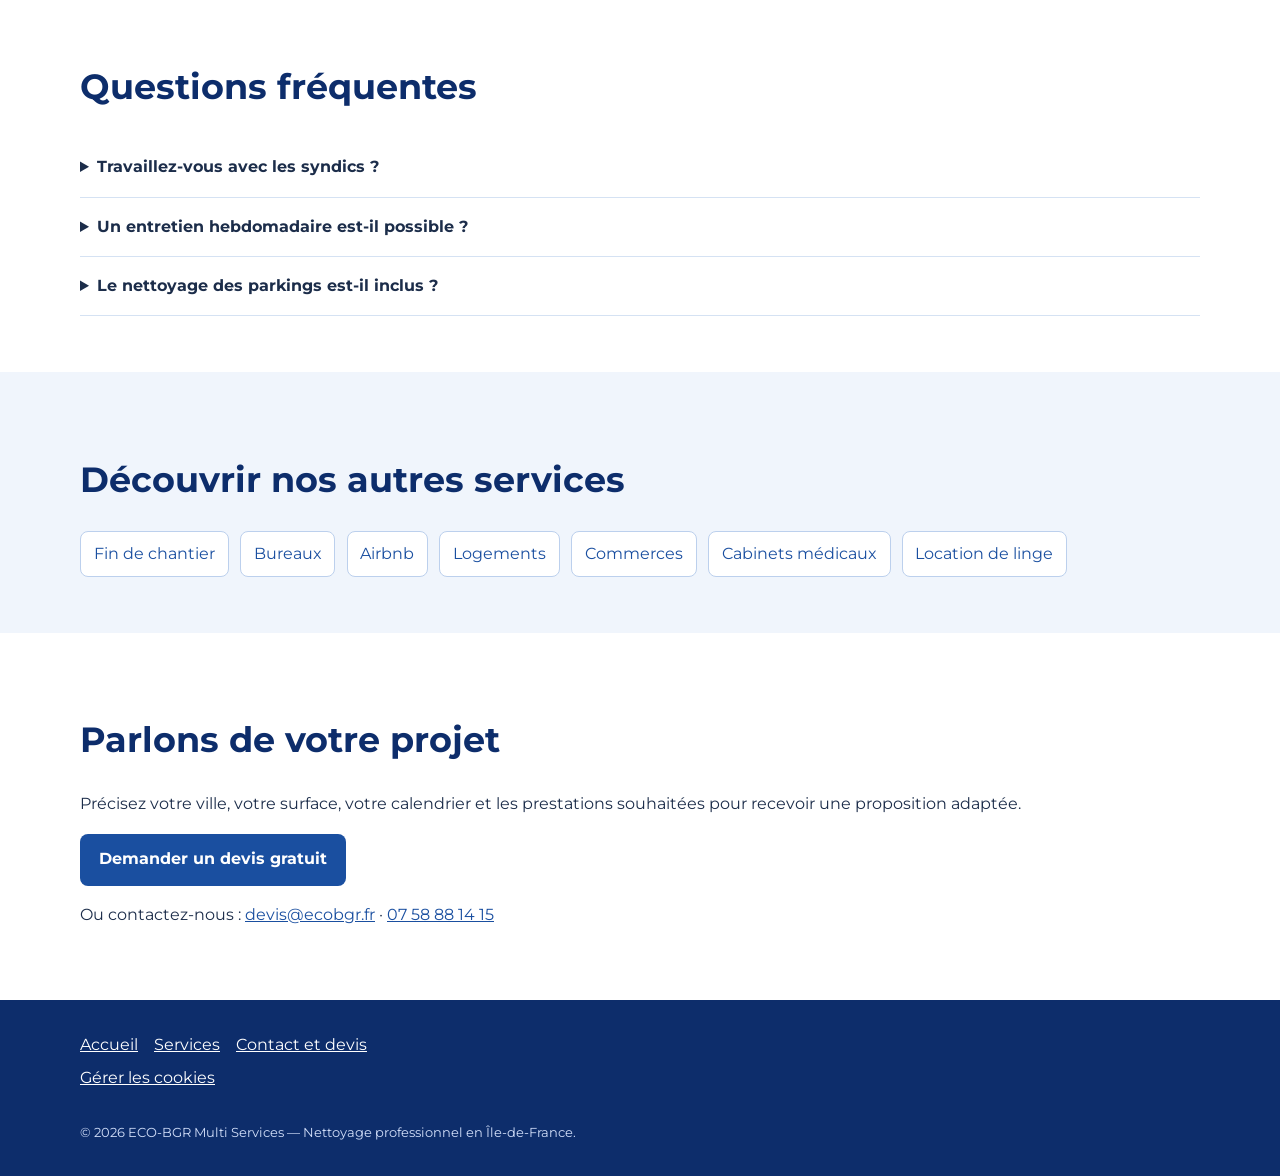
<file: services/nettoyage-coproprietes/index.html>
<!doctype html>
<html lang="fr"><head>
<meta charset="utf-8"><meta name="viewport" content="width=device-width,initial-scale=1">
<title>Nettoyage de copropriétés et parties communes | ECO-BGR</title><meta name="description" content="L’entretien des parties communes joue un rôle essentiel dans le confort des résidents et la bonne présentation de l’immeuble. Devis gratuit pour une intervention en Île-de-France.">
<meta name="robots" content="index,follow"><link rel="canonical" href="https://ecobgr.fr/services/nettoyage-coproprietes/">
<meta property="og:type" content="website"><meta property="og:locale" content="fr_FR"><meta property="og:title" content="Nettoyage de copropriétés et parties communes | ECO-BGR"><meta property="og:description" content="L’entretien des parties communes joue un rôle essentiel dans le confort des résidents et la bonne présentation de l’immeuble. Devis gratuit pour une intervention en Île-de-France."><meta property="og:url" content="https://ecobgr.fr/services/nettoyage-coproprietes/"><meta property="og:image" content="https://ecobgr.fr/logo.jpeg">
<meta name="twitter:card" content="summary">
<meta name="google-site-verification" content="yj0qRZgmsJh8ZFGZmru42TCmHGSxd94W1-dQCsKb7bg">
<link rel="icon" type="image/x-icon" href="/favicon.ico"><link rel="icon" type="image/png" sizes="32x32" href="/favicon-32x32.png"><link rel="preconnect" href="https://fonts.googleapis.com"><link rel="preconnect" href="https://fonts.gstatic.com" crossorigin><link href="https://fonts.googleapis.com/css2?family=Montserrat:wght@400;600;700;800&display=swap" rel="stylesheet"><link rel="stylesheet" href="/assets/service-pages.css">
<script type="application/ld+json">{"@context":"https://schema.org","@graph":[{"@type":"Service","name":"Nettoyage de copropriétés et parties communes","description":"L’entretien des parties communes joue un rôle essentiel dans le confort des résidents et la bonne présentation de l’immeuble.","serviceType":"Copropriétés","areaServed":{"@type":"AdministrativeArea","name":"Île-de-France"},"provider":{"@type":"Organization","name":"ECO-BGR Multi Services","url":"https://ecobgr.fr/"}},{"@type":"BreadcrumbList","itemListElement":[{"@type":"ListItem","position":1,"name":"Accueil","item":"https://ecobgr.fr/"},{"@type":"ListItem","position":2,"name":"Copropriétés","item":"https://ecobgr.fr/services/nettoyage-coproprietes/"}]}]}</script>
<script defer src="/assets/service-analytics.js"></script></head><body>
<aside id="analytics-consent" class="cookie-dialog" role="dialog" aria-label="Choix des cookies de mesure d'audience" hidden><strong>Mesure d'audience</strong><p>Avec votre accord, nous utilisons Google Analytics pour mesurer les visites. Vous pouvez accepter ou refuser librement, puis modifier votre choix à tout moment.</p><div class="cookie-actions"><button id="analytics-reject" type="button">Refuser</button><button id="analytics-accept" type="button">Accepter</button></div></aside>
<a class="skip" href="#contenu">Aller au contenu</a>
<div class="top">🌿 ECO-BGR Multi Services — Île-de-France · <a href="tel:+33758881415">07 58 88 14 15</a></div>
<header class="header"><div class="nav"><a class="brand" href="/" aria-label="Retour à l’accueil ECO-BGR"><img src="/assets/brand/logo-original-cadre.svg" alt="ECO-BGR Nettoyage Multi Services" width="150" height="150"></a><nav class="navlinks" aria-label="Navigation principale"><a href="/">Accueil</a><a href="/#nos-services">Nos services</a><a href="/#zones">Zones d’intervention</a><a class="cta" href="/#devis">Devis gratuit</a></nav></div></header>
<main id="contenu"><section class="hero"><div class="wrap"><div class="crumb"><a href="/">Accueil</a> / Copropriétés</div><h1>Nettoyage de copropriétés et parties communes</h1><p>L’entretien des parties communes joue un rôle essentiel dans le confort des résidents et la bonne présentation de l’immeuble.</p><a class="cta" href="/#devis">Demander un devis gratuit</a></div></section>
<section class="section"><div class="wrap cols"><div><h2>À qui s’adresse cette prestation ?</h2><p>Syndics, conseils syndicaux, bailleurs et gestionnaires d’immeubles.</p><p>Nous intervenons en Île-de-France selon les disponibilités, les conditions d’accès et les besoins convenus dans le devis.</p></div><div class="panel"><h2>Prestations possibles</h2><ul><li>Nettoyage des halls et zones d’entrée</li><li>Entretien des escaliers, paliers et couloirs</li><li>Nettoyage des surfaces de contact et équipements accessibles</li><li>Organisation de passages ponctuels ou réguliers</li></ul><p><small>Le périmètre exact est confirmé avant toute intervention.</small></p></div></div></section>
<section class="section alt"><div class="wrap"><h2>Comment préparer votre demande ?</h2><ol class="steps"><li>Transmettez l’adresse et le nombre de bâtiments ou de niveaux.</li><li>Décrivez les parties communes et la fréquence souhaitée.</li><li>Recevez une proposition définissant le périmètre des tâches.</li></ol><p><a class="cta" href="/#devis">Faire une demande de devis</a></p></div></section>
<section class="section"><div class="wrap"><h2>Questions fréquentes</h2><div class="faq"><details><summary>Travaillez-vous avec les syndics ?</summary><p>Les syndics et gestionnaires peuvent solliciter un devis pour leurs immeubles.</p></details><details><summary>Un entretien hebdomadaire est-il possible ?</summary><p>La fréquence est définie en fonction des surfaces, de la fréquentation et des besoins.</p></details><details><summary>Le nettoyage des parkings est-il inclus ?</summary><p>Les espaces spécifiques comme les parkings doivent être mentionnés et chiffrés séparément si nécessaire.</p></details></div></div></section>
<section class="section alt"><div class="wrap"><h2>Découvrir nos autres services</h2><div class="service-links"><a href="/services/nettoyage-fin-chantier/">Fin de chantier</a><a href="/services/nettoyage-bureaux/">Bureaux</a><a href="/services/nettoyage-airbnb/">Airbnb</a><a href="/services/nettoyage-residentiel/">Logements</a><a href="/services/nettoyage-commerces/">Commerces</a><a href="/services/nettoyage-cabinets-medicaux/">Cabinets médicaux</a><a href="/services/location-linge/">Location de linge</a></div></div></section>
<section class="section"><div class="wrap"><h2>Parlons de votre projet</h2><p>Précisez votre ville, votre surface, votre calendrier et les prestations souhaitées pour recevoir une proposition adaptée.</p><a class="cta" href="/#devis">Demander un devis gratuit</a> <p>Ou contactez-nous : <a href="mailto:devis@ecobgr.fr">devis@ecobgr.fr</a> · <a href="tel:+33758881415">07 58 88 14 15</a></p></div></section></main>
<footer class="foot"><div class="wrap"><nav aria-label="Pied de page"><a href="/">Accueil</a><a href="/#nos-services">Services</a><a href="/#devis">Contact et devis</a></nav><button type="button" id="analytics-manage" class="cookie-manage">Gérer les cookies</button><small>© 2026 ECO-BGR Multi Services — Nettoyage professionnel en Île-de-France.</small></div></footer>
</body></html>
</file>
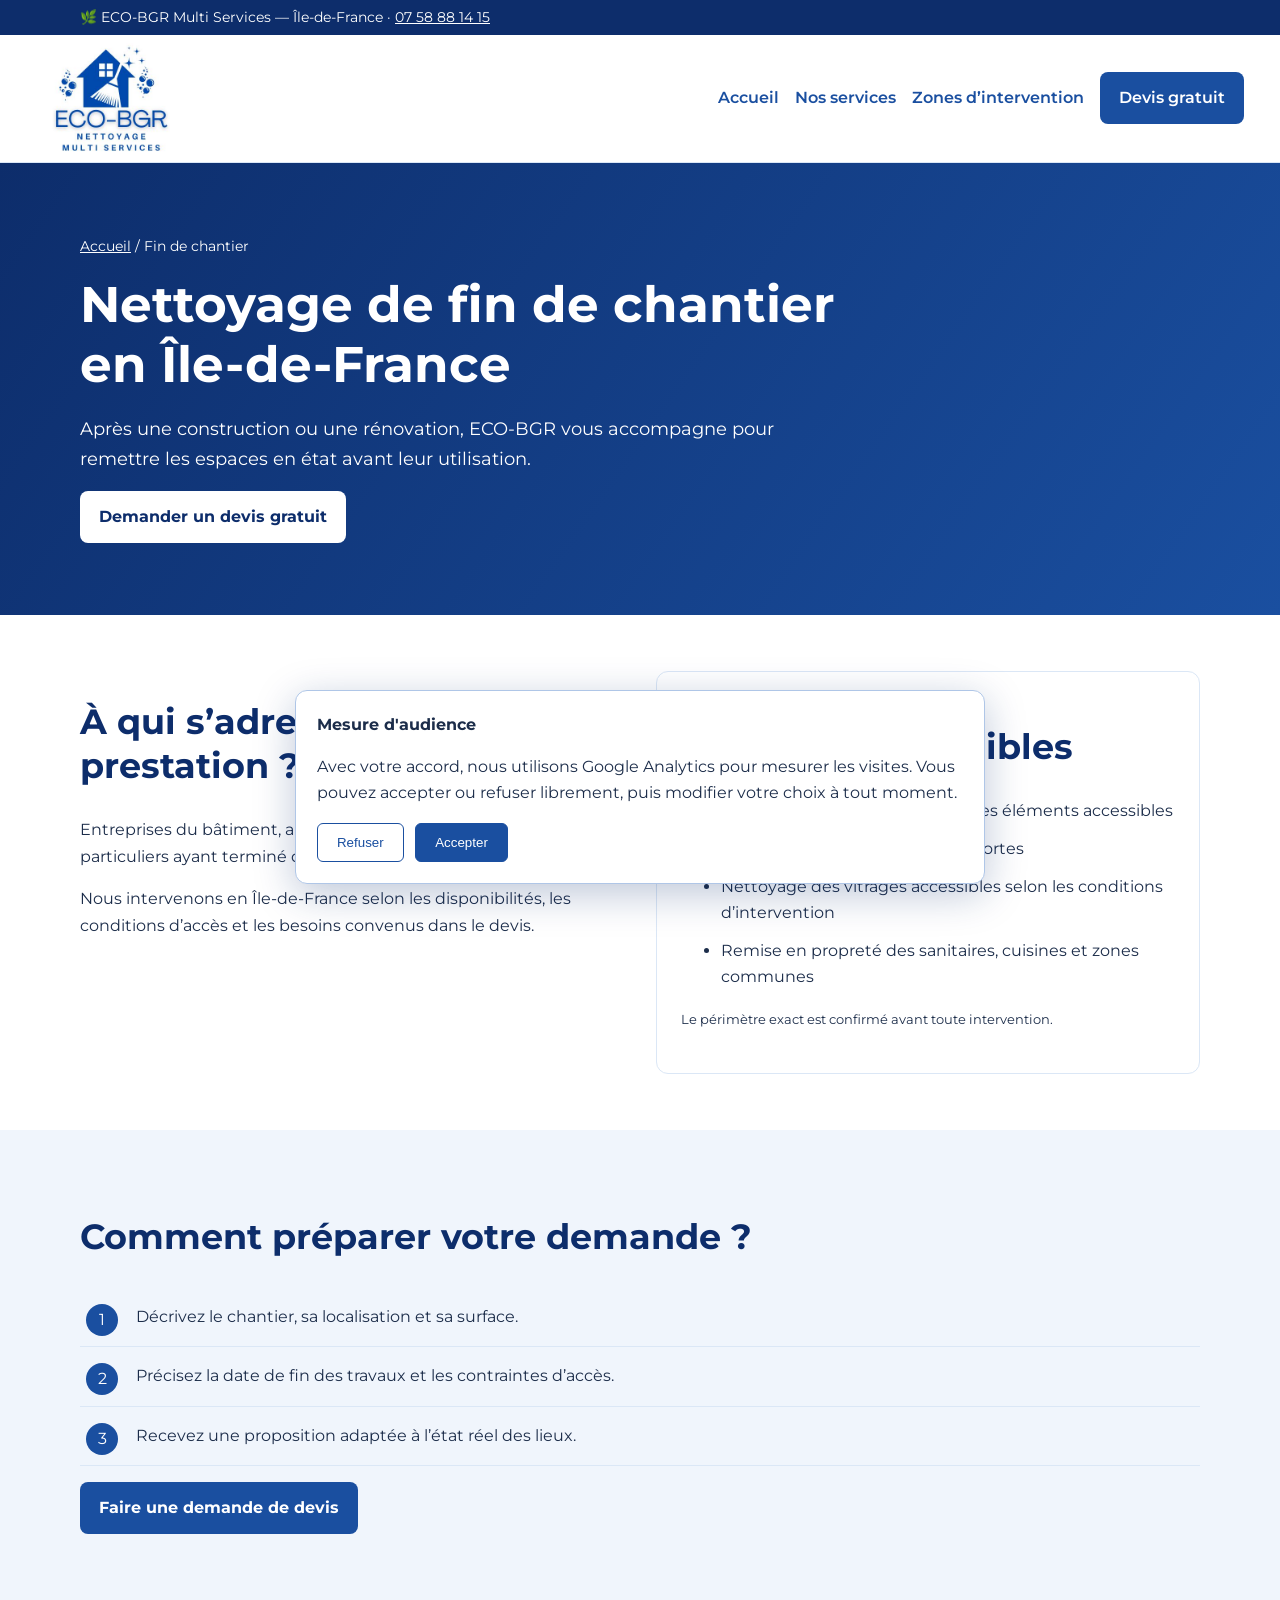
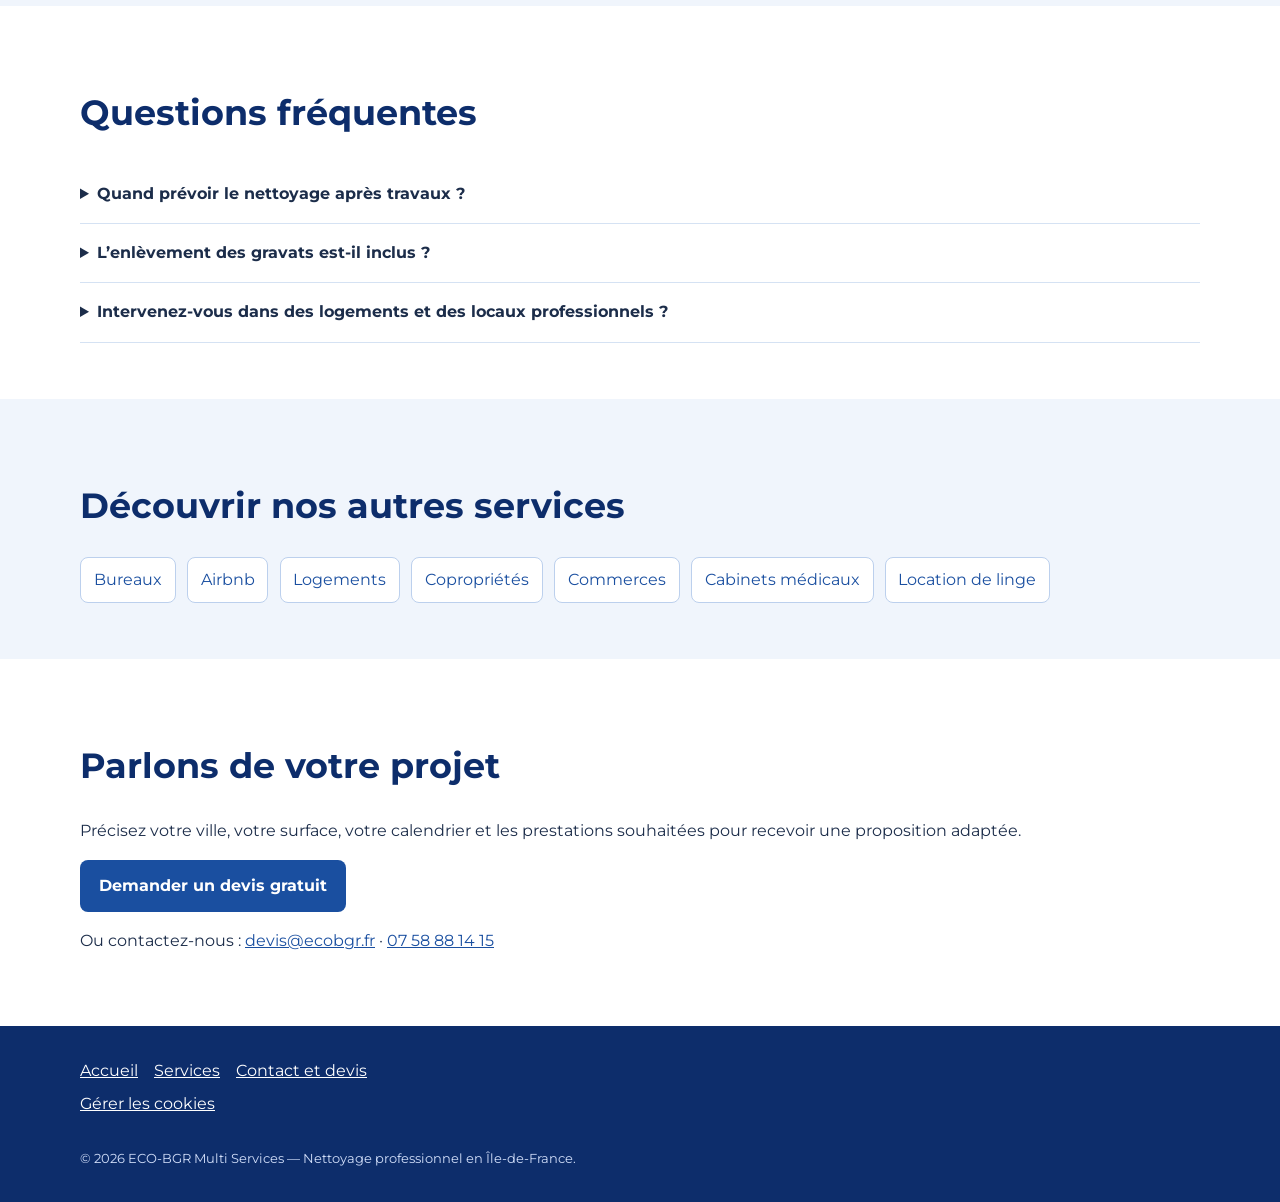
<file: services/nettoyage-fin-chantier/index.html>
<!doctype html>
<html lang="fr"><head>
<meta charset="utf-8"><meta name="viewport" content="width=device-width,initial-scale=1">
<title>Nettoyage de fin de chantier en Île-de-France | ECO-BGR</title><meta name="description" content="Après une construction ou une rénovation, ECO-BGR vous accompagne pour remettre les espaces en état avant leur utilisation. Devis gratuit pour une intervention en Île-de-France.">
<meta name="robots" content="index,follow"><link rel="canonical" href="https://ecobgr.fr/services/nettoyage-fin-chantier/">
<meta property="og:type" content="website"><meta property="og:locale" content="fr_FR"><meta property="og:title" content="Nettoyage de fin de chantier en Île-de-France | ECO-BGR"><meta property="og:description" content="Après une construction ou une rénovation, ECO-BGR vous accompagne pour remettre les espaces en état avant leur utilisation. Devis gratuit pour une intervention en Île-de-France."><meta property="og:url" content="https://ecobgr.fr/services/nettoyage-fin-chantier/"><meta property="og:image" content="https://ecobgr.fr/logo.jpeg">
<meta name="twitter:card" content="summary">
<meta name="google-site-verification" content="yj0qRZgmsJh8ZFGZmru42TCmHGSxd94W1-dQCsKb7bg">
<link rel="icon" type="image/x-icon" href="/favicon.ico"><link rel="icon" type="image/png" sizes="32x32" href="/favicon-32x32.png"><link rel="preconnect" href="https://fonts.googleapis.com"><link rel="preconnect" href="https://fonts.gstatic.com" crossorigin><link href="https://fonts.googleapis.com/css2?family=Montserrat:wght@400;600;700;800&display=swap" rel="stylesheet"><link rel="stylesheet" href="/assets/service-pages.css">
<script type="application/ld+json">{"@context":"https://schema.org","@graph":[{"@type":"Service","name":"Nettoyage de fin de chantier en Île-de-France","description":"Après une construction ou une rénovation, ECO-BGR vous accompagne pour remettre les espaces en état avant leur utilisation.","serviceType":"Fin de chantier","areaServed":{"@type":"AdministrativeArea","name":"Île-de-France"},"provider":{"@type":"Organization","name":"ECO-BGR Multi Services","url":"https://ecobgr.fr/"}},{"@type":"BreadcrumbList","itemListElement":[{"@type":"ListItem","position":1,"name":"Accueil","item":"https://ecobgr.fr/"},{"@type":"ListItem","position":2,"name":"Fin de chantier","item":"https://ecobgr.fr/services/nettoyage-fin-chantier/"}]}]}</script>
<script defer src="/assets/service-analytics.js"></script></head><body>
<aside id="analytics-consent" class="cookie-dialog" role="dialog" aria-label="Choix des cookies de mesure d'audience" hidden><strong>Mesure d'audience</strong><p>Avec votre accord, nous utilisons Google Analytics pour mesurer les visites. Vous pouvez accepter ou refuser librement, puis modifier votre choix à tout moment.</p><div class="cookie-actions"><button id="analytics-reject" type="button">Refuser</button><button id="analytics-accept" type="button">Accepter</button></div></aside>
<a class="skip" href="#contenu">Aller au contenu</a>
<div class="top">🌿 ECO-BGR Multi Services — Île-de-France · <a href="tel:+33758881415">07 58 88 14 15</a></div>
<header class="header"><div class="nav"><a class="brand" href="/" aria-label="Retour à l’accueil ECO-BGR"><img src="/assets/brand/logo-original-cadre.svg" alt="ECO-BGR Nettoyage Multi Services" width="150" height="150"></a><nav class="navlinks" aria-label="Navigation principale"><a href="/">Accueil</a><a href="/#nos-services">Nos services</a><a href="/#zones">Zones d’intervention</a><a class="cta" href="/#devis">Devis gratuit</a></nav></div></header>
<main id="contenu"><section class="hero"><div class="wrap"><div class="crumb"><a href="/">Accueil</a> / Fin de chantier</div><h1>Nettoyage de fin de chantier en Île-de-France</h1><p>Après une construction ou une rénovation, ECO-BGR vous accompagne pour remettre les espaces en état avant leur utilisation.</p><a class="cta" href="/#devis">Demander un devis gratuit</a></div></section>
<section class="section"><div class="wrap cols"><div><h2>À qui s’adresse cette prestation ?</h2><p>Entreprises du bâtiment, artisans, gestionnaires immobiliers et particuliers ayant terminé des travaux.</p><p>Nous intervenons en Île-de-France selon les disponibilités, les conditions d’accès et les besoins convenus dans le devis.</p></div><div class="panel"><h2>Prestations possibles</h2><ul><li>Dépoussiérage des surfaces et des éléments accessibles</li><li>Nettoyage des sols, plinthes et portes</li><li>Nettoyage des vitrages accessibles selon les conditions d’intervention</li><li>Remise en propreté des sanitaires, cuisines et zones communes</li></ul><p><small>Le périmètre exact est confirmé avant toute intervention.</small></p></div></div></section>
<section class="section alt"><div class="wrap"><h2>Comment préparer votre demande ?</h2><ol class="steps"><li>Décrivez le chantier, sa localisation et sa surface.</li><li>Précisez la date de fin des travaux et les contraintes d’accès.</li><li>Recevez une proposition adaptée à l’état réel des lieux.</li></ol><p><a class="cta" href="/#devis">Faire une demande de devis</a></p></div></section>
<section class="section"><div class="wrap"><h2>Questions fréquentes</h2><div class="faq"><details><summary>Quand prévoir le nettoyage après travaux ?</summary><p>Idéalement une fois les travaux poussiéreux terminés et les zones rendues accessibles. Indiquez votre calendrier dans la demande de devis.</p></details><details><summary>L’enlèvement des gravats est-il inclus ?</summary><p>Les besoins d’évacuation sont étudiés selon la nature et le volume des déchets : ils doivent être précisés pour établir le devis.</p></details><details><summary>Intervenez-vous dans des logements et des locaux professionnels ?</summary><p>Oui, les demandes concernent aussi bien les logements que les espaces professionnels, sous réserve d’un devis adapté.</p></details></div></div></section>
<section class="section alt"><div class="wrap"><h2>Découvrir nos autres services</h2><div class="service-links"><a href="/services/nettoyage-bureaux/">Bureaux</a><a href="/services/nettoyage-airbnb/">Airbnb</a><a href="/services/nettoyage-residentiel/">Logements</a><a href="/services/nettoyage-coproprietes/">Copropriétés</a><a href="/services/nettoyage-commerces/">Commerces</a><a href="/services/nettoyage-cabinets-medicaux/">Cabinets médicaux</a><a href="/services/location-linge/">Location de linge</a></div></div></section>
<section class="section"><div class="wrap"><h2>Parlons de votre projet</h2><p>Précisez votre ville, votre surface, votre calendrier et les prestations souhaitées pour recevoir une proposition adaptée.</p><a class="cta" href="/#devis">Demander un devis gratuit</a> <p>Ou contactez-nous : <a href="mailto:devis@ecobgr.fr">devis@ecobgr.fr</a> · <a href="tel:+33758881415">07 58 88 14 15</a></p></div></section></main>
<footer class="foot"><div class="wrap"><nav aria-label="Pied de page"><a href="/">Accueil</a><a href="/#nos-services">Services</a><a href="/#devis">Contact et devis</a></nav><button type="button" id="analytics-manage" class="cookie-manage">Gérer les cookies</button><small>© 2026 ECO-BGR Multi Services — Nettoyage professionnel en Île-de-France.</small></div></footer>
</body></html>
</file>
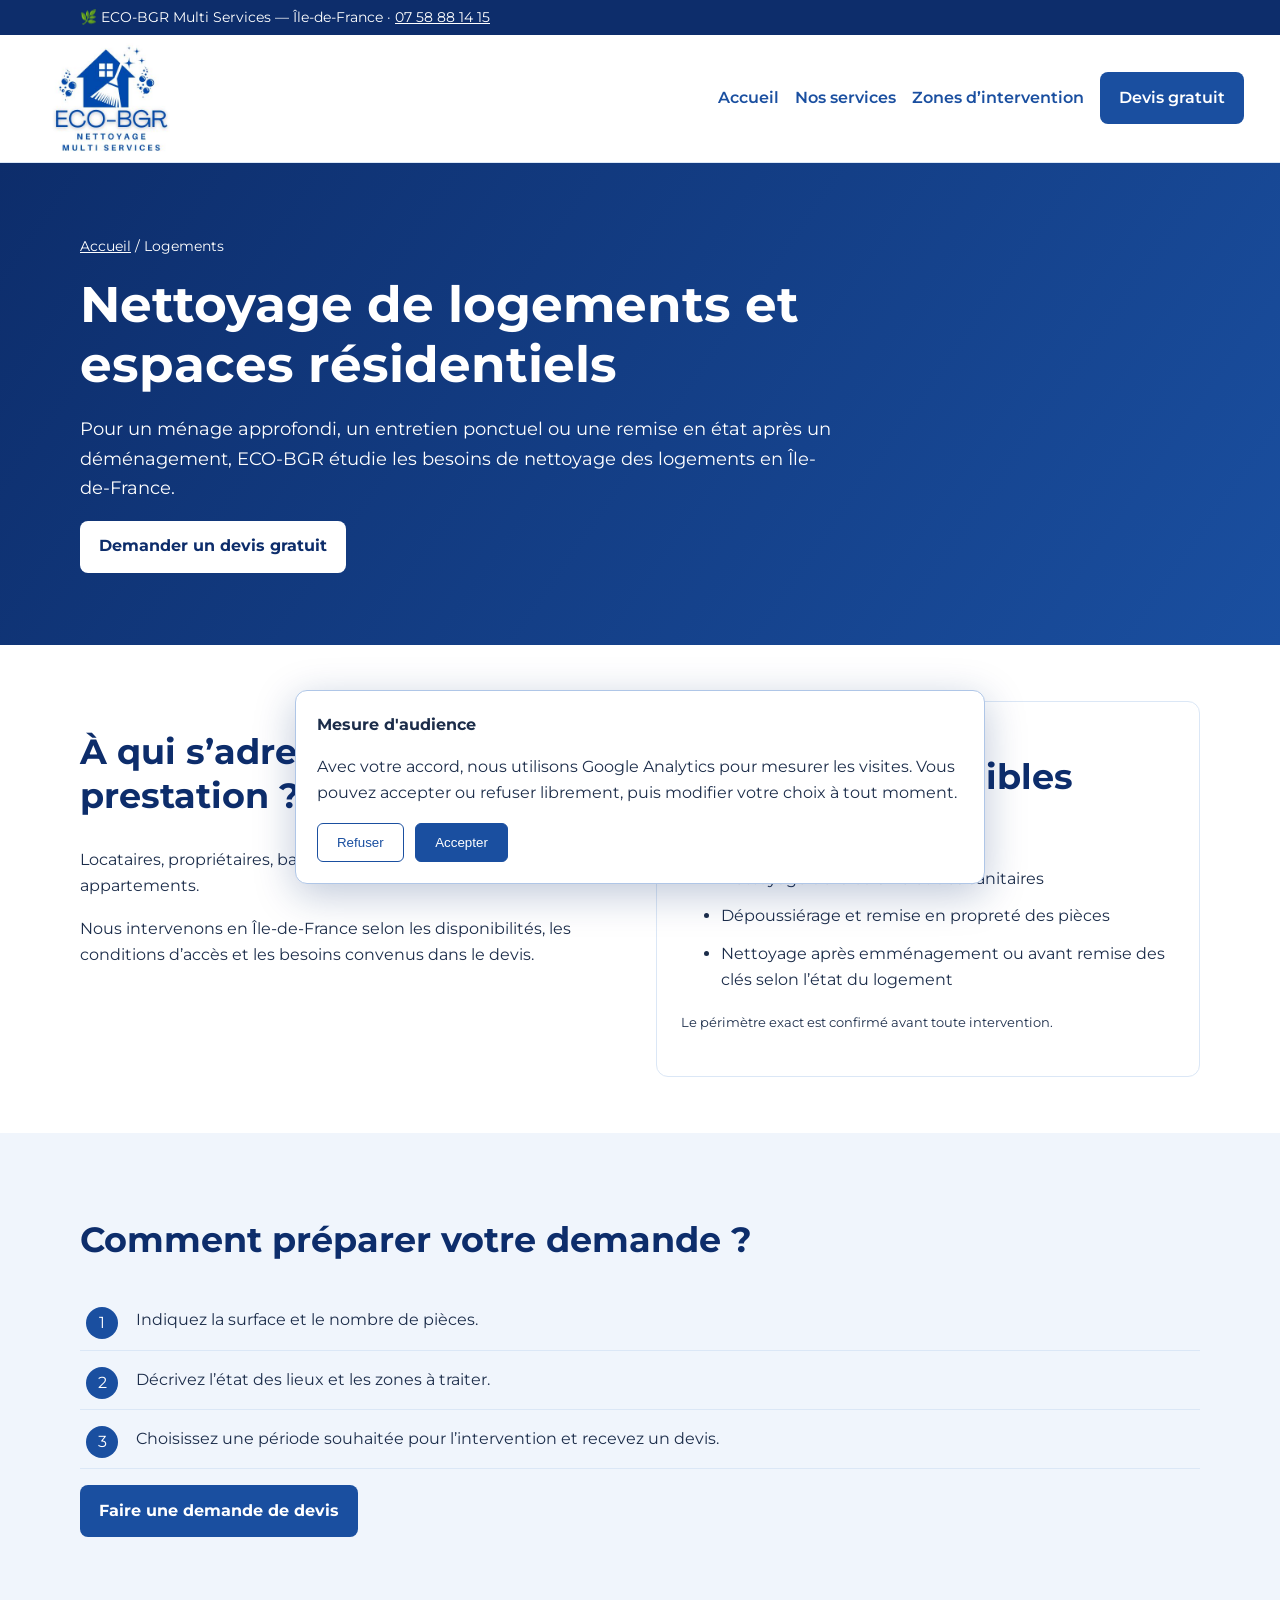
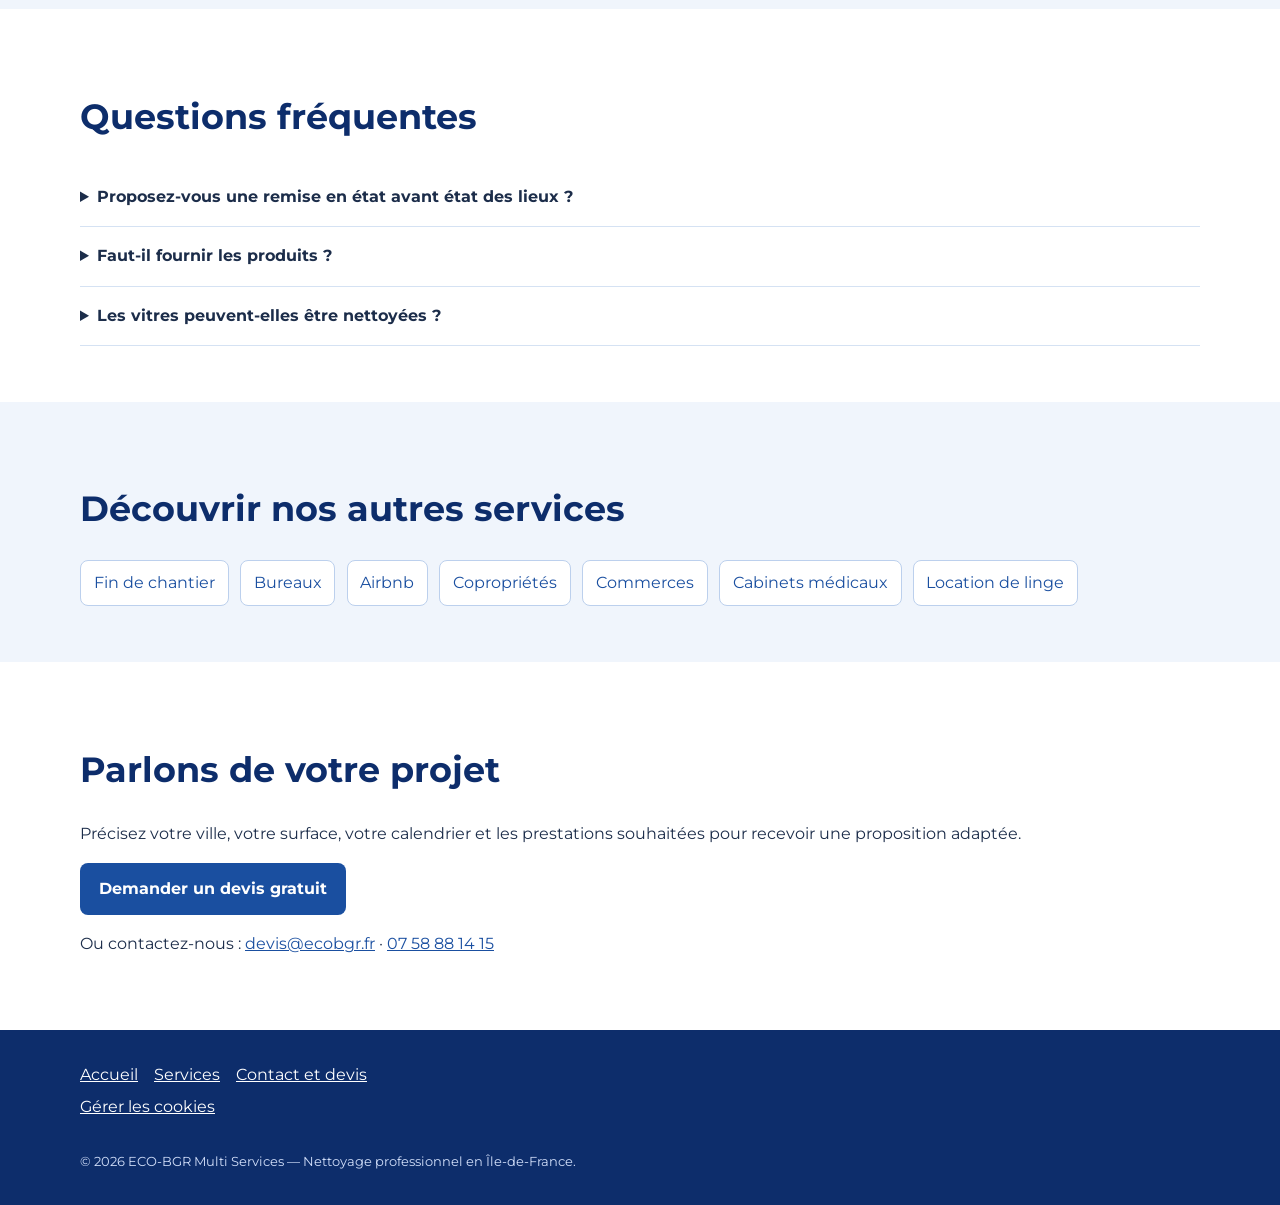
<file: services/nettoyage-residentiel/index.html>
<!doctype html>
<html lang="fr"><head>
<meta charset="utf-8"><meta name="viewport" content="width=device-width,initial-scale=1">
<title>Nettoyage de logements et espaces résidentiels | ECO-BGR</title><meta name="description" content="Pour un ménage approfondi, un entretien ponctuel ou une remise en état après un déménagement, ECO-BGR étudie les besoins de nettoyage des logements en Île-de-France. Devis gratuit pour une intervention en Île-de-France.">
<meta name="robots" content="index,follow"><link rel="canonical" href="https://ecobgr.fr/services/nettoyage-residentiel/">
<meta property="og:type" content="website"><meta property="og:locale" content="fr_FR"><meta property="og:title" content="Nettoyage de logements et espaces résidentiels | ECO-BGR"><meta property="og:description" content="Pour un ménage approfondi, un entretien ponctuel ou une remise en état après un déménagement, ECO-BGR étudie les besoins de nettoyage des logements en Île-de-France. Devis gratuit pour une intervention en Île-de-France."><meta property="og:url" content="https://ecobgr.fr/services/nettoyage-residentiel/"><meta property="og:image" content="https://ecobgr.fr/logo.jpeg">
<meta name="twitter:card" content="summary">
<meta name="google-site-verification" content="yj0qRZgmsJh8ZFGZmru42TCmHGSxd94W1-dQCsKb7bg">
<link rel="icon" type="image/x-icon" href="/favicon.ico"><link rel="icon" type="image/png" sizes="32x32" href="/favicon-32x32.png"><link rel="preconnect" href="https://fonts.googleapis.com"><link rel="preconnect" href="https://fonts.gstatic.com" crossorigin><link href="https://fonts.googleapis.com/css2?family=Montserrat:wght@400;600;700;800&display=swap" rel="stylesheet"><link rel="stylesheet" href="/assets/service-pages.css">
<script type="application/ld+json">{"@context":"https://schema.org","@graph":[{"@type":"Service","name":"Nettoyage de logements et espaces résidentiels","description":"Pour un ménage approfondi, un entretien ponctuel ou une remise en état après un déménagement, ECO-BGR étudie les besoins de nettoyage des logements en Île-de-France.","serviceType":"Logements","areaServed":{"@type":"AdministrativeArea","name":"Île-de-France"},"provider":{"@type":"Organization","name":"ECO-BGR Multi Services","url":"https://ecobgr.fr/"}},{"@type":"BreadcrumbList","itemListElement":[{"@type":"ListItem","position":1,"name":"Accueil","item":"https://ecobgr.fr/"},{"@type":"ListItem","position":2,"name":"Logements","item":"https://ecobgr.fr/services/nettoyage-residentiel/"}]}]}</script>
<script defer src="/assets/service-analytics.js"></script></head><body>
<aside id="analytics-consent" class="cookie-dialog" role="dialog" aria-label="Choix des cookies de mesure d'audience" hidden><strong>Mesure d'audience</strong><p>Avec votre accord, nous utilisons Google Analytics pour mesurer les visites. Vous pouvez accepter ou refuser librement, puis modifier votre choix à tout moment.</p><div class="cookie-actions"><button id="analytics-reject" type="button">Refuser</button><button id="analytics-accept" type="button">Accepter</button></div></aside>
<a class="skip" href="#contenu">Aller au contenu</a>
<div class="top">🌿 ECO-BGR Multi Services — Île-de-France · <a href="tel:+33758881415">07 58 88 14 15</a></div>
<header class="header"><div class="nav"><a class="brand" href="/" aria-label="Retour à l’accueil ECO-BGR"><img src="/assets/brand/logo-original-cadre.svg" alt="ECO-BGR Nettoyage Multi Services" width="150" height="150"></a><nav class="navlinks" aria-label="Navigation principale"><a href="/">Accueil</a><a href="/#nos-services">Nos services</a><a href="/#zones">Zones d’intervention</a><a class="cta" href="/#devis">Devis gratuit</a></nav></div></header>
<main id="contenu"><section class="hero"><div class="wrap"><div class="crumb"><a href="/">Accueil</a> / Logements</div><h1>Nettoyage de logements et espaces résidentiels</h1><p>Pour un ménage approfondi, un entretien ponctuel ou une remise en état après un déménagement, ECO-BGR étudie les besoins de nettoyage des logements en Île-de-France.</p><a class="cta" href="/#devis">Demander un devis gratuit</a></div></section>
<section class="section"><div class="wrap cols"><div><h2>À qui s’adresse cette prestation ?</h2><p>Locataires, propriétaires, bailleurs et occupants de maisons ou appartements.</p><p>Nous intervenons en Île-de-France selon les disponibilités, les conditions d’accès et les besoins convenus dans le devis.</p></div><div class="panel"><h2>Prestations possibles</h2><ul><li>Entretien des sols et surfaces</li><li>Nettoyage de la cuisine et des sanitaires</li><li>Dépoussiérage et remise en propreté des pièces</li><li>Nettoyage après emménagement ou avant remise des clés selon l’état du logement</li></ul><p><small>Le périmètre exact est confirmé avant toute intervention.</small></p></div></div></section>
<section class="section alt"><div class="wrap"><h2>Comment préparer votre demande ?</h2><ol class="steps"><li>Indiquez la surface et le nombre de pièces.</li><li>Décrivez l’état des lieux et les zones à traiter.</li><li>Choisissez une période souhaitée pour l’intervention et recevez un devis.</li></ol><p><a class="cta" href="/#devis">Faire une demande de devis</a></p></div></section>
<section class="section"><div class="wrap"><h2>Questions fréquentes</h2><div class="faq"><details><summary>Proposez-vous une remise en état avant état des lieux ?</summary><p>Une demande spécifique de nettoyage avant restitution du logement peut être étudiée sur devis.</p></details><details><summary>Faut-il fournir les produits ?</summary><p>Les modalités pratiques, notamment le matériel et les produits, sont convenues lors de la préparation de la prestation.</p></details><details><summary>Les vitres peuvent-elles être nettoyées ?</summary><p>Précisez le nombre, la taille et l’accessibilité des vitrages pour vérifier la faisabilité.</p></details></div></div></section>
<section class="section alt"><div class="wrap"><h2>Découvrir nos autres services</h2><div class="service-links"><a href="/services/nettoyage-fin-chantier/">Fin de chantier</a><a href="/services/nettoyage-bureaux/">Bureaux</a><a href="/services/nettoyage-airbnb/">Airbnb</a><a href="/services/nettoyage-coproprietes/">Copropriétés</a><a href="/services/nettoyage-commerces/">Commerces</a><a href="/services/nettoyage-cabinets-medicaux/">Cabinets médicaux</a><a href="/services/location-linge/">Location de linge</a></div></div></section>
<section class="section"><div class="wrap"><h2>Parlons de votre projet</h2><p>Précisez votre ville, votre surface, votre calendrier et les prestations souhaitées pour recevoir une proposition adaptée.</p><a class="cta" href="/#devis">Demander un devis gratuit</a> <p>Ou contactez-nous : <a href="mailto:devis@ecobgr.fr">devis@ecobgr.fr</a> · <a href="tel:+33758881415">07 58 88 14 15</a></p></div></section></main>
<footer class="foot"><div class="wrap"><nav aria-label="Pied de page"><a href="/">Accueil</a><a href="/#nos-services">Services</a><a href="/#devis">Contact et devis</a></nav><button type="button" id="analytics-manage" class="cookie-manage">Gérer les cookies</button><small>© 2026 ECO-BGR Multi Services — Nettoyage professionnel en Île-de-France.</small></div></footer>
</body></html>
</file>
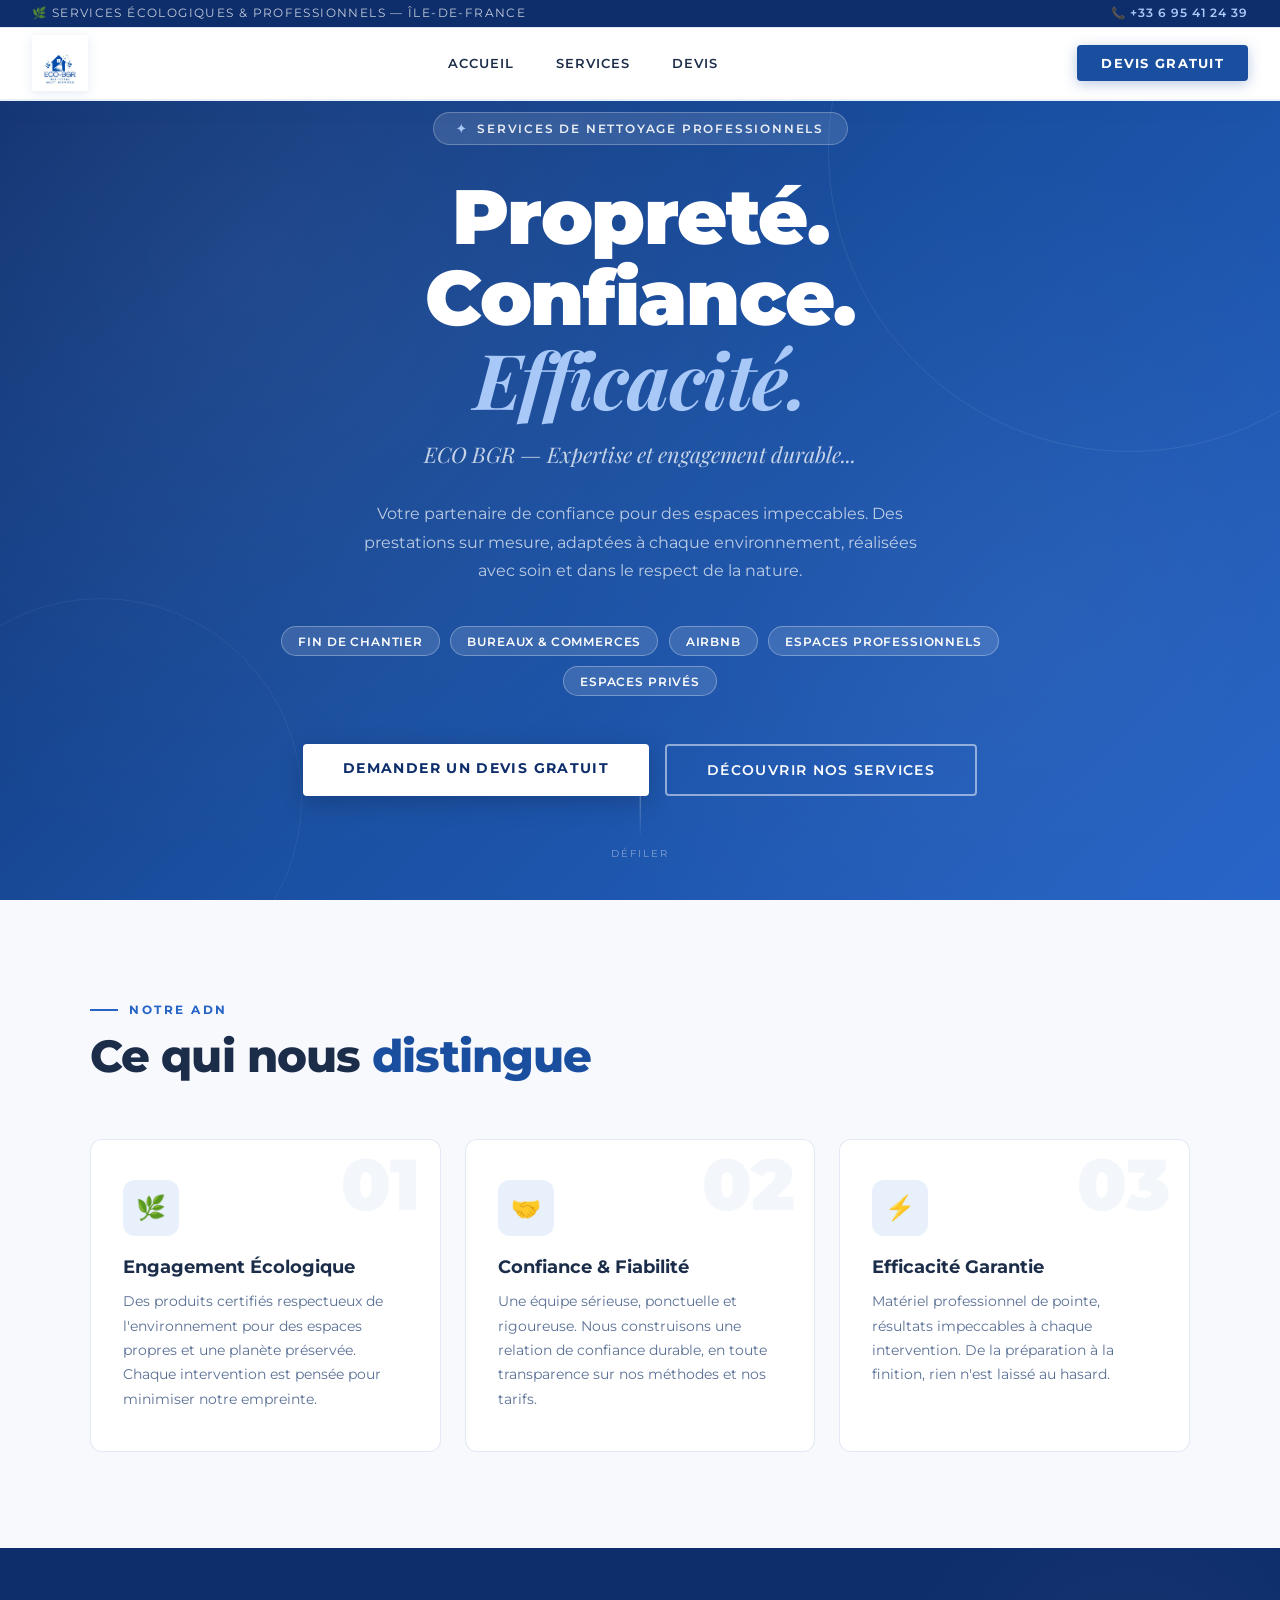
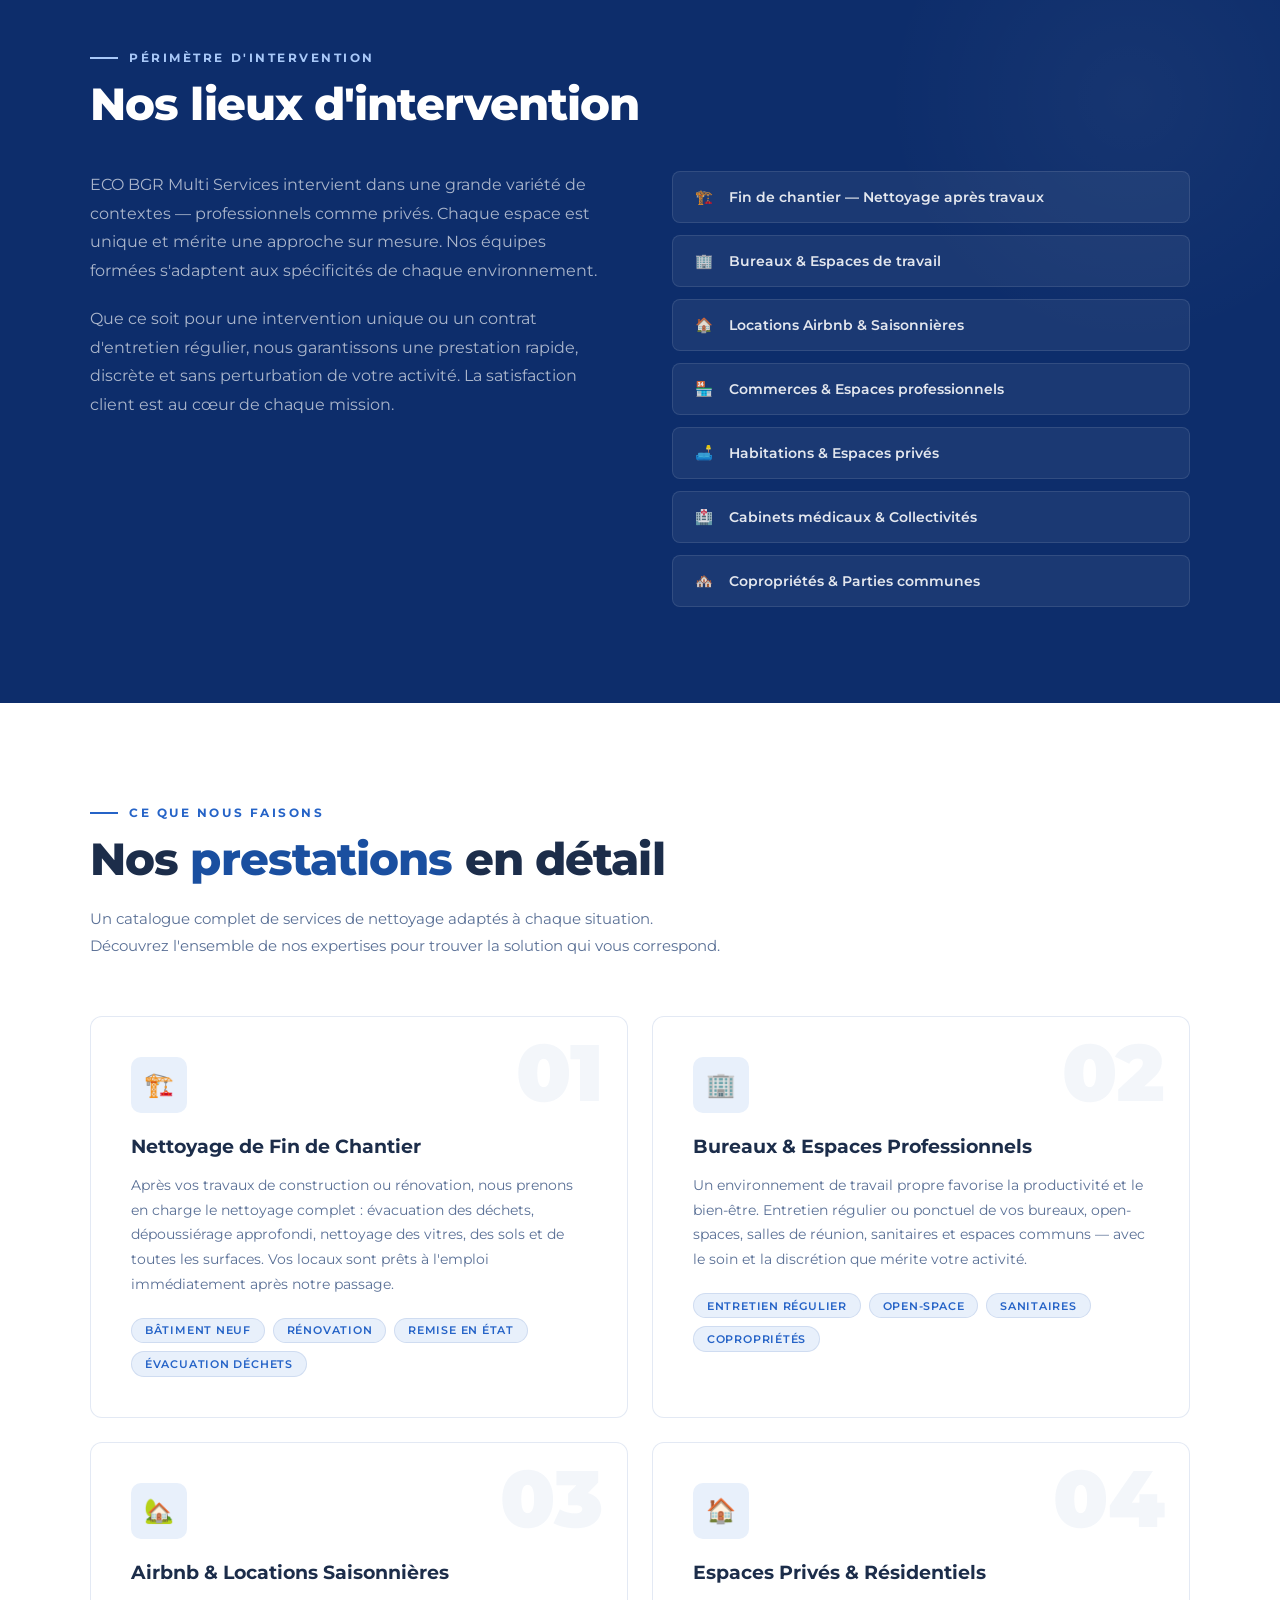
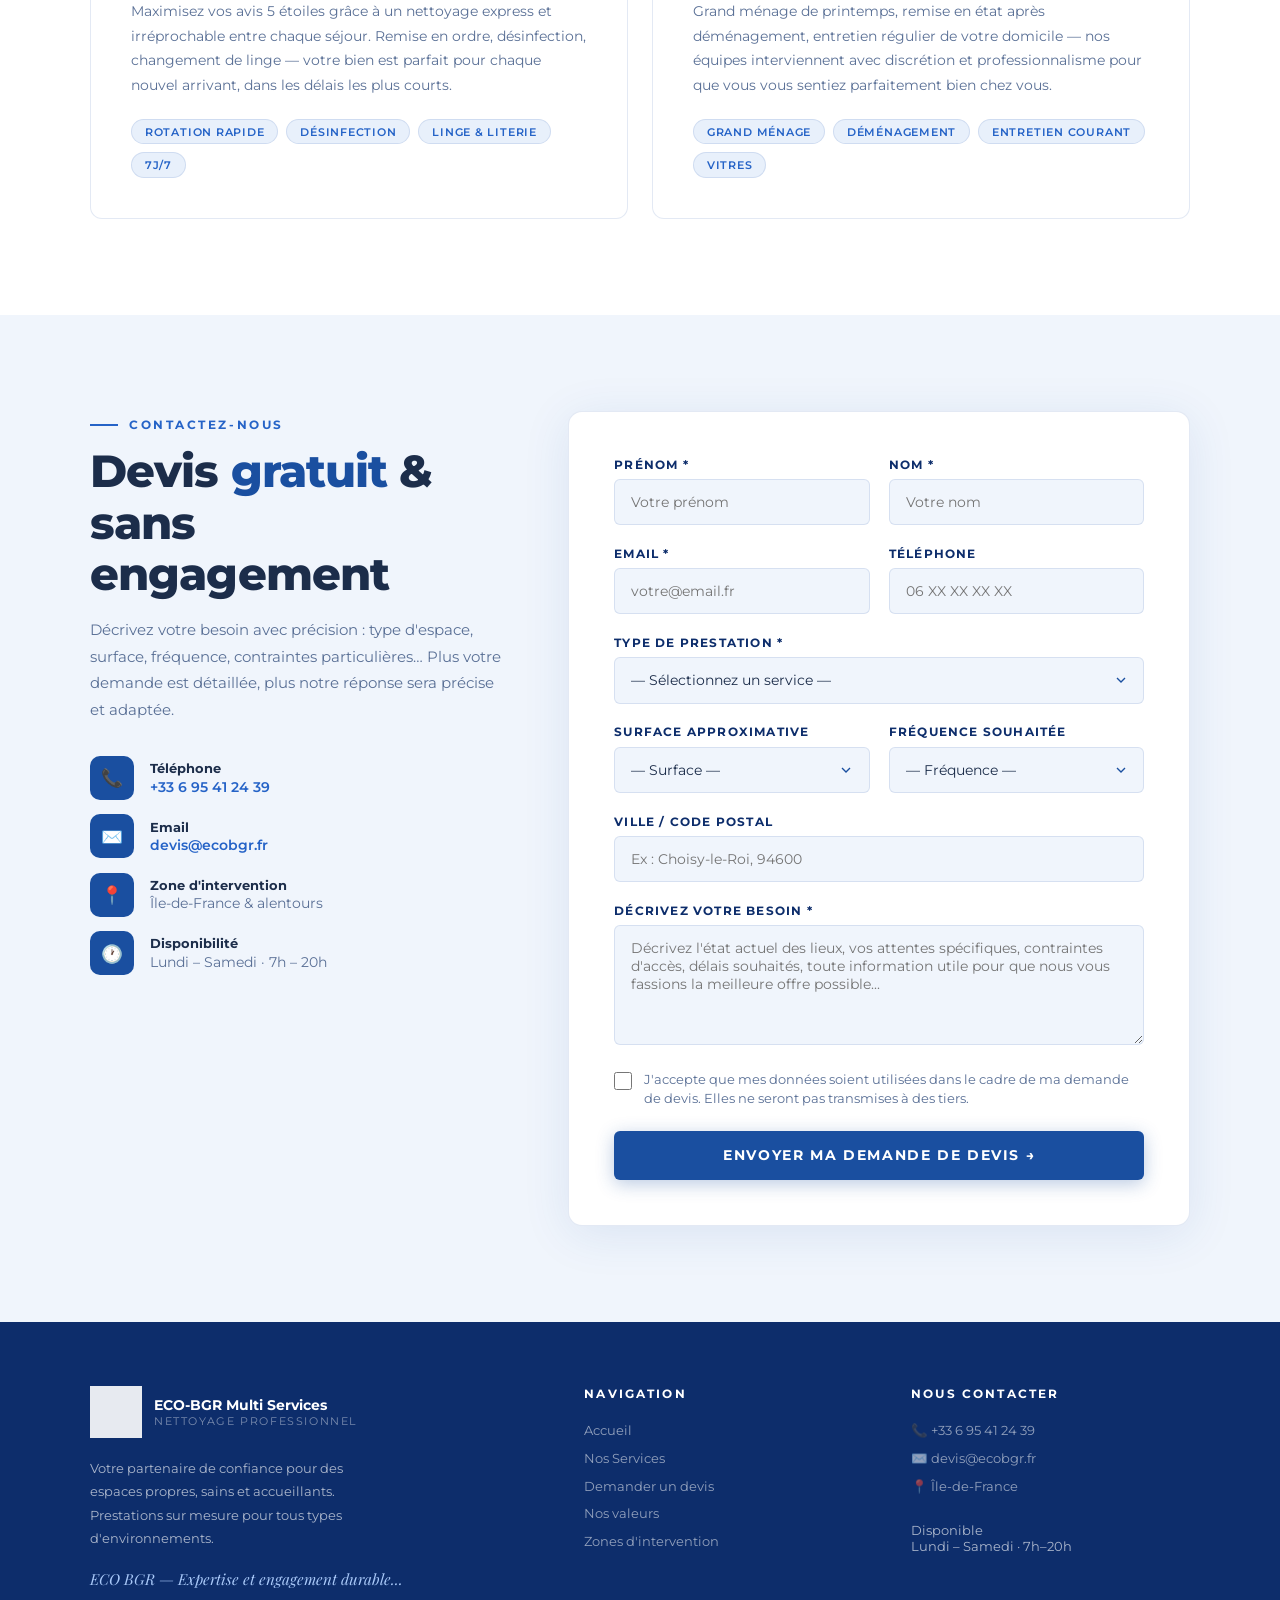
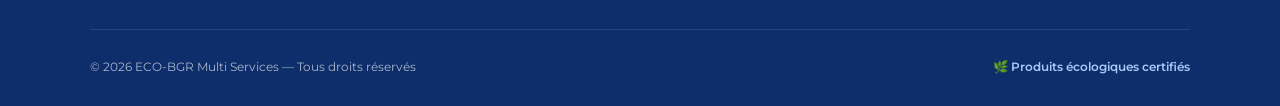
<file: ecobgr.html>
<!DOCTYPE html>
<html lang="fr">
<head>
  <meta charset="UTF-8"/>
  <meta name="viewport" content="width=device-width, initial-scale=1.0"/>
  <title>ECO-BGR Nettoyage Multi Services</title>
  <link rel="preconnect" href="https://fonts.googleapis.com"/>
  <link rel="preconnect" href="https://fonts.gstatic.com" crossorigin/>
  <link rel="preload" as="image" href="logo.jpeg"/>
  <link href="https://fonts.googleapis.com/css2?family=Montserrat:wght@400;600;700;800;900&family=Playfair+Display:ital,wght@0,700;1,400&display=swap" rel="stylesheet"/>
  <style>
    :root {
      --blue:       #1a4fa0;
      --blue-dark:  #0d2d6b;
      --blue-mid:   #2563c7;
      --blue-light: #4a90d9;
      --blue-pale:  #e8f0fb;
      --blue-ice:   #f0f5fc;
      --white:      #ffffff;
      --off-white:  #f7f9fd;
      --text:       #1c2d4a;
      --text-muted: #5a7096;
      --border:     rgba(26,79,160,0.12);
      --green-ok:   #0d6e3a;
      --green-pale: #e6f7ee;
    }
    * { margin:0; padding:0; box-sizing:border-box; }
    html { scroll-behavior:smooth; }
    body { font-family:"Montserrat",sans-serif; background:var(--white); color:var(--text); overflow-x:hidden; }

    /* ═══ HEADER ═══════════════════════════ */
    header {
      position:fixed; top:0; left:0; right:0; z-index:200;
      background:rgba(255,255,255,0.97);
      backdrop-filter:blur(12px);
      box-shadow:0 2px 20px rgba(26,79,160,0.1);
      border-bottom:2px solid var(--blue-pale);
    }
    .header-top {
      background:var(--blue-dark); padding:0.4rem 2rem;
      display:flex; justify-content:space-between; align-items:center;
    }
    .header-top span { color:rgba(255,255,255,0.75); font-size:0.72rem; letter-spacing:0.12em; text-transform:uppercase; }
    .header-top a { color:#a8c8f8; text-decoration:none; font-size:0.72rem; font-weight:600; letter-spacing:0.08em; transition:color .2s; }
    .header-top a:hover { color:#fff; }
    .nav-bar {
      background:#fff;
      display:grid; grid-template-columns:auto 1fr auto;
      align-items:center; padding:0 2rem;
      border-top:1px solid var(--border);
      min-height:72px;
    }
    .nav-logo img { height:56px; width:auto; display:block; object-fit:contain; filter:drop-shadow(0 2px 6px rgba(26,79,160,0.12)); }
    .nav-bar nav { display:flex; justify-content:center; gap:0.4rem; }
    .nav-bar nav a { text-decoration:none; color:var(--text); font-size:0.82rem; font-weight:600; letter-spacing:0.08em; text-transform:uppercase; padding:0.55rem 1.1rem; border-radius:4px; transition:all .25s; }
    .nav-bar nav a:hover { color:var(--blue-mid); background:var(--blue-pale); }
    .nav-cta { background:var(--blue); color:#fff !important; padding:0.65rem 1.5rem; border-radius:4px; text-decoration:none; font-size:0.8rem; font-weight:700; letter-spacing:0.1em; text-transform:uppercase; box-shadow:0 3px 14px rgba(26,79,160,0.3); transition:all .3s; white-space:nowrap; }
    .nav-cta:hover { background:var(--blue-dark) !important; transform:translateY(-1px); }

    /* ═══ HERO ═══════════════════════════════ */
    #accueil { min-height:100vh; background:linear-gradient(135deg,var(--blue-dark) 0%,var(--blue) 50%,var(--blue-mid) 100%); display:flex; align-items:center; justify-content:center; position:relative; overflow:hidden; padding-top:104px; }
    .hero-pattern { position:absolute; inset:0; background-image:radial-gradient(circle at 20% 30%,rgba(255,255,255,0.06) 0%,transparent 50%),radial-gradient(circle at 80% 70%,rgba(255,255,255,0.04) 0%,transparent 40%); }
    .hero-circles { position:absolute; inset:0; overflow:hidden; }
    .hero-circles::before { content:""; position:absolute; width:600px; height:600px; border:1px solid rgba(255,255,255,0.08); border-radius:50%; top:-150px; right:-150px; }
    .hero-circles::after { content:""; position:absolute; width:400px; height:400px; border:1px solid rgba(255,255,255,0.06); border-radius:50%; bottom:-100px; left:-100px; }
    .hero-content { position:relative; z-index:2; text-align:center; max-width:860px; padding:0 2rem; animation:heroIn .9s ease both; }
    @keyframes heroIn { from{opacity:0;transform:translateY(28px);}to{opacity:1;transform:translateY(0);} }
    .hero-badge { display:inline-flex; align-items:center; gap:0.6rem; background:rgba(255,255,255,0.12); border:1px solid rgba(255,255,255,0.25); border-radius:100px; padding:0.5rem 1.4rem; color:rgba(255,255,255,0.9); font-size:0.75rem; letter-spacing:0.15em; text-transform:uppercase; font-weight:600; margin-bottom:2rem; animation:heroIn .9s ease 0.1s both; }
    .hero-badge::before { content:"✦"; color:#a8c8f8; }
    .hero-title { font-size:clamp(2.5rem,6vw,4.8rem); font-weight:900; color:#fff; line-height:1.05; letter-spacing:-0.02em; margin-bottom:1rem; animation:heroIn .9s ease 0.15s both; }
    .hero-title .accent { color:#a8c8f8; font-style:italic; font-family:"Playfair Display",serif; font-weight:700; }
    .hero-slogan { font-family:"Playfair Display",serif; font-style:italic; font-size:clamp(1rem,2.2vw,1.35rem); color:rgba(255,255,255,0.75); margin-bottom:2rem; animation:heroIn .9s ease 0.2s both; }
    .hero-desc { font-size:1rem; color:rgba(255,255,255,0.7); line-height:1.8; max-width:580px; margin:0 auto 2.5rem; animation:heroIn .9s ease 0.25s both; }
    .hero-chips { display:flex; flex-wrap:wrap; gap:0.65rem; justify-content:center; margin-bottom:3rem; animation:heroIn .9s ease 0.3s both; }
    .chip { background:rgba(255,255,255,0.13); border:1px solid rgba(255,255,255,0.3); color:#fff; font-size:0.75rem; font-weight:600; letter-spacing:0.07em; padding:0.4rem 1rem; border-radius:100px; text-transform:uppercase; }
    .hero-btns { display:flex; gap:1rem; justify-content:center; flex-wrap:wrap; animation:heroIn .9s ease 0.35s both; }
    .btn-white { background:#fff; color:var(--blue-dark); padding:1rem 2.5rem; font-size:0.85rem; font-weight:700; letter-spacing:0.1em; text-transform:uppercase; text-decoration:none; border-radius:4px; box-shadow:0 6px 24px rgba(0,0,0,0.2); transition:all .3s; }
    .btn-white:hover { transform:translateY(-2px); box-shadow:0 10px 32px rgba(0,0,0,0.25); }
    .btn-ghost { border:2px solid rgba(255,255,255,0.5); color:#fff; padding:1rem 2.5rem; font-size:0.85rem; font-weight:600; letter-spacing:0.1em; text-transform:uppercase; text-decoration:none; border-radius:4px; transition:all .3s; }
    .btn-ghost:hover { background:rgba(255,255,255,0.1); border-color:#fff; transform:translateY(-2px); }
    .hero-scroll { position:absolute; bottom:2.5rem; left:50%; transform:translateX(-50%); display:flex; flex-direction:column; align-items:center; gap:0.5rem; color:rgba(255,255,255,0.45); font-size:0.65rem; letter-spacing:0.2em; text-transform:uppercase; animation:scrollBounce 2s ease infinite; }
    @keyframes scrollBounce { 0%,100%{transform:translateX(-50%) translateY(0);}50%{transform:translateX(-50%) translateY(7px);} }
    .scroll-bar { width:1px; height:44px; background:linear-gradient(to bottom,rgba(255,255,255,0.4),transparent); }

    /* ═══ SECTIONS BASE ═══════════════════ */
    section { padding:96px 2rem; }
    .container { max-width:1100px; margin:0 auto; }
    .section-eyebrow { display:inline-flex; align-items:center; gap:0.7rem; color:var(--blue-mid); font-size:0.72rem; font-weight:700; letter-spacing:0.22em; text-transform:uppercase; margin-bottom:0.9rem; }
    .section-eyebrow::before { content:""; width:28px; height:2px; background:var(--blue-mid); }
    .section-title { font-size:clamp(1.8rem,3.5vw,2.8rem); font-weight:800; line-height:1.15; color:var(--text); margin-bottom:1.2rem; letter-spacing:-0.02em; }
    .section-title .blue { color:var(--blue); }

    /* ═══ VALEURS ═════════════════════════ */
    #valeurs { background:var(--off-white); }
    .valeurs-header { max-width:600px; margin-bottom:3.5rem; }
    .valeurs-grid { display:grid; grid-template-columns:repeat(3,1fr); gap:1.5rem; }
    .valeur-card { background:var(--white); border:1px solid var(--border); border-radius:12px; padding:2.5rem 2rem; position:relative; overflow:hidden; transition:all .35s; }
    .valeur-card::before { content:""; position:absolute; top:0;left:0;right:0; height:4px; background:linear-gradient(90deg,var(--blue),var(--blue-light)); transform:scaleX(0); transition:transform .35s; }
    .valeur-card:hover { transform:translateY(-5px); box-shadow:0 16px 40px rgba(26,79,160,0.12); }
    .valeur-card:hover::before { transform:scaleX(1); }
    .valeur-num { font-size:4.5rem; font-weight:900; color:rgba(26,79,160,0.05); position:absolute; top:0.5rem;right:1.2rem; line-height:1; }
    .valeur-icon { width:56px;height:56px; background:var(--blue-pale); border-radius:12px; display:flex;align-items:center;justify-content:center; font-size:1.5rem; margin-bottom:1.2rem; }
    .valeur-title { font-size:1.15rem; font-weight:700; color:var(--text); margin-bottom:0.7rem; }
    .valeur-text { font-size:0.87rem; color:var(--text-muted); line-height:1.75; }

    /* ═══ ZONES ═══════════════════════════ */
    #zones { background:var(--blue-dark); position:relative; overflow:hidden; }
    #zones::before { content:""; position:absolute; width:500px;height:500px; background:radial-gradient(circle,rgba(255,255,255,0.04) 0%,transparent 70%); border-radius:50%; top:-100px;right:-100px; }
    #zones .section-eyebrow { color:#a8c8f8; }
    #zones .section-eyebrow::before { background:#a8c8f8; }
    #zones .section-title { color:#fff; }
    .zones-wrap { display:grid; grid-template-columns:1fr 1fr; gap:4rem; align-items:start; margin-top:2.5rem; }
    .zones-desc { font-size:0.97rem; color:rgba(255,255,255,0.65); line-height:1.85; }
    .zones-list { display:grid; gap:0.75rem; }
    .zone-row { display:flex; align-items:center; gap:1rem; background:rgba(255,255,255,0.06); border:1px solid rgba(255,255,255,0.1); border-radius:8px; padding:1rem 1.4rem; transition:all .3s; }
    .zone-row:hover { background:rgba(255,255,255,0.12); border-color:rgba(168,200,248,0.4); transform:translateX(6px); }
    .zone-icon { font-size:1.3rem; flex-shrink:0; }
    .zone-row span { font-size:0.9rem; font-weight:600; color:rgba(255,255,255,0.88); }

    /* ═══ SERVICES ════════════════════════ */
    #nos-services { background:#fff; }
    .services-intro { max-width:640px; margin-bottom:3.5rem; }
    .services-intro p { font-size:0.95rem; color:var(--text-muted); line-height:1.8; }
    .services-grid { display:grid; grid-template-columns:repeat(2,1fr); gap:1.5rem; }
    .service-card { border:1px solid var(--border); border-radius:12px; padding:2.5rem; position:relative; overflow:hidden; transition:all .4s; background:#fff; }
    .service-card:hover { background:var(--blue-dark); border-color:var(--blue-dark); transform:translateY(-4px); box-shadow:0 20px 48px rgba(13,45,107,0.2); }
    .service-card:hover .service-title, .service-card:hover .service-body { color:#fff; }
    .service-card:hover .service-num { color:rgba(255,255,255,0.06); }
    .service-card:hover .svc-icon { background:rgba(255,255,255,0.12); }
    .service-card:hover .stag { background:rgba(255,255,255,0.12); color:#a8c8f8; border-color:rgba(255,255,255,0.2); }
    .service-num { position:absolute; top:1rem;right:1.5rem; font-size:5rem; font-weight:900; color:rgba(26,79,160,0.05); line-height:1; transition:color .4s; }
    .svc-icon { width:56px;height:56px; background:var(--blue-pale); border-radius:10px; display:flex;align-items:center;justify-content:center; font-size:1.5rem; margin-bottom:1.3rem; transition:background .4s; }
    .service-title { font-size:1.2rem; font-weight:700; color:var(--text); margin-bottom:0.9rem; line-height:1.3; transition:color .4s; }
    .service-body { font-size:0.87rem; color:var(--text-muted); line-height:1.78; margin-bottom:1.3rem; transition:color .4s; }
    .service-tags { display:flex; flex-wrap:wrap; gap:0.5rem; }
    .stag { font-size:0.7rem; font-weight:600; letter-spacing:0.07em; text-transform:uppercase; padding:0.3rem 0.8rem; border-radius:100px; background:var(--blue-pale); color:var(--blue-mid); border:1px solid var(--border); transition:all .4s; }

    /* ═══ DEVIS ═══════════════════════════ */
    #devis { background:var(--blue-ice); }
    .devis-wrap { display:grid; grid-template-columns:1fr 1.5fr; gap:4rem; align-items:start; }
    .devis-left .section-title { margin-bottom:1rem; }
    .devis-left p { font-size:0.93rem; color:var(--text-muted); line-height:1.8; margin-bottom:2rem; }
    .contact-list { display:flex; flex-direction:column; gap:0.9rem; }
    .contact-row { display:flex; align-items:center; gap:1rem; font-size:0.87rem; color:var(--text-muted); }
    .c-icon { width:44px;height:44px; background:var(--blue); border-radius:10px; display:flex;align-items:center;justify-content:center; font-size:1.1rem; flex-shrink:0; }
    .contact-row strong { display:block; color:var(--text); font-size:0.8rem; font-weight:700; margin-bottom:0.15rem; }
    .contact-row a { color:var(--blue-mid); text-decoration:none; font-weight:600; }
    .devis-form { background:#fff; border-radius:14px; padding:2.8rem; box-shadow:0 8px 48px rgba(26,79,160,0.1); border:1px solid var(--border); }
    .form-row { display:grid; grid-template-columns:1fr 1fr; gap:1.2rem; }
    .fg { margin-bottom:1.3rem; }
    .fg label { display:block; font-size:0.75rem; font-weight:700; letter-spacing:0.1em; text-transform:uppercase; color:var(--blue-dark); margin-bottom:0.45rem; }
    .fg input,.fg select,.fg textarea { width:100%; padding:0.82rem 1rem; background:var(--blue-ice); border:1.5px solid var(--border); border-radius:6px; font-family:"Montserrat",sans-serif; font-size:0.88rem; color:var(--text); outline:none; transition:border-color .3s,background .3s; -webkit-appearance:none; }
    .fg input:focus,.fg select:focus,.fg textarea:focus { border-color:var(--blue); background:#fff; }
    .fg select { background-image:url("data:image/svg+xml,%3Csvg xmlns='http://www.w3.org/2000/svg' viewBox='0 0 24 24' fill='none' stroke='%231a4fa0' stroke-width='2'%3E%3Cpolyline points='6 9 12 15 18 9'/%3E%3C/svg%3E"); background-repeat:no-repeat; background-position:right 0.9rem center; background-size:16px; padding-right:2.4rem; cursor:pointer; }
    .fg textarea { resize:vertical; min-height:120px; }
    .form-check { display:flex; align-items:flex-start; gap:0.75rem; margin-bottom:1.4rem; }
    .form-check input { width:18px;height:18px;margin-top:2px;flex-shrink:0;accent-color:var(--blue); }
    .form-check label { font-size:0.8rem; color:var(--text-muted); line-height:1.5; }
    .submit-btn { width:100%; padding:1.05rem; background:var(--blue); color:#fff; border:none; border-radius:6px; font-family:"Montserrat",sans-serif; font-size:0.85rem; font-weight:700; letter-spacing:0.12em; text-transform:uppercase; cursor:pointer; transition:all .3s; box-shadow:0 4px 18px rgba(26,79,160,0.3); }
    .submit-btn:hover { background:var(--blue-dark); transform:translateY(-2px); box-shadow:0 8px 28px rgba(26,79,160,0.4); }
    .submit-btn:disabled { background:#94a3b8; cursor:not-allowed; transform:none; box-shadow:none; }

    /* ═══ POPUP CONFIRMATION ══════════════ */
    .popup-overlay {
      position:fixed; inset:0; z-index:9999;
      background:rgba(10,20,50,0.6);
      backdrop-filter:blur(6px);
      display:flex; align-items:center; justify-content:center;
      opacity:0; pointer-events:none;
      transition:opacity .35s ease;
    }
    .popup-overlay.active { opacity:1; pointer-events:all; }
    .popup-box {
      background:#fff;
      border-radius:20px;
      padding:3rem 2.8rem;
      max-width:480px; width:90%;
      text-align:center;
      box-shadow:0 30px 80px rgba(10,20,50,0.3);
      transform:translateY(30px) scale(0.95);
      transition:transform .4s cubic-bezier(0.34,1.56,0.64,1);
      position:relative;
    }
    .popup-overlay.active .popup-box { transform:translateY(0) scale(1); }
    .popup-icon {
      width:80px; height:80px;
      background:var(--green-pale);
      border-radius:50%;
      display:flex; align-items:center; justify-content:center;
      font-size:2.5rem;
      margin:0 auto 1.5rem;
      animation:popIn .5s cubic-bezier(0.34,1.56,0.64,1) both;
    }
    @keyframes popIn { from{transform:scale(0);}to{transform:scale(1);} }
    .popup-title { font-size:1.5rem; font-weight:800; color:var(--green-ok); margin-bottom:0.8rem; letter-spacing:-0.02em; }
    .popup-msg { font-size:0.92rem; color:var(--text-muted); line-height:1.75; margin-bottom:0.6rem; }
    .popup-detail { font-size:0.82rem; color:var(--text-muted); margin-bottom:2rem; }
    .popup-detail strong { color:var(--blue); }
    .popup-close {
      background:var(--blue); color:#fff;
      border:none; border-radius:8px;
      padding:0.85rem 2.5rem;
      font-family:"Montserrat",sans-serif;
      font-size:0.85rem; font-weight:700;
      letter-spacing:0.1em; text-transform:uppercase;
      cursor:pointer; transition:all .3s;
      box-shadow:0 4px 16px rgba(26,79,160,0.3);
    }
    .popup-close:hover { background:var(--blue-dark); transform:translateY(-1px); }
    .popup-x {
      position:absolute; top:1rem; right:1.2rem;
      background:none; border:none;
      font-size:1.4rem; color:#94a3b8;
      cursor:pointer; line-height:1;
      transition:color .2s;
    }
    .popup-x:hover { color:var(--text); }

    /* ═══ POPUP ERREUR ════════════════════ */
    .popup-box.error .popup-icon { background:#fff0f0; }
    .popup-box.error .popup-title { color:#c0392b; }

    /* ═══ LOADING SPINNER ════════════════ */
    .spinner {
      display:inline-block;
      width:18px; height:18px;
      border:2px solid rgba(255,255,255,0.4);
      border-top-color:#fff;
      border-radius:50%;
      animation:spin .7s linear infinite;
      vertical-align:middle;
      margin-right:0.5rem;
    }
    @keyframes spin { to{transform:rotate(360deg);} }

    /* ═══ FOOTER ══════════════════════════ */
    footer { background:var(--blue-dark); color:rgba(255,255,255,0.65); padding:4rem 2rem 2rem; }
    .footer-inner { max-width:1100px; margin:0 auto; }
    .footer-top { display:grid; grid-template-columns:1.6fr 1fr 1fr; gap:3rem; padding-bottom:2.5rem; border-bottom:1px solid rgba(255,255,255,0.1); }
    .footer-brand { display:flex; flex-direction:column; gap:1.2rem; }
    .footer-logo { display:flex; align-items:center; gap:0.75rem; }
    .footer-logo img { height:52px; width:auto; filter:brightness(0) invert(1) opacity(0.9); }
    .footer-logo-text { font-size:0.88rem; font-weight:700; color:#fff; line-height:1.3; }
    .footer-logo-sub { font-size:0.67rem; color:rgba(255,255,255,0.45); letter-spacing:0.15em; text-transform:uppercase; }
    .footer-desc { font-size:0.83rem; line-height:1.75; max-width:280px; }
    .footer-slogan { font-family:"Playfair Display",serif; font-style:italic; color:#a8c8f8; font-size:0.95rem; }
    .footer-col h4 { font-size:0.75rem; letter-spacing:0.18em; text-transform:uppercase; color:#fff; font-weight:700; margin-bottom:1.2rem; }
    .footer-col ul { list-style:none; }
    .footer-col li { margin-bottom:0.55rem; }
    .footer-col a { text-decoration:none; color:rgba(255,255,255,0.55); font-size:0.83rem; transition:color .25s; }
    .footer-col a:hover { color:#a8c8f8; }
    .footer-bottom { display:flex; justify-content:space-between; align-items:center; padding-top:1.8rem; font-size:0.77rem; }
    .eco-tag { display:flex; align-items:center; gap:0.5rem; color:#a8c8f8; font-size:0.77rem; font-weight:600; }

    /* ═══ SCROLL REVEAL ═══════════════════ */
    .reveal { opacity:0; transform:translateY(22px); transition:opacity .7s ease,transform .7s ease; }
    .reveal.visible { opacity:1; transform:translateY(0); }
    .d1{transition-delay:.08s;} .d2{transition-delay:.16s;} .d3{transition-delay:.24s;} .d4{transition-delay:.32s;}

    /* ═══ RESPONSIVE ══════════════════════ */
    @media(max-width:900px){
      .header-top{padding:0.4rem 1rem;flex-direction:column;gap:0.2rem;text-align:center;}
      .nav-bar{display:flex;flex-direction:column;align-items:center;padding:0.7rem 1rem;gap:0.5rem;min-height:unset;}
      .nav-logo img{height:44px;}
      .nav-bar nav{flex-wrap:wrap;justify-content:center;gap:0.25rem;}
      .nav-bar nav a{font-size:0.75rem;padding:0.4rem 0.7rem;}
      .nav-cta{font-size:0.75rem;padding:0.5rem 1.2rem;}
      #accueil{padding-top:160px;}
      .valeurs-grid{grid-template-columns:1fr;}
      .zones-wrap{grid-template-columns:1fr;gap:2rem;}
      .services-grid{grid-template-columns:1fr;}
      .devis-wrap{grid-template-columns:1fr;gap:2.5rem;}
      .form-row{grid-template-columns:1fr;}
      .footer-top{grid-template-columns:1fr;gap:2rem;}
      .footer-bottom{flex-direction:column;gap:.5rem;text-align:center;}
    }
  </style>
</head>
<body>

<!-- ══ POPUP CONFIRMATION ══ -->
<div class="popup-overlay" id="popupOverlay">
  <div class="popup-box" id="popupBox">
    <button class="popup-x" onclick="closePopup()">✕</button>
    <div class="popup-icon" id="popupIcon">✅</div>
    <h2 class="popup-title" id="popupTitle">Demande envoyée !</h2>
    <p class="popup-msg" id="popupMsg">
      Votre demande de devis a bien été transmise à notre équipe.
    </p>
    <p class="popup-detail" id="popupDetail">
      Un email de confirmation a été envoyé à <strong id="popupEmail"></strong>.<br/>
      Nous vous répondrons dans les <strong>24h</strong> ouvrées.
    </p>
    <button class="popup-close" onclick="closePopup()">Parfait, merci !</button>
  </div>
</div>

<!-- ══ HEADER ══ -->
<header>
  <div class="header-top">
    <span>🌿 Services Écologiques & Professionnels — Île-de-France</span>
    <a href="tel:+33695412439">📞 +33 6 95 41 24 39</a>
  </div>
  <div class="nav-bar">
    <a class="nav-logo" href="#accueil"><img src="logo.jpeg" alt="ECO-BGR"/></a>
    <nav>
      <a href="#accueil">Accueil</a>
      <a href="#nos-services">Services</a>
      <a href="#devis">Devis</a>
    </nav>
    <a href="#devis" class="nav-cta">Devis gratuit</a>
  </div>
</header>

<!-- ══ HERO ══ -->
<section id="accueil">
  <div class="hero-pattern"></div>
  <div class="hero-circles"></div>
  <div class="hero-content">
    <div class="hero-badge">Services de nettoyage professionnels</div>
    <h1 class="hero-title">Propreté. Confiance.<br><span class="accent">Efficacité.</span></h1>
    <p class="hero-slogan">ECO BGR — Expertise et engagement durable...</p>
    <p class="hero-desc">Votre partenaire de confiance pour des espaces impeccables. Des prestations sur mesure, adaptées à chaque environnement, réalisées avec soin et dans le respect de la nature.</p>
    <div class="hero-chips">
      <span class="chip">Fin de chantier</span>
      <span class="chip">Bureaux & Commerces</span>
      <span class="chip">Airbnb</span>
      <span class="chip">Espaces professionnels</span>
      <span class="chip">Espaces privés</span>
    </div>
    <div class="hero-btns">
      <a href="#devis" class="btn-white">Demander un devis gratuit</a>
      <a href="#nos-services" class="btn-ghost">Découvrir nos services</a>
    </div>
  </div>
  <div class="hero-scroll"><div class="scroll-bar"></div><span>Défiler</span></div>
</section>

<!-- ══ VALEURS ══ -->
<section id="valeurs">
  <div class="container">
    <div class="valeurs-header reveal">
      <div class="section-eyebrow">Notre ADN</div>
      <h2 class="section-title">Ce qui nous <span class="blue">distingue</span></h2>
    </div>
    <div class="valeurs-grid">
      <div class="valeur-card reveal d1"><div class="valeur-num">01</div><div class="valeur-icon">🌿</div><h3 class="valeur-title">Engagement Écologique</h3><p class="valeur-text">Des produits certifiés respectueux de l'environnement pour des espaces propres et une planète préservée. Chaque intervention est pensée pour minimiser notre empreinte.</p></div>
      <div class="valeur-card reveal d2"><div class="valeur-num">02</div><div class="valeur-icon">🤝</div><h3 class="valeur-title">Confiance & Fiabilité</h3><p class="valeur-text">Une équipe sérieuse, ponctuelle et rigoureuse. Nous construisons une relation de confiance durable, en toute transparence sur nos méthodes et nos tarifs.</p></div>
      <div class="valeur-card reveal d3"><div class="valeur-num">03</div><div class="valeur-icon">⚡</div><h3 class="valeur-title">Efficacité Garantie</h3><p class="valeur-text">Matériel professionnel de pointe, résultats impeccables à chaque intervention. De la préparation à la finition, rien n'est laissé au hasard.</p></div>
    </div>
  </div>
</section>

<!-- ══ ZONES ══ -->
<section id="zones">
  <div class="container">
    <div class="reveal">
      <div class="section-eyebrow">Périmètre d'intervention</div>
      <h2 class="section-title">Nos lieux d'intervention</h2>
    </div>
    <div class="zones-wrap">
      <div class="reveal d1">
        <p class="zones-desc">ECO BGR Multi Services intervient dans une grande variété de contextes — professionnels comme privés. Chaque espace est unique et mérite une approche sur mesure. Nos équipes formées s'adaptent aux spécificités de chaque environnement.</p>
        <br/>
        <p class="zones-desc">Que ce soit pour une intervention unique ou un contrat d'entretien régulier, nous garantissons une prestation rapide, discrète et sans perturbation de votre activité. La satisfaction client est au cœur de chaque mission.</p>
      </div>
      <div class="zones-list reveal d2">
        <div class="zone-row"><span class="zone-icon">🏗️</span><span>Fin de chantier — Nettoyage après travaux</span></div>
        <div class="zone-row"><span class="zone-icon">🏢</span><span>Bureaux & Espaces de travail</span></div>
        <div class="zone-row"><span class="zone-icon">🏠</span><span>Locations Airbnb & Saisonnières</span></div>
        <div class="zone-row"><span class="zone-icon">🏪</span><span>Commerces & Espaces professionnels</span></div>
        <div class="zone-row"><span class="zone-icon">🛋️</span><span>Habitations & Espaces privés</span></div>
        <div class="zone-row"><span class="zone-icon">🏥</span><span>Cabinets médicaux & Collectivités</span></div>
        <div class="zone-row"><span class="zone-icon">🏘️</span><span>Copropriétés & Parties communes</span></div>
      </div>
    </div>
  </div>
</section>

<!-- ══ SERVICES ══ -->
<section id="nos-services">
  <div class="container">
    <div class="services-intro reveal">
      <div class="section-eyebrow">Ce que nous faisons</div>
      <h2 class="section-title">Nos <span class="blue">prestations</span> en détail</h2>
      <p>Un catalogue complet de services de nettoyage adaptés à chaque situation. Découvrez l'ensemble de nos expertises pour trouver la solution qui vous correspond.</p>
    </div>
    <div class="services-grid">
      <div class="service-card reveal d1"><div class="service-num">01</div><div class="svc-icon">🏗️</div><h3 class="service-title">Nettoyage de Fin de Chantier</h3><p class="service-body">Après vos travaux de construction ou rénovation, nous prenons en charge le nettoyage complet : évacuation des déchets, dépoussiérage approfondi, nettoyage des vitres, des sols et de toutes les surfaces. Vos locaux sont prêts à l'emploi immédiatement après notre passage.</p><div class="service-tags"><span class="stag">Bâtiment neuf</span><span class="stag">Rénovation</span><span class="stag">Remise en état</span><span class="stag">Évacuation déchets</span></div></div>
      <div class="service-card reveal d2"><div class="service-num">02</div><div class="svc-icon">🏢</div><h3 class="service-title">Bureaux & Espaces Professionnels</h3><p class="service-body">Un environnement de travail propre favorise la productivité et le bien-être. Entretien régulier ou ponctuel de vos bureaux, open-spaces, salles de réunion, sanitaires et espaces communs — avec le soin et la discrétion que mérite votre activité.</p><div class="service-tags"><span class="stag">Entretien régulier</span><span class="stag">Open-space</span><span class="stag">Sanitaires</span><span class="stag">Copropriétés</span></div></div>
      <div class="service-card reveal d3"><div class="service-num">03</div><div class="svc-icon">🏡</div><h3 class="service-title">Airbnb & Locations Saisonnières</h3><p class="service-body">Maximisez vos avis 5 étoiles grâce à un nettoyage express et irréprochable entre chaque séjour. Remise en ordre, désinfection, changement de linge — votre bien est parfait pour chaque nouvel arrivant, dans les délais les plus courts.</p><div class="service-tags"><span class="stag">Rotation rapide</span><span class="stag">Désinfection</span><span class="stag">Linge & Literie</span><span class="stag">7j/7</span></div></div>
      <div class="service-card reveal d4"><div class="service-num">04</div><div class="svc-icon">🏠</div><h3 class="service-title">Espaces Privés & Résidentiels</h3><p class="service-body">Grand ménage de printemps, remise en état après déménagement, entretien régulier de votre domicile — nos équipes interviennent avec discrétion et professionnalisme pour que vous vous sentiez parfaitement bien chez vous.</p><div class="service-tags"><span class="stag">Grand ménage</span><span class="stag">Déménagement</span><span class="stag">Entretien courant</span><span class="stag">Vitres</span></div></div>
    </div>
  </div>
</section>

<!-- ══ DEVIS ══ -->
<section id="devis">
  <div class="container">
    <div class="devis-wrap">
      <div class="devis-left reveal">
        <div class="section-eyebrow">Contactez-nous</div>
        <h2 class="section-title">Devis <span class="blue">gratuit</span> & sans engagement</h2>
        <p>Décrivez votre besoin avec précision : type d'espace, surface, fréquence, contraintes particulières… Plus votre demande est détaillée, plus notre réponse sera précise et adaptée.</p>
        <div class="contact-list">
          <div class="contact-row"><div class="c-icon">📞</div><div><strong>Téléphone</strong><a href="tel:+33695412439">+33 6 95 41 24 39</a></div></div>
          <div class="contact-row"><div class="c-icon">✉️</div><div><strong>Email</strong><a href="mailto:devis@ecobgr.fr">devis@ecobgr.fr</a></div></div>
          <div class="contact-row"><div class="c-icon">📍</div><div><strong>Zone d'intervention</strong>Île-de-France & alentours</div></div>
          <div class="contact-row"><div class="c-icon">🕐</div><div><strong>Disponibilité</strong>Lundi – Samedi · 7h – 20h</div></div>
        </div>
      </div>
      <div class="devis-form reveal d2">
        <form id="devisForm" novalidate>
        <div class="form-row">
          <div class="fg"><label>Prénom *</label><input type="text" id="prenom" name="prenom" placeholder="Votre prénom" required/></div>
          <div class="fg"><label>Nom *</label><input type="text" id="nom" name="nom" placeholder="Votre nom" required/></div>
        </div>
        <div class="form-row">
          <div class="fg"><label>Email *</label><input type="email" id="email" name="email" placeholder="votre@email.fr" required/></div>
          <div class="fg"><label>Téléphone</label><input type="tel" id="tel" name="tel" placeholder="06 XX XX XX XX"/></div>
        </div>
        <div class="fg">
          <label>Type de prestation *</label>
          <select id="type" name="type" required>
            <option value="">— Sélectionnez un service —</option>
            <option value="Nettoyage fin de chantier">Nettoyage fin de chantier</option>
            <option value="Bureaux / Espaces professionnels">Bureaux / Espaces professionnels</option>
            <option value="Airbnb / Location saisonnière">Airbnb / Location saisonnière</option>
            <option value="Espace privé / Résidentiel">Espace privé / Résidentiel</option>
            <option value="Cabinet médical / Collectivité">Cabinet médical / Collectivité</option>
            <option value="Copropriété / Parties communes">Copropriété / Parties communes</option>
            <option value="Autre prestation">Autre prestation</option>
          </select>
        </div>
        <div class="form-row">
          <div class="fg">
            <label>Surface approximative</label>
            <select id="surface" name="surface"><option value="">— Surface —</option><option value="Moins de 50 m²">Moins de 50 m²</option><option value="50 – 100 m²">50 – 100 m²</option><option value="100 – 250 m²">100 – 250 m²</option><option value="250 – 500 m²">250 – 500 m²</option><option value="Plus de 500 m²">Plus de 500 m²</option></select>
          </div>
          <div class="fg">
            <label>Fréquence souhaitée</label>
            <select id="freq" name="freq"><option value="">— Fréquence —</option><option value="Intervention unique">Intervention unique</option><option value="Hebdomadaire">Hebdomadaire</option><option value="Bi-hebdomadaire">Bi-hebdomadaire</option><option value="Mensuel">Mensuel</option><option value="À définir ensemble">À définir ensemble</option></select>
          </div>
        </div>
        <div class="fg"><label>Ville / Code postal</label><input type="text" id="adresse" name="adresse" placeholder="Ex : Choisy-le-Roi, 94600"/></div>
        <div class="fg">
          <label>Décrivez votre besoin *</label>
          <textarea id="message" name="message" placeholder="Décrivez l'état actuel des lieux, vos attentes spécifiques, contraintes d'accès, délais souhaités, toute information utile pour que nous vous fassions la meilleure offre possible..." required></textarea>
        </div>
        <div class="form-check">
          <input type="checkbox" id="rgpd" name="rgpd" required/>
          <label for="rgpd">J'accepte que mes données soient utilisées dans le cadre de ma demande de devis. Elles ne seront pas transmises à des tiers.</label>
        </div>
        <button type="submit" class="submit-btn" id="submitBtn">
          Envoyer ma demande de devis →
        </button>
        </form>
      </div>
    </div>
  </div>
</section>

<!-- ══ FOOTER ══ -->
<footer>
  <div class="footer-inner">
    <div class="footer-top">
      <div class="footer-brand">
        <div class="footer-logo">
          <img src="logo.jpeg" alt="ECO-BGR"/>
          <div><div class="footer-logo-text">ECO-BGR Multi Services</div><div class="footer-logo-sub">Nettoyage Professionnel</div></div>
        </div>
        <p class="footer-desc">Votre partenaire de confiance pour des espaces propres, sains et accueillants. Prestations sur mesure pour tous types d'environnements.</p>
        <span class="footer-slogan">ECO BGR — Expertise et engagement durable...</span>
      </div>
      <div class="footer-col">
        <h4>Navigation</h4>
        <ul>
          <li><a href="#accueil">Accueil</a></li>
          <li><a href="#nos-services">Nos Services</a></li>
          <li><a href="#devis">Demander un devis</a></li>
          <li><a href="#valeurs">Nos valeurs</a></li>
          <li><a href="#zones">Zones d'intervention</a></li>
        </ul>
      </div>
      <div class="footer-col">
        <h4>Nous contacter</h4>
        <ul>
          <li><a href="tel:+33695412439">📞 +33 6 95 41 24 39</a></li>
          <li><a href="mailto:devis@ecobgr.fr">✉️ devis@ecobgr.fr</a></li>
          <li><a href="#zones">📍 Île-de-France</a></li>
        </ul>
        <br/>
        <p style="font-size:.82rem;">Disponible<br>Lundi – Samedi · 7h–20h</p>
      </div>
    </div>
    <div class="footer-bottom">
      <span>© 2026 ECO-BGR Multi Services — Tous droits réservés</span>
      <div class="eco-tag">🌿 Produits écologiques certifiés</div>
    </div>
  </div>
</footer>

<script>
  // ── Config envoi ─────────────────────────────────────────────────
  const DEVIS_ENDPOINT = "send_devis.php";

  // ── Popup helpers ────────────────────────────────────────────────
  function showPopup(success, emailAddr) {
    const overlay = document.getElementById("popupOverlay");
    const box     = document.getElementById("popupBox");
    const icon    = document.getElementById("popupIcon");
    const title   = document.getElementById("popupTitle");
    const msg     = document.getElementById("popupMsg");
    const detail  = document.getElementById("popupDetail");
    const pemail  = document.getElementById("popupEmail");

    if (success) {
      box.classList.remove("error");
      icon.textContent  = "✅";
      title.textContent = "Demande envoyée avec succès !";
      msg.textContent   = "Votre demande de devis a bien été transmise à notre équipe ECO-BGR.";
      pemail.textContent = emailAddr;
      detail.style.display = "block";
    } else {
      box.classList.add("error");
      icon.textContent  = "❌";
      title.style.color = "#c0392b";
      title.textContent = "Erreur d'envoi";
      msg.textContent   = "Une erreur est survenue. Veuillez réessayer ou nous contacter directement au +33 6 95 41 24 39.";
      detail.style.display = "none";
    }

    overlay.classList.add("active");
    document.body.style.overflow = "hidden";
  }

  function closePopup() {
    document.getElementById("popupOverlay").classList.remove("active");
    document.body.style.overflow = "";
  }

  // Fermer en cliquant sur le fond
  document.getElementById("popupOverlay").addEventListener("click", function(e) {
    if (e.target === this) closePopup();
  });

  // Fermer avec Échap
  document.addEventListener("keydown", e => { if(e.key === "Escape") closePopup(); });

  // ── Envoi du formulaire ──────────────────────────────────────────
  document.getElementById("devisForm").addEventListener("submit", async function(e) {
    e.preventDefault();

    // Lecture native depuis le <form> — plus fiable sur mobile
    const form    = e.target;
    const get     = name => (form.elements[name]?.value || "").trim();
    const rgpd    = form.elements["rgpd"]?.checked;

    const prenom  = get("prenom");
    const nom     = get("nom");
    const email   = get("email");
    const tel     = get("tel");
    const type    = get("type");
    const surface = get("surface");
    const freq    = get("freq");
    const adresse = get("adresse");
    const message = get("message");

    // Validation RGPD
    if (!rgpd) { alert("Merci d'accepter l'utilisation de vos données."); return; }

    // Afficher spinner
    const btn = document.getElementById("submitBtn");
    btn.disabled = true;
    btn.innerHTML = '<span class="spinner"></span>Envoi en cours...';

    // FormData avec noms attendus par send_devis.php
    const data = new FormData();
    data.append("nom",        (prenom + " " + nom).trim());
    data.append("email",      email);
    data.append("telephone",  tel     || "Non renseigné");
    data.append("service",    type    || "Non précisé");
    data.append("superficie", surface || "Non renseignée");
    data.append("frequence",  freq    || "Non renseignée");
    data.append("adresse",    adresse || "Non renseignée");
    data.append("message",    message);

    try {
      const res  = await fetch(DEVIS_ENDPOINT, { method: "POST", body: data });
      const json = await res.json();
      if (json.success) {
        btn.innerHTML = "✓ Demande envoyée";
        btn.style.background = "#0d6e3a";
        showPopup(true, email);
      } else {
        throw new Error(json.message || "Erreur serveur");
      }
    } catch (err) {
      console.error("Erreur envoi devis:", err);
      btn.disabled = false;
      btn.innerHTML = "Envoyer ma demande de devis →";
      showPopup(false, email);
    }
  });

  // ── Scroll reveal ────────────────────────────────────────────────
  const obs = new IntersectionObserver(entries => {
    entries.forEach(e => { if(e.isIntersecting){ e.target.classList.add("visible"); obs.unobserve(e.target); } });
  }, { threshold: 0.1 });
  document.querySelectorAll(".reveal").forEach(el => obs.observe(el));

  // ── Smooth scroll ────────────────────────────────────────────────
  document.querySelectorAll("a[href^=\"#\"]").forEach(a => {
    a.addEventListener("click", e => {
      e.preventDefault();
      const t = document.querySelector(a.getAttribute("href"));
      if(t) window.scrollTo({ top: t.getBoundingClientRect().top + scrollY - 130, behavior:"smooth" });
    });
  });
</script>
</body>
</html>
</file>
<file: assets/service-pages.css>
:root{--blue:#1a4fa0;--dark:#0d2d6b;--ink:#1c2d4a;--muted:#526887;--pale:#f0f5fc}*{box-sizing:border-box}html{scroll-behavior:smooth}body{margin:0;font-family:Montserrat,Arial,sans-serif;color:var(--ink);line-height:1.65}a{color:var(--blue)}.skip{position:absolute;top:-100px;left:1rem;background:#fff;padding:1rem;z-index:99}.skip:focus{top:0}.top{background:var(--dark);color:#fff;font-size:.85rem;padding:.4rem max(1rem,calc((100% - 1120px)/2))}.top a{color:white}.header{background:#fff;border-bottom:1px solid #dbe7f6;position:sticky;top:0;z-index:5}.nav{max-width:1120px;margin:auto;padding:.85rem 1rem;display:flex;align-items:center;justify-content:space-between;gap:1rem}.brand{display:flex;align-items:center;gap:.7rem;font-weight:800;color:var(--dark);text-decoration:none}.brand img{width:60px;height:60px;object-fit:contain}.navlinks{display:flex;gap:1rem;align-items:center;flex-wrap:wrap}.navlinks a{text-decoration:none;font-weight:600}.cta{display:inline-block;background:var(--blue);color:white!important;padding:.8rem 1.2rem;border-radius:8px;text-decoration:none;font-weight:700}.hero{background:linear-gradient(125deg,#0d2d6b,#1a4fa0);color:white;padding:4.5rem 1rem}.wrap{max-width:1120px;margin:auto}.crumb{font-size:.88rem;margin-bottom:1rem}.crumb a{color:inherit}.hero h1{font-size:clamp(2rem,4vw,3.15rem);line-height:1.2;max-width:820px;margin:.5rem 0 1.2rem}.hero p{max-width:760px;font-size:1.12rem}.hero .cta{background:#fff;color:var(--dark)!important}.section{padding:3.5rem 1rem}.section.alt{background:var(--pale)}h2{font-size:clamp(1.5rem,3vw,2.2rem);line-height:1.25;color:var(--dark)}.cols{display:grid;grid-template-columns:1fr 1fr;gap:2rem}.panel{background:#fff;border:1px solid #dbe7f6;border-radius:12px;padding:1.5rem}.panel li{margin:.7rem 0}.steps{counter-reset:step;list-style:none;padding:0}.steps li{padding:1rem 1rem 1rem 3.5rem;border-bottom:1px solid #dbe7f6;position:relative}.steps li:before{counter-increment:step;content:counter(step);position:absolute;left:.4rem;top:1rem;background:var(--blue);color:white;border-radius:50%;width:2rem;height:2rem;text-align:center;line-height:2rem}.faq details{border-bottom:1px solid #d5e2f3;padding:1rem 0}.faq summary{font-weight:700;cursor:pointer}.service-links{display:flex;gap:.7rem;flex-wrap:wrap}.service-links a{display:inline-block;border:1px solid #bcd0ed;background:#fff;border-radius:8px;padding:.55rem .8rem;text-decoration:none}.foot{background:var(--dark);color:#fff;padding:2rem 1rem}.foot a{color:#fff}.foot nav{display:flex;flex-wrap:wrap;gap:1rem}.foot small{display:block;margin-top:1.5rem;color:#d2dffa}@media(max-width:760px){.nav{align-items:flex-start;flex-direction:column}.navlinks{gap:.6rem;font-size:.88rem}.cols{grid-template-columns:1fr}.hero{padding:3rem 1rem}.brand img{width:48px;height:48px}}.cookie-dialog{position:fixed;z-index:100;bottom:1rem;left:1rem;right:1rem;margin:auto;max-width:690px;background:white;border:1px solid #afc6e7;border-radius:12px;box-shadow:0 10px 40px #0d2d6b44;padding:1.3rem;color:var(--ink)}.cookie-dialog[hidden]{display:none}.cookie-actions{display:flex;gap:.7rem}.cookie-actions button{cursor:pointer;border:1px solid var(--blue);border-radius:6px;padding:.7rem 1.2rem;background:#fff;color:var(--blue)}.cookie-actions #analytics-accept{background:var(--blue);color:#fff}.cookie-manage{display:block;color:white;background:transparent;border:0;text-decoration:underline;cursor:pointer;padding:.4rem 0;font:inherit}
/* ECOBGR-UX-03 : logo original seul et plus visible sur les pages services */
.nav{max-width:1240px;min-height:116px;padding:.45rem 1rem;gap:1.5rem}
.brand{display:flex;align-items:center;justify-content:center;flex:0 0 155px;width:155px;height:108px;overflow:hidden}
.brand img{display:block;width:155px;height:155px;max-width:none;object-fit:contain;flex-shrink:0}
.navlinks{justify-content:flex-end}
@media(max-width:760px){
.nav{min-height:0;flex-direction:row;flex-wrap:wrap;gap:.5rem;padding:.45rem .8rem}
.brand{flex:0 0 125px;width:125px;height:91px}
.brand img{width:125px;height:125px}
.navlinks{flex:1 1 260px;justify-content:flex-end;gap:.5rem;font-size:.86rem}
}
@media(max-width:460px){
.brand{flex-basis:105px;width:105px;height:78px}
.brand img{width:105px;height:105px}
.navlinks{flex:1 1 100%;justify-content:center}
.navlinks a{font-size:.8rem}
}

/* ECOBGR-UX-04 : logo original recadré (marges blanches intégrées supprimées). */
.nav{min-height:116px}
.brand{flex:0 0 165px;width:165px;height:112px;overflow:visible;justify-content:flex-start}
.brand img{display:block;width:150px;height:110px;max-width:100%;object-fit:contain;flex-shrink:0}
@media(max-width:760px){.brand{flex-basis:135px;width:135px;height:94px}.brand img{width:125px;height:92px}}
@media(max-width:460px){.brand{flex-basis:115px;width:115px;height:84px}.brand img{width:108px;height:82px}}
</file>
